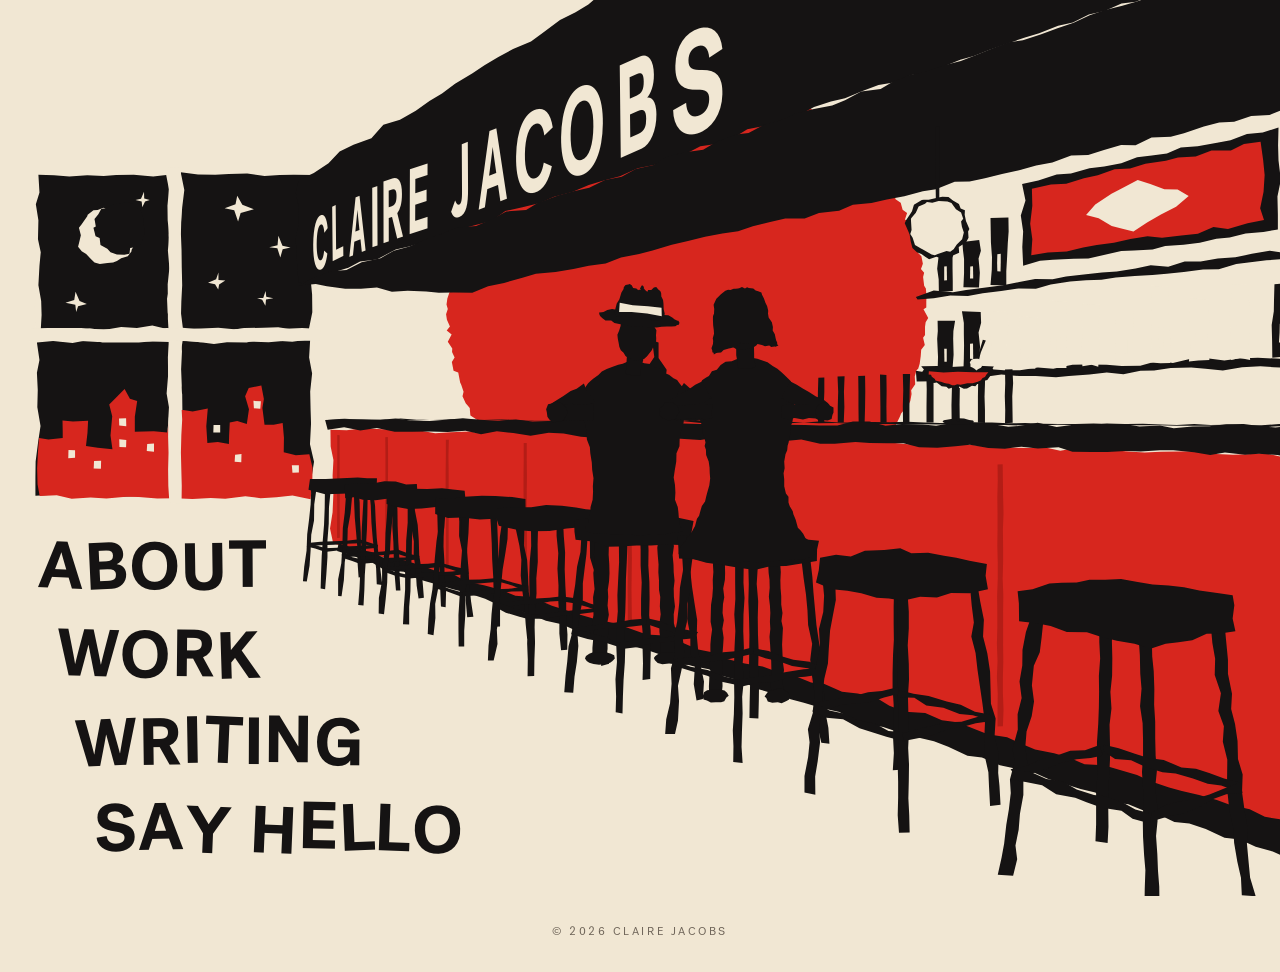
<file: index.html>
<!DOCTYPE html>
<html lang="en">
<head>
<meta charset="UTF-8">
<meta name="viewport" content="width=device-width, initial-scale=1.0">
<title>Claire Jacobs</title>
<meta name="description" content="Claire Jacobs — about me, my work, my writing, and how to get in touch.">
<link rel="icon" href="data:image/svg+xml,%3Csvg xmlns='http://www.w3.org/2000/svg' viewBox='0 0 100 100'%3E%3Ctext y='.9em' font-size='90'%3E%F0%9F%8D%B8%3C/text%3E%3C/svg%3E">
<link rel="stylesheet" href="style.css?v=10">
</head>
<body>

<h1 class="visually-hidden">Claire Jacobs</h1>

<main class="poster">
  <div class="stage">
    <nav class="menu" aria-label="Main">
      <ul>
        <li style="--i:0"><a class="menu-item" href="about.html"><span class="cut" aria-hidden="true"><span style="--r:2.5deg;--y:-0.010em">A</span><span style="--r:-2.7deg;--y:-0.002em">B</span><span style="--r:0.3deg;--y:-0.005em">O</span><span style="--r:-0.8deg;--y:0.017em">U</span><span style="--r:-0.3deg;--y:-0.027em">T</span></span><span class="visually-hidden">About</span></a></li>
        <li style="--i:1"><a class="menu-item" href="work.html"><span class="cut" aria-hidden="true"><span style="--r:1.6deg;--y:-0.018em">W</span><span style="--r:-1.1deg;--y:0.012em">O</span><span style="--r:0.6deg;--y:-0.006em">R</span><span style="--r:-1.8deg;--y:0.022em">K</span></span><span class="visually-hidden">Work</span></a></li>
        <li style="--i:2"><a class="menu-item" href="writing.html"><span class="cut" aria-hidden="true"><span style="--r:-2.6deg;--y:0.030em">W</span><span style="--r:-0.8deg;--y:0.009em">R</span><span style="--r:-1.0deg;--y:-0.021em">I</span><span style="--r:2.6deg;--y:-0.009em">T</span><span style="--r:0.2deg;--y:-0.005em">I</span><span style="--r:0.4deg;--y:-0.033em">N</span><span style="--r:0.4deg;--y:0.025em">G</span></span><span class="visually-hidden">Writing</span></a></li>
        <li style="--i:3"><a class="menu-item" href="contact.html"><span class="cut" aria-hidden="true"><span style="--r:-0.5deg;--y:-0.003em">S</span><span style="--r:-1.2deg;--y:-0.021em">A</span><span style="--r:2.4deg;--y:0.025em">Y</span><span class="sp"> </span><span style="--r:2.4deg;--y:0.028em">H</span><span style="--r:1.1deg;--y:-0.033em">E</span><span style="--r:-2.3deg;--y:-0.009em">L</span><span style="--r:2.1deg;--y:-0.005em">L</span><span style="--r:-2.6deg;--y:0.025em">O</span></span><span class="visually-hidden">Say hello</span></a></li>
      </ul>
    </nav>
  <svg class="room" viewBox="0 30 600 420" xmlns="http://www.w3.org/2000/svg" role="img" aria-label="A bar drawn in the style of a Saul Bass poster, with CLAIRE JACOBS painted on the canopy like a bar sign. A couple sits at the bar against a red sun, a night city shows through the window, and now and then a bartender comes out to shake a cocktail.">
    <g class="scene" aria-hidden="true"><rect width="600" height="450" fill="#f1e7d3"/><path d="M18.1 113.6L25.9 113.6L33.8 113.5L42.1 113.5L50.2 113.4L58.1 113.6L66.1 113.3L74.0 113.4L82.2 113.4L90.1 113.6L97.9 113.3L106.1 113.4L113.9 113.3L122.0 113.7L129.9 113.3L138.1 113.4L146.0 113.7L145.9 110.5L137.9 110.7L130.1 110.7L122.0 110.6L114.1 110.3L106.1 110.5L97.9 110.6L90.0 110.3L82.2 110.4L73.9 110.7L65.9 110.4L58.1 110.4L50.2 110.3L41.9 110.6L33.9 110.6L25.8 110.3L18.1 110.5Z" fill="#f1e7d3" fill-rule="evenodd"/><path d="M144.4 112.2L144.3 120.0L144.7 127.7L144.5 135.8L144.6 143.6L144.7 151.6L144.5 159.2L144.4 167.3L144.4 175.1L144.6 182.9L144.3 190.9L144.6 198.9L144.5 206.6L144.4 214.8L144.4 222.6L144.6 230.3L144.6 238.5L144.5 246.0L144.4 254.1L144.3 262.0L147.7 261.9L147.6 253.9L147.6 246.0L147.5 238.5L147.4 230.5L147.3 222.5L147.6 214.5L147.6 206.6L147.4 199.0L147.6 190.9L147.6 182.9L147.5 175.2L147.3 167.1L147.4 159.3L147.6 151.7L147.5 143.7L147.6 135.6L147.3 127.7L147.3 119.8L147.7 112.0Z" fill="#f1e7d3" fill-rule="evenodd"/><path d="M145.8 260.6L138.0 260.4L130.2 260.6L122.2 260.4L113.9 260.6L105.9 260.4L98.1 260.3L90.1 260.5L81.9 260.4L74.1 260.6L66.0 260.5L58.1 260.5L50.0 260.4L41.8 260.4L34.0 260.3L26.0 260.5L18.0 260.5L18.0 263.4L25.9 263.5L34.0 263.6L41.9 263.4L50.1 263.3L57.9 263.6L65.8 263.3L74.2 263.3L82.0 263.5L89.8 263.4L98.2 263.5L105.8 263.5L114.1 263.6L122.0 263.4L129.9 263.7L138.2 263.5L145.8 263.6Z" fill="#f1e7d3" fill-rule="evenodd"/><path d="M19.5 261.9L19.3 254.1L19.7 246.2L19.4 238.2L19.7 230.3L19.6 222.6L19.5 214.4L19.5 206.9L19.3 199.0L19.5 191.0L19.5 183.0L19.6 175.3L19.4 167.2L19.3 159.3L19.6 151.5L19.6 143.8L19.5 135.7L19.3 127.6L19.5 119.9L19.5 112.1L16.5 111.8L16.5 120.1L16.3 127.6L16.4 135.8L16.7 143.7L16.5 151.3L16.6 159.3L16.7 167.3L16.3 175.2L16.7 183.2L16.5 190.8L16.6 198.9L16.6 206.6L16.5 214.6L16.5 222.5L16.4 230.3L16.5 238.3L16.4 246.1L16.5 254.2L16.5 261.9Z" fill="#f1e7d3" fill-rule="evenodd"/><path d="M80.4 112.1L80.4 120.0L80.5 127.6L80.5 135.8L80.3 143.7L80.5 151.6L80.5 159.3L80.6 167.3L80.4 175.0L80.3 183.0L80.6 190.9L80.6 198.6L80.6 206.6L80.5 214.7L80.5 222.4L80.4 230.5L80.5 238.4L80.4 246.1L80.4 254.1L80.7 262.1L83.5 262.1L83.7 254.0L83.4 246.2L83.3 238.3L83.3 230.2L83.6 222.7L83.5 214.6L83.7 206.6L83.4 198.9L83.4 191.0L83.4 182.9L83.7 175.2L83.6 167.4L83.5 159.4L83.4 151.4L83.6 143.8L83.7 135.5L83.6 127.6L83.3 120.0L83.7 112.1Z" fill="#f1e7d3" fill-rule="evenodd"/><path d="M18.0 188.5L26.0 188.5L34.2 188.3L41.9 188.5L50.2 188.4L58.1 188.7L65.8 188.6L74.1 188.6L82.0 188.4L89.9 188.5L97.9 188.5L106.1 188.4L114.1 188.4L122.1 188.6L130.0 188.4L137.9 188.3L146.1 188.7L145.8 185.7L137.9 185.5L129.9 185.5L122.0 185.3L113.8 185.3L105.9 185.5L97.9 185.5L90.0 185.7L81.9 185.7L74.1 185.7L66.0 185.5L58.0 185.7L49.9 185.7L41.9 185.4L33.9 185.4L26.0 185.3L18.0 185.5Z" fill="#f1e7d3" fill-rule="evenodd"/><path d="M18.0 111.9L25.3 112.1L32.5 112.7L40.9 112.2L48.6 112.5L54.5 112.0L62.7 111.9L71.8 112.7L77.9 112.0L79.2 118.7L78.5 126.5L78.6 133.2L79.3 140.3L78.7 147.4L79.3 154.5L79.8 162.1L78.3 170.0L78.6 176.5L80.2 184.7L71.4 182.6L64.2 183.8L56.8 183.3L48.6 184.7L42.1 184.0L34.1 184.9L26.7 184.2L19.1 184.7L19.5 177.7L19.3 171.1L18.0 163.7L18.5 154.6L19.1 148.2L17.8 142.2L18.0 133.2L16.8 125.8L18.5 120.2Z" fill="#151313" fill-rule="evenodd"/><path d="M84.7 110.7L92.8 111.8L100.9 111.9L107.3 111.6L115.9 111.3L124.0 112.5L131.1 112.0L137.7 111.9L147.1 112.0L145.4 120.0L145.4 128.8L145.2 136.2L145.4 144.3L145.9 153.0L145.5 159.9L146.3 168.1L146.4 176.4L144.6 185.1L137.2 184.4L130.4 183.4L123.4 183.6L114.5 183.8L106.5 184.9L98.9 184.8L92.0 184.3L85.7 183.6L84.6 174.8L84.7 168.0L85.0 159.0L83.9 152.1L84.2 144.8L84.8 134.6L85.4 127.3L86.4 119.1Z" fill="#151313" fill-rule="evenodd"/><path d="M17.3 190.6L24.9 189.8L34.0 190.8L42.1 189.2L48.0 190.6L56.2 190.5L65.1 190.5L71.5 190.0L79.3 190.3L78.7 197.4L78.8 205.9L78.1 214.5L79.5 222.6L78.6 230.9L78.5 238.9L78.1 245.9L79.4 255.3L79.5 262.8L70.2 261.6L63.9 262.5L54.7 263.0L48.2 262.0L41.2 262.1L32.1 260.8L24.5 261.9L16.6 262.4L16.6 253.9L16.7 246.3L17.9 237.0L19.0 229.7L17.5 220.9L17.7 212.8L17.3 204.7L18.5 198.7Z" fill="#151313" fill-rule="evenodd"/><path d="M85.6 189.9L91.3 190.1L100.3 191.2L106.4 190.4L115.6 190.5L122.4 189.0L131.4 189.8L137.0 190.2L145.4 189.0L144.9 197.6L146.3 205.1L145.4 213.5L145.6 222.4L145.8 228.5L145.3 238.3L147.2 246.5L145.9 254.6L147.5 260.9L138.7 261.4L131.8 260.7L123.0 262.4L115.6 261.3L107.2 262.7L100.1 261.9L94.2 263.3L84.7 262.9L86.0 253.8L85.6 247.3L85.0 238.8L84.4 230.7L85.5 222.8L85.4 214.8L83.9 206.0L84.1 199.5Z" fill="#151313" fill-rule="evenodd"/><path d="M62.0 142.0L63.7 143.7L61.7 147.1L61.6 147.9L59.9 150.1L56.8 151.1L54.8 152.4L53.0 153.0L50.4 153.3L46.8 153.7L44.3 153.0L42.6 151.4L40.4 149.1L38.3 147.8L36.6 145.7L37.3 142.9L37.9 140.3L37.0 136.7L38.2 135.2L40.9 131.4L41.1 130.7L43.8 128.5L45.8 128.4L48.4 127.4L51.2 128.4L53.9 128.9L57.0 130.0L57.9 131.8L61.4 132.6L62.3 135.4L62.2 137.5Z" fill="#f1e7d3" fill-rule="evenodd"/><path d="M67.4 135.6L67.9 138.4L67.3 141.3L65.9 144.8L64.0 145.8L61.0 146.3L60.7 149.0L58.3 149.4L54.8 149.3L51.8 148.2L50.3 146.6L47.1 144.9L46.7 141.6L44.8 140.7L43.8 136.8L44.9 136.2L44.3 132.7L46.1 130.4L47.5 127.8L49.1 127.7L53.0 125.9L54.4 125.5L56.3 125.6L59.1 124.7L62.9 125.6L64.7 127.9L65.7 128.4L67.0 130.5L67.1 134.6Z" fill="#151313" fill-rule="evenodd"/><path d="M111.2 121.8L113.6 126.0L119.0 128.1L112.8 129.9L111.6 133.8L109.8 128.6L105.3 127.6L110.4 125.7Z" fill="#f1e7d3" fill-rule="evenodd"/><path d="M130.5 140.5L132.4 145.2L136.2 146.0L132.5 146.8L131.4 150.7L130.0 146.4L126.2 145.9L130.1 145.0Z" fill="#f1e7d3" fill-rule="evenodd"/><path d="M102.4 157.7L102.4 161.2L105.6 161.5L102.7 163.4L102.3 165.7L100.8 163.2L97.5 162.5L101.3 160.9Z" fill="#f1e7d3" fill-rule="evenodd"/><path d="M35.4 166.7L37.3 171.1L40.7 172.5L36.6 173.5L35.7 176.3L35.3 172.8L30.7 171.9L34.8 170.6Z" fill="#f1e7d3" fill-rule="evenodd"/><path d="M124.5 166.4L124.8 169.1L128.1 169.8L124.7 170.4L124.4 173.3L122.9 170.5L120.5 169.7L123.4 169.7Z" fill="#f1e7d3" fill-rule="evenodd"/><path d="M67.5 119.9L67.6 123.0L70.2 123.8L68.0 124.4L66.7 127.1L66.4 124.4L63.5 123.7L66.1 123.2Z" fill="#f1e7d3" fill-rule="evenodd"/><path d="M18.6 262.5L17.6 257.0L17.4 249.5L17.8 241.9L18.3 235.3L22.7 236.0L29.4 235.3L29.4 232.5L29.3 227.1L34.2 227.6L41.3 227.2L41.0 233.0L40.3 239.1L45.8 239.9L52.7 240.6L51.8 234.1L52.6 225.1L51.2 219.6L54.0 216.8L58.4 212.4L60.9 216.9L64.3 218.0L63.2 225.4L63.2 232.4L72.1 232.2L78.4 232.7L79.4 226.8L79.7 222.3L85.9 222.2L90.3 222.9L97.4 221.5L96.7 229.8L97.2 237.7L102.1 237.2L107.3 238.1L107.4 234.1L107.7 228.0L111.2 227.3L115.7 228.8L116.7 221.8L114.9 215.7L116.6 211.9L122.5 210.7L123.7 217.0L123.0 221.2L124.0 229.1L128.3 229.1L132.5 228.3L133.1 235.2L133.0 242.0L138.7 243.4L145.0 242.9L146.5 249.2L146.4 255.4L145.6 264.0L137.1 262.3L129.6 263.1L122.2 263.5L115.0 262.6L105.6 263.8L98.8 263.4L90.2 263.9L82.3 263.6L73.7 263.7L65.1 263.0L59.0 262.8L49.9 263.7L42.5 263.2L33.6 263.8L26.6 262.2Z" fill="#d7261e" fill-rule="evenodd"/><path d="M32.1 240.9L35.2 241.0L35.2 244.6L32.0 244.8Z" fill="#f1e7d3" fill-rule="evenodd"/><path d="M44.1 246.1L47.4 246.0L47.3 249.7L43.9 249.6Z" fill="#f1e7d3" fill-rule="evenodd"/><path d="M55.8 226.2L59.1 226.1L59.2 229.8L55.9 229.5Z" fill="#f1e7d3" fill-rule="evenodd"/><path d="M55.9 235.9L59.2 236.2L59.1 239.6L56.0 239.5Z" fill="#f1e7d3" fill-rule="evenodd"/><path d="M69.0 238.1L72.2 237.9L72.2 241.8L68.8 241.4Z" fill="#f1e7d3" fill-rule="evenodd"/><path d="M100.1 229.2L103.2 229.2L103.2 232.7L100.0 232.7Z" fill="#f1e7d3" fill-rule="evenodd"/><path d="M110.2 243.2L113.2 242.8L113.1 246.7L110.0 246.4Z" fill="#f1e7d3" fill-rule="evenodd"/><path d="M118.8 217.9L122.3 218.1L122.0 221.6L119.0 221.4Z" fill="#f1e7d3" fill-rule="evenodd"/><path d="M136.8 248.1L140.1 248.1L140.1 251.5L137.1 251.6Z" fill="#f1e7d3" fill-rule="evenodd"/><path d="M78.9 108.3L84.7 108.4L85.0 115.9L85.2 123.9L85.0 131.6L84.8 139.7L85.1 147.2L85.2 155.4L85.4 163.7L85.0 171.5L84.8 179.5L84.6 186.6L85.3 194.7L84.9 203.1L85.2 210.7L85.0 218.7L85.4 226.8L85.0 234.0L84.8 242.2L85.0 250.3L85.2 257.7L85.1 266.4L79.4 265.7L78.9 257.8L78.8 250.1L79.0 242.2L78.8 234.7L78.9 226.2L79.3 219.0L78.8 210.8L78.8 202.9L79.0 195.0L79.1 186.6L78.7 179.5L78.7 171.6L78.6 163.3L79.4 155.6L79.3 147.3L79.0 140.0L79.3 131.8L79.2 124.0L79.1 116.0Z" fill="#f1e7d3" fill-rule="evenodd"/><path d="M14.1 184.0L22.4 183.8L30.1 183.8L38.0 183.8L45.8 184.3L53.8 184.3L61.8 184.4L70.1 184.3L78.2 183.8L86.1 184.1L94.2 184.0L102.3 183.6L109.7 184.3L117.8 183.9L126.1 184.1L133.8 184.1L141.6 183.8L150.4 184.2L149.9 189.7L142.2 189.7L134.0 189.7L125.9 190.4L118.2 190.2L109.6 190.0L102.2 189.9L93.8 190.4L86.3 189.7L77.8 190.0L69.9 190.1L62.0 189.7L53.6 189.6L45.9 190.3L37.9 189.9L29.8 190.0L22.1 189.6L13.7 190.0Z" fill="#f1e7d3" fill-rule="evenodd"/><path d="M432.9 175.0L435.1 179.1L433.9 181.0L433.6 183.2L433.6 187.0L432.7 188.3L433.5 191.7L431.8 193.9L431.6 196.9L431.1 200.5L430.4 202.8L429.6 203.6L428.8 206.5L429.0 210.1L427.1 212.9L427.3 214.7L426.7 218.0L425.6 220.3L425.0 220.7L422.4 223.8L421.8 225.3L419.8 229.4L419.2 230.9L418.2 234.3L417.3 236.0L415.1 237.4L413.1 239.1L413.4 241.6L410.2 244.4L408.9 245.1L408.0 249.2L406.0 250.9L404.5 253.1L401.5 254.1L400.8 256.8L399.7 258.5L396.9 260.5L395.8 261.3L393.4 261.7L390.7 264.1L389.1 266.2L387.0 268.7L384.4 269.8L381.9 270.8L380.4 272.0L377.2 272.6L374.2 273.4L374.0 276.5L371.0 275.8L368.6 278.2L366.4 280.2L363.0 281.1L361.4 281.7L358.9 282.6L355.3 283.8L353.6 283.6L350.3 283.9L347.9 285.5L346.8 285.9L343.8 287.1L341.1 286.9L339.3 286.8L335.1 287.4L333.8 288.3L329.8 287.8L327.8 287.9L324.5 287.4L322.5 287.9L319.3 286.8L316.7 286.8L313.9 288.6L313.3 286.6L308.9 287.1L307.0 287.5L304.1 286.3L302.5 286.7L300.0 285.7L297.4 284.9L294.3 284.0L291.7 284.4L288.2 282.5L287.4 283.0L284.8 281.3L281.4 281.5L278.7 279.2L276.8 279.3L274.3 278.5L272.3 276.1L269.4 275.2L267.0 274.7L265.4 273.7L263.8 271.2L260.7 270.3L259.6 268.5L256.8 266.1L254.8 265.0L252.6 264.5L250.0 261.6L247.4 260.8L246.9 259.7L244.0 256.2L241.6 255.5L241.7 253.7L239.7 252.2L236.6 250.3L235.1 247.3L233.7 245.7L232.9 243.4L231.3 241.3L229.5 238.3L228.6 236.6L225.6 234.9L225.0 232.3L223.9 230.8L223.6 226.8L220.5 224.8L220.3 222.7L220.2 221.3L218.3 219.0L216.8 215.7L217.3 213.6L216.2 210.4L215.7 209.3L214.8 204.6L212.6 203.8L211.8 199.7L213.1 197.6L211.9 195.0L212.0 193.4L209.9 190.2L211.7 186.8L209.4 184.9L210.9 183.0L209.5 179.9L209.1 177.3L209.9 174.8L209.3 172.7L209.7 169.9L211.1 165.8L209.9 164.7L211.8 161.1L212.1 159.4L211.3 155.5L211.3 155.0L213.2 150.8L213.4 147.8L214.1 146.1L215.4 143.0L216.1 140.5L215.8 138.1L218.1 135.3L217.1 134.9L220.2 131.4L220.5 129.6L220.7 126.8L221.6 124.6L224.3 122.9L224.1 120.0L226.2 116.5L228.8 114.8L228.5 112.7L230.4 111.7L233.1 109.7L234.5 107.3L236.4 105.1L237.7 103.2L238.5 100.6L241.1 98.5L242.0 97.0L244.7 95.6L246.2 93.9L247.7 92.2L250.3 89.8L252.1 89.0L253.5 86.8L256.6 85.5L258.9 82.7L260.6 83.2L263.5 80.8L265.7 79.0L268.6 77.1L270.4 76.8L271.5 75.7L273.9 75.4L278.0 73.6L280.3 71.7L281.7 70.7L283.1 71.0L287.2 69.1L288.0 68.9L292.0 67.8L294.3 68.5L296.2 67.0L299.7 65.9L300.9 66.1L303.5 65.5L306.9 65.4L310.3 65.2L312.4 65.1L314.9 64.8L317.7 64.4L320.3 64.4L323.3 64.5L326.1 64.9L328.3 64.4L329.7 63.8L334.2 63.9L336.6 63.8L338.9 65.2L341.6 65.1L342.7 65.7L346.5 66.9L348.2 66.3L350.7 68.9L352.7 67.8L355.5 69.9L357.4 70.6L359.9 72.1L363.5 73.1L366.2 72.7L368.9 73.5L370.4 75.5L373.6 76.4L375.9 77.2L377.9 78.2L378.9 79.9L381.5 82.1L383.5 82.5L385.5 84.0L389.6 86.8L390.8 88.0L393.5 88.0L394.0 90.1L396.5 92.4L397.8 94.2L400.2 95.0L401.2 98.3L404.0 99.4L404.8 101.7L408.2 104.6L409.4 106.3L412.0 108.9L412.1 110.8L414.7 112.8L416.4 114.7L417.3 116.0L417.8 119.4L419.2 121.5L419.8 123.4L422.2 125.0L423.1 128.3L425.2 129.8L424.2 132.9L426.2 134.1L426.2 137.3L427.3 140.4L429.4 143.2L430.3 145.7L430.3 148.5L431.9 150.1L432.6 153.6L431.7 156.1L433.2 157.8L432.7 159.9L433.2 164.0L434.0 165.2L434.3 168.7L434.2 171.3L434.2 174.1Z" fill="#d7261e" fill-rule="evenodd"/><path d="M812.0 189.2L805.9 188.1L796.8 189.8L789.7 189.6L780.9 190.9L774.2 189.4L765.5 190.0L757.3 190.8L749.3 191.0L741.6 191.8L734.0 191.0L724.5 193.1L716.3 193.3L708.9 193.3L701.0 194.0L692.7 192.8L685.3 194.2L676.5 195.4L668.4 194.9L661.5 194.2L654.2 196.3L645.9 194.6L636.8 196.2L628.9 195.9L621.4 195.9L612.7 197.0L606.1 198.4L598.0 198.1L589.6 197.7L580.8 198.0L573.9 199.0L566.7 198.1L557.2 198.4L549.8 200.2L542.9 199.1L534.5 201.5L525.8 201.6L518.7 201.0L508.9 200.9L502.7 201.0L493.7 202.8L486.5 202.3L478.1 203.5L470.6 203.5L461.6 202.8L455.2 204.6L445.9 204.2L438.5 205.3L429.3 203.8L429.7 208.8L439.0 208.7L446.8 207.2L453.8 206.8L461.2 206.7L469.4 205.6L477.7 206.3L485.5 206.2L495.0 206.8L501.0 206.3L510.7 205.5L518.8 204.6L526.6 205.4L534.6 203.8L541.0 203.7L548.8 202.5L558.4 202.3L565.1 202.9L573.2 203.7L582.2 202.1L590.8 201.7L597.1 202.1L605.6 202.6L614.3 200.2L622.4 202.0L630.2 199.6L637.5 199.8L645.5 199.1L652.7 200.6L660.6 198.7L669.6 200.2L677.3 199.9L686.4 198.3L692.2 197.3L701.2 199.2L710.1 197.8L717.3 198.0L725.9 197.0L732.2 197.4L740.4 195.9L749.1 196.5L756.0 195.5L766.2 196.0L773.7 196.4L781.5 195.1L789.8 194.9L797.6 194.4L804.0 195.1L812.1 193.2Z" fill="#151313" fill-rule="evenodd"/><path d="M787.2 142.6L796.2 142.2L795.8 147.4L795.8 151.7L797.2 159.0L798.3 166.8L797.5 174.9L798.0 181.6L797.8 189.3L791.1 190.2L785.2 189.9L785.5 182.3L786.2 175.2L785.2 167.6L785.7 160.0L788.6 152.8L787.9 147.5Z" fill="#151313" fill-rule="evenodd"/><path d="M788.1 168.4L795.2 168.4L794.7 174.2L794.9 180.0L788.4 180.1L788.9 174.5Z" fill="#f1e7d3" fill-rule="evenodd"/><path d="M754.0 152.7L761.7 152.4L761.2 159.5L764.2 165.9L764.0 172.7L763.3 178.9L763.1 185.5L763.9 190.7L758.1 191.3L751.8 191.2L751.9 184.2L751.8 178.4L751.4 171.9L752.1 166.5L753.7 159.3Z" fill="#151313" fill-rule="evenodd"/><path d="M755.2 173.5L760.6 173.2L760.6 178.4L760.6 183.4L754.9 183.6L755.0 178.2Z" fill="#f1e7d3" fill-rule="evenodd"/><path d="M722.5 145.2L731.0 145.2L731.4 149.3L730.2 154.3L731.9 161.4L732.3 168.8L732.6 177.9L732.7 185.5L731.8 192.5L726.4 192.8L721.4 191.5L720.5 185.5L721.5 177.5L721.5 169.5L721.7 162.3L722.7 154.7L723.2 150.1Z" fill="#151313" fill-rule="evenodd"/><path d="M723.8 170.9L729.8 170.9L729.3 176.8L729.8 182.8L724.0 182.7L724.1 176.8Z" fill="#f1e7d3" fill-rule="evenodd"/><path d="M693.7 160.5L702.6 160.0L702.1 166.4L703.2 172.4L703.5 180.1L703.9 186.8L703.7 193.4L698.4 194.0L692.4 192.9L692.1 187.0L692.6 179.8L693.2 172.3L693.7 167.0Z" fill="#151313" fill-rule="evenodd"/><path d="M695.5 177.9L700.4 178.4L700.2 182.4L700.5 186.6L695.5 186.9L695.2 182.3Z" fill="#f1e7d3" fill-rule="evenodd"/><path d="M667.4 157.9L674.9 157.4L675.5 164.4L676.3 170.5L676.8 179.3L676.6 186.7L676.0 194.6L671.7 194.3L666.6 194.7L665.6 186.8L666.5 179.4L666.7 171.3L666.6 164.8Z" fill="#151313" fill-rule="evenodd"/><path d="M669.1 177.7L673.3 177.2L673.7 182.2L673.3 187.2L668.7 187.4L668.8 182.4Z" fill="#f1e7d3" fill-rule="evenodd"/><path d="M642.8 156.3L650.7 155.7L650.2 164.4L652.0 170.0L651.2 176.9L650.8 183.1L652.0 189.1L651.6 195.3L646.7 195.3L640.8 195.1L641.0 189.6L641.3 183.0L640.8 177.0L641.7 170.2L641.9 163.7Z" fill="#151313" fill-rule="evenodd"/><path d="M644.3 177.6L648.2 177.5L648.7 182.6L648.5 188.0L644.3 188.0L644.4 182.3Z" fill="#f1e7d3" fill-rule="evenodd"/><path d="M618.5 166.4L627.4 165.5L627.8 171.5L628.7 177.5L628.7 183.0L627.5 190.0L628.4 196.7L623.2 196.6L618.2 196.8L618.5 190.4L618.5 183.5L618.1 176.6L619.8 172.0Z" fill="#151313" fill-rule="evenodd"/><path d="M621.0 182.6L625.3 182.3L625.0 186.2L625.1 190.4L621.1 190.5L621.2 186.7Z" fill="#f1e7d3" fill-rule="evenodd"/><path d="M597.4 163.2L606.0 162.4L605.5 169.6L605.6 175.9L605.7 183.1L605.8 190.3L605.6 198.1L601.3 197.2L596.4 197.7L596.3 189.8L596.1 182.3L597.1 175.9L597.2 170.4Z" fill="#151313" fill-rule="evenodd"/><path d="M599.9 181.7L603.1 181.7L603.0 185.9L603.3 190.5L599.5 190.5L599.8 186.0Z" fill="#f1e7d3" fill-rule="evenodd"/><path d="M577.5 163.3L585.3 163.5L585.4 170.8L586.2 175.9L585.7 183.5L585.4 191.5L586.0 198.7L581.2 197.8L577.1 198.7L576.3 191.2L576.9 183.4L576.2 175.8L577.1 171.2Z" fill="#f1e7d3" fill-rule="evenodd"/><path d="M579.7 182.3L582.8 182.5L582.7 186.9L582.7 191.6L579.6 191.7L579.6 187.0Z" fill="#f1e7d3" fill-rule="evenodd"/><path d="M558.2 169.6L566.4 170.5L566.6 176.3L566.9 180.7L566.1 187.4L566.7 193.0L566.9 198.8L561.7 199.0L557.3 199.4L557.9 193.2L557.8 186.8L557.5 180.0L557.7 175.5Z" fill="#f1e7d3" fill-rule="evenodd"/><path d="M560.4 185.7L563.6 185.7L563.4 193.4L560.6 193.4Z" fill="#f1e7d3" fill-rule="evenodd"/><path d="M539.8 163.9L547.7 164.5L547.9 171.1L547.9 176.9L548.4 185.1L548.9 192.9L548.5 200.1L544.0 200.3L539.4 199.9L539.9 191.8L540.0 184.8L539.9 176.7L539.5 171.0Z" fill="#f1e7d3" fill-rule="evenodd"/><path d="M542.8 183.4L545.6 183.5L545.4 188.0L545.3 192.7L542.6 192.9L542.9 188.3Z" fill="#f1e7d3" fill-rule="evenodd"/><path d="M522.8 174.9L531.2 174.8L531.5 180.4L531.4 184.8L531.0 189.8L531.4 195.0L531.8 200.6L527.5 200.9L522.9 200.2L522.7 195.6L523.0 189.9L523.3 184.7L522.8 180.5Z" fill="#f1e7d3" fill-rule="evenodd"/><path d="M526.1 189.0L528.5 188.9L528.5 195.8L526.1 195.5Z" fill="#f1e7d3" fill-rule="evenodd"/><path d="M507.4 172.4L515.5 172.8L515.2 178.6L514.9 182.9L515.2 188.8L515.4 194.9L514.8 201.9L511.7 201.0L507.4 201.7L506.7 195.0L507.2 188.9L507.6 183.5L506.7 178.3Z" fill="#f1e7d3" fill-rule="evenodd"/><path d="M510.1 188.1L512.4 188.1L512.4 195.8L510.0 195.5Z" fill="#f1e7d3" fill-rule="evenodd"/><path d="M492.2 171.0L499.9 171.4L500.1 177.0L500.6 181.9L500.0 188.5L499.8 195.7L499.9 202.5L492.6 202.5L492.1 195.1L492.3 188.6L492.2 182.8L491.7 177.4Z" fill="#f1e7d3" fill-rule="evenodd"/><path d="M495.3 187.7L497.2 187.7L497.1 191.8L497.3 195.8L495.2 196.0L495.2 191.7Z" fill="#f1e7d3" fill-rule="evenodd"/><path d="M478.1 178.3L486.3 178.9L485.6 183.6L485.8 187.3L486.3 194.7L485.3 202.9L478.3 202.5L478.5 194.5L477.5 186.6L477.5 183.4Z" fill="#f1e7d3" fill-rule="evenodd"/><path d="M480.9 191.5L482.7 191.5L482.8 197.7L480.9 197.9Z" fill="#f1e7d3" fill-rule="evenodd"/><path d="M464.3 175.9L472.0 176.2L472.7 180.8L472.4 185.9L471.6 192.0L472.4 197.3L471.6 202.9L464.3 202.9L464.6 197.3L464.6 191.6L464.3 185.7L464.4 181.7Z" fill="#f1e7d3" fill-rule="evenodd"/><path d="M467.5 190.6L469.2 190.5L469.1 197.6L467.6 197.7Z" fill="#f1e7d3" fill-rule="evenodd"/><path d="M450.9 175.9L459.7 176.2L459.9 181.3L458.7 185.9L459.4 192.4L459.0 198.4L459.2 203.4L451.6 203.7L451.8 197.9L451.9 191.8L451.8 186.5L451.8 181.4Z" fill="#151313" fill-rule="evenodd"/><path d="M454.7 191.1L456.1 191.0L456.2 198.3L454.7 198.2Z" fill="#f1e7d3" fill-rule="evenodd"/><path d="M439.5 180.3L447.7 180.4L446.9 185.2L446.8 188.8L447.0 196.3L446.4 203.9L439.5 204.4L439.7 197.4L439.3 188.8L439.6 185.1Z" fill="#151313" fill-rule="evenodd"/><path d="M442.6 193.5L443.8 193.5L443.8 199.6L442.7 199.6Z" fill="#f1e7d3" fill-rule="evenodd"/><path d="M813.2 123.0L804.7 123.5L796.5 122.7L789.4 125.3L782.0 125.6L772.9 127.0L765.0 126.9L758.8 129.7L750.0 129.6L743.3 130.7L735.1 131.7L726.5 132.1L719.0 133.4L711.5 134.0L702.5 135.2L695.0 135.8L688.1 137.3L680.7 137.3L672.8 138.7L664.0 139.8L657.6 139.9L648.4 140.9L640.1 143.0L632.8 144.4L624.8 145.3L618.8 144.7L609.4 146.7L601.1 148.4L595.1 147.5L586.8 149.0L579.1 150.6L570.8 151.2L562.8 152.6L555.3 152.6L547.6 155.0L539.4 154.3L532.3 155.9L523.5 157.3L516.5 157.7L508.0 158.7L499.7 159.6L493.4 160.9L485.2 160.8L477.8 162.2L470.1 163.7L461.2 164.9L452.9 165.9L446.7 167.0L437.7 166.2L429.3 169.2L430.1 170.4L437.7 169.8L445.5 168.5L453.7 168.7L460.7 167.5L469.3 166.4L477.6 165.2L485.6 165.4L492.5 163.4L501.6 162.0L509.1 161.4L516.3 161.1L523.0 160.1L531.9 159.4L540.2 158.9L546.9 158.3L554.9 157.5L563.9 156.3L571.3 156.2L579.5 153.7L586.1 152.9L593.7 152.0L602.6 151.4L610.2 150.3L618.4 149.0L625.4 149.9L633.7 148.4L642.0 146.0L648.4 147.3L656.8 146.2L663.9 143.5L672.2 144.7L680.5 141.7L687.3 142.1L695.9 139.8L704.4 139.8L710.5 138.0L718.5 138.0L727.9 136.2L735.6 136.1L741.6 136.1L751.3 134.3L757.2 134.1L767.1 133.0L775.0 130.9L782.2 131.1L788.8 129.6L796.3 129.7L804.2 129.5L813.3 127.9Z" fill="#151313" fill-rule="evenodd"/><path d="M786.9 87.6L795.7 87.8L795.5 94.0L798.2 100.3L797.7 108.8L798.1 116.2L798.2 124.0L790.9 123.8L785.2 124.8L785.1 116.1L784.8 108.8L785.7 100.3L787.9 95.2Z" fill="#151313" fill-rule="evenodd"/><path d="M788.9 107.1L794.5 107.4L794.6 111.9L795.0 117.4L788.5 116.7L788.8 112.6Z" fill="#f1e7d3" fill-rule="evenodd"/><path d="M753.6 87.3L761.4 86.7L762.0 91.3L761.3 95.5L763.7 101.5L763.7 108.0L763.4 114.7L763.6 121.1L763.2 128.6L757.5 128.4L752.1 129.0L752.3 122.4L752.2 114.8L751.9 108.6L751.8 101.2L754.4 95.2L754.1 91.7Z" fill="#151313" fill-rule="evenodd"/><path d="M754.8 109.1L761.3 109.6L760.5 115.1L761.2 120.6L754.9 120.7L754.7 115.3Z" fill="#f1e7d3" fill-rule="evenodd"/><path d="M723.4 88.9L730.7 87.5L731.6 92.5L731.2 96.4L731.8 104.7L731.7 111.6L732.5 117.4L732.9 125.2L733.2 132.9L726.3 133.0L721.0 132.6L721.6 125.5L721.1 118.3L721.8 110.9L720.9 104.4L722.7 97.1L722.0 91.8Z" fill="#151313" fill-rule="evenodd"/><path d="M723.7 112.2L729.4 111.8L729.3 117.5L729.6 123.2L724.4 123.2L724.1 118.1Z" fill="#f1e7d3" fill-rule="evenodd"/><path d="M693.9 100.8L702.5 101.0L702.1 108.7L704.0 114.1L703.6 120.7L703.9 128.9L703.0 136.4L698.6 135.5L692.6 136.1L692.6 127.9L692.4 121.2L691.7 113.6L693.9 108.3Z" fill="#151313" fill-rule="evenodd"/><path d="M695.4 120.0L700.5 119.7L700.1 124.2L700.2 129.2L695.8 128.8L695.3 124.8Z" fill="#f1e7d3" fill-rule="evenodd"/><path d="M667.0 100.5L674.9 100.3L675.4 108.4L676.2 115.0L677.2 120.0L677.0 126.1L676.1 132.9L676.2 139.0L670.6 138.4L665.9 138.7L666.2 132.2L665.7 126.7L665.6 121.3L666.6 114.8L666.9 108.9Z" fill="#151313" fill-rule="evenodd"/><path d="M668.8 121.5L673.5 121.1L673.5 126.5L673.4 131.5L668.7 131.3L669.1 126.1Z" fill="#f1e7d3" fill-rule="evenodd"/><path d="M642.8 104.1L649.8 103.4L650.4 111.8L651.0 118.1L652.0 123.1L652.1 129.3L651.3 135.3L651.5 141.5L646.4 141.9L640.6 142.7L641.1 136.2L640.7 129.2L641.0 124.3L641.4 116.9L642.2 111.6Z" fill="#151313" fill-rule="evenodd"/><path d="M644.0 124.7L648.3 124.3L648.4 129.2L648.6 134.5L644.3 134.6L644.1 129.5Z" fill="#f1e7d3" fill-rule="evenodd"/><path d="M619.4 112.5L627.1 112.2L626.5 118.7L627.5 124.4L628.6 130.5L628.1 137.5L628.5 144.4L622.5 144.6L618.5 144.9L618.5 137.6L617.6 131.0L617.9 124.5L618.9 119.7Z" fill="#151313" fill-rule="evenodd"/><path d="M621.1 129.9L624.9 130.1L624.9 134.0L625.0 138.5L621.2 138.4L621.0 134.0Z" fill="#f1e7d3" fill-rule="evenodd"/><path d="M464.3 132.2L472.7 132.0L472.8 138.5L472.4 144.0L472.1 150.2L471.7 157.2L471.7 163.8L464.3 163.6L464.9 156.5L465.0 150.6L464.5 143.7L464.4 138.0Z" fill="#151313" fill-rule="evenodd"/><path d="M467.5 149.2L469.1 149.0L469.1 153.2L469.0 157.3L467.5 157.1L467.4 153.2Z" fill="#f1e7d3" fill-rule="evenodd"/><path d="M451.1 143.4L459.0 142.5L459.8 147.5L458.7 151.2L459.3 157.8L458.9 164.8L451.6 164.7L451.9 158.0L451.9 151.4L451.4 147.3Z" fill="#151313" fill-rule="evenodd"/><path d="M454.8 154.9L456.1 154.8L456.2 160.5L454.7 160.6Z" fill="#f1e7d3" fill-rule="evenodd"/><path d="M439.7 141.5L447.1 141.8L447.6 146.7L446.5 150.8L446.5 155.8L446.6 161.5L446.6 166.4L440.1 166.9L440.0 160.9L439.3 156.0L440.0 149.9L439.3 145.8Z" fill="#151313" fill-rule="evenodd"/><path d="M442.6 154.9L443.8 154.8L443.9 161.4L442.6 161.5Z" fill="#f1e7d3" fill-rule="evenodd"/><path d="M599.3 89.8L591.9 92.1L584.5 92.8L576.8 95.7L570.5 96.9L561.4 98.5L553.5 99.1L547.0 102.0L539.9 102.9L533.0 103.7L525.6 106.5L517.6 108.0L510.7 108.9L502.0 111.3L495.3 111.8L486.7 114.6L479.1 116.3L480.7 124.0L478.5 131.0L479.6 138.5L479.2 145.8L479.6 154.6L487.5 152.2L493.5 151.7L503.2 151.3L510.2 151.2L517.4 149.5L525.6 147.7L531.5 147.4L540.3 146.9L546.2 145.3L554.8 144.7L562.4 143.8L570.2 141.9L576.4 141.3L583.9 139.5L592.2 138.7L599.0 137.6L599.0 130.5L598.8 122.1L600.4 114.3L599.3 105.2L599.1 98.2Z" fill="#151313" fill-rule="evenodd"/><path d="M590.9 96.5L583.1 97.5L577.0 100.5L567.9 100.6L560.5 103.4L552.2 103.8L546.5 105.3L536.9 106.8L529.7 109.0L522.5 109.3L514.6 112.1L508.1 113.5L499.8 116.1L492.6 116.5L483.7 118.5L483.9 126.5L482.9 134.9L483.9 142.1L483.4 149.7L491.1 148.4L500.0 147.9L507.7 146.0L514.1 144.8L522.1 143.8L529.9 142.0L537.9 140.8L544.7 141.4L553.7 140.4L561.5 139.6L568.8 136.4L575.6 137.4L584.8 134.6L592.5 133.1L590.7 127.6L592.3 119.9L592.8 112.0L592.1 105.0Z" fill="#d7261e" fill-rule="evenodd"/><path d="M531.3 138.5L526.6 137.4L521.1 135.9L515.0 132.3L509.1 130.8L513.4 125.9L521.0 120.8L525.3 118.6L533.3 114.4L539.2 116.2L545.8 118.7L552.0 118.8L557.2 121.9L551.3 126.9L544.2 130.6L537.7 134.3Z" fill="#f1e7d3" fill-rule="evenodd"/><g class="bartender" style="transform:translate(958.1px,231.0px) scale(2.413)"><g class="bt-gait" style="transform-origin:0.0px 4.0px"><path d="M-17.6 4.7L-11.6 6.4L-5.3 7.6L-1.1 6.0L3.9 7.3L11.4 4.9L16.6 4.5L18.9 -0.2L20.0 -3.9L19.7 -10.7L19.2 -15.0L18.7 -19.4L20.6 -23.1L19.7 -24.6L20.3 -27.8L21.7 -29.7L20.5 -31.6L20.5 -32.5L19.4 -34.0L17.4 -34.0L15.0 -34.0L13.6 -35.5L11.6 -34.8L9.8 -36.4L7.2 -35.5L7.9 -35.8L4.5 -35.5L3.8 -36.1L1.5 -36.7L-0.5 -35.9L-2.5 -36.9L-4.4 -37.0L-7.2 -35.6L-8.6 -36.2L-9.1 -36.7L-10.8 -36.5L-12.8 -34.9L-14.3 -35.6L-15.5 -33.2L-19.2 -33.1L-19.4 -31.3L-21.8 -32.0L-21.4 -29.0L-20.9 -26.9L-20.5 -25.8L-20.5 -24.2L-18.2 -20.3L-18.6 -14.7L-19.2 -9.5L-19.2 -4.9L-20.5 1.3Z" fill="#d7261e" fill-rule="evenodd"/><path d="M-4.9 -35.5L-0.4 -35.3L4.8 -36.7L2.6 -28.8L-0.0 -21.2L-3.0 -28.5Z" fill="#f1e7d3" fill-rule="evenodd"/><path d="M-4.9 -35.2L0.1 -32.5L5.2 -34.9L5.1 -30.2L-0.3 -32.2L-5.0 -30.0Z" fill="#151313" fill-rule="evenodd"/><g class="bt-head" style="transform-origin:0.0px -38.0px"><path d="M-3.4 -40.7L3.7 -41.2L3.7 -35.1L-3.1 -34.8Z" fill="#151313" fill-rule="evenodd"/><path d="M10.0 -46.0L8.8 -45.4L7.9 -41.6L7.7 -41.3L6.4 -37.9L4.0 -38.5L3.2 -37.4L2.0 -36.1L-1.2 -35.3L-1.6 -35.8L-3.4 -37.8L-6.9 -39.4L-8.0 -41.5L-7.8 -42.5L-9.6 -44.2L-9.2 -47.2L-8.8 -50.2L-7.5 -51.3L-7.9 -53.9L-7.1 -56.2L-5.5 -56.4L-2.0 -57.3L-0.1 -58.1L0.6 -57.1L2.9 -56.6L3.8 -56.6L6.3 -56.1L7.4 -54.5L8.6 -51.0L8.8 -49.9Z" fill="#151313" fill-rule="evenodd"/></g><g class="bt-arms" style="transform-origin:-8.0px -38.0px"><g class="bt-ut" style="transform-origin:20.0px -30.0px"><path d="M15.8 -29.3L16.9 -23.4L18.1 -17.5L19.6 -12.3L27.0 -14.0L26.6 -19.9L24.5 -25.3L24.7 -30.8Z" fill="#d7261e" fill-rule="evenodd"/><g class="bt-ft" style="transform-origin:23.1px -13.3px"><path d="M20.2 -14.5L17.5 -8.8L14.4 -4.6L9.0 2.6L16.6 6.5L19.3 -0.4L22.8 -6.6L25.3 -11.5Z" fill="#d7261e" fill-rule="evenodd"/><path d="M16.2 4.0L15.7 5.6L15.0 6.5L14.3 7.3L12.8 7.1L11.6 7.3L10.8 6.5L9.7 5.3L9.2 4.0L9.8 2.4L10.4 1.3L11.8 0.4L13.3 0.2L14.3 0.8L15.0 1.9L15.7 2.9Z" fill="#151313" fill-rule="evenodd"/></g></g><g class="bt-us" style="transform-origin:-20.0px -30.0px"><path d="M-23.5 -31.0L-24.5 -25.0L-25.2 -19.8L-27.5 -13.4L-19.7 -13.0L-17.8 -18.5L-17.5 -23.1L-15.4 -29.0Z" fill="#d7261e" fill-rule="evenodd"/><g class="bt-fs" style="transform-origin:-23.1px -13.3px"><path d="M-26.7 -12.6L-22.4 -6.1L-18.6 -0.1L-16.2 5.3L-9.0 1.7L-14.1 -3.0L-16.4 -8.3L-19.5 -14.1Z" fill="#d7261e" fill-rule="evenodd"/><g class="bt-w" style="transform-origin:-13.0px 4.0px"><g class="bt-shk" style="opacity:0"><path d="M-23.8 -12.2L-20.5 -10.3L-16.3 -9.1L-13.6 -2.3L-12.7 3.0L-9.8 10.8L-8.7 16.9L-11.3 18.8L-17.7 20.9L-18.3 13.6L-20.3 7.0L-20.3 1.2L-23.3 -5.4Z" fill="#151313" fill-rule="evenodd"/><path d="M-22.9 -10.4L-16.5 -8.4L-15.0 -1.7L-13.5 4.3L-11.9 10.2L-9.8 17.0L-16.0 18.8L-17.1 10.5L-19.4 4.3L-21.9 -4.1Z" fill="#f1e7d3" fill-rule="evenodd"/><path d="M-16.1 17.9L-8.9 16.0L-8.3 21.5L-13.3 24.0Z" fill="#151313" fill-rule="evenodd"/></g></g><path d="M-9.9 3.6L-9.6 4.9L-10.6 6.7L-11.4 6.8L-13.4 7.6L-14.1 7.6L-15.4 6.7L-16.3 5.3L-16.1 4.2L-16.0 2.3L-15.5 1.8L-14.5 1.2L-13.2 1.0L-11.3 1.1L-10.6 1.3L-9.5 2.5Z" fill="#151313" fill-rule="evenodd"/></g></g></g></g></g><style>@keyframes bt-walk{0.00%{transform:translate(958.1px,231.0px) scale(2.413)}61.00%{transform:translate(958.1px,231.0px) scale(2.413);animation-timing-function:cubic-bezier(.4,0,1,1)}63.00%{transform:translate(773.6px,229.9px) scale(1.968);animation-timing-function:linear}66.50%{transform:translate(581.6px,228.8px) scale(1.505);animation-timing-function:cubic-bezier(0,0,.3,1)}68.50%{transform:translate(517.5px,228.4px) scale(1.350)}86.00%{transform:translate(517.5px,228.4px) scale(1.350);animation-timing-function:cubic-bezier(.5,0,1,1)}88.00%{transform:translate(581.6px,228.8px) scale(1.505);animation-timing-function:linear}91.50%{transform:translate(773.6px,229.9px) scale(1.968);animation-timing-function:cubic-bezier(0,0,.6,1)}93.50%{transform:translate(958.1px,231.0px) scale(2.413)}100.00%{transform:translate(958.1px,231.0px) scale(2.413)}}@keyframes bt-gait{0.00%{transform:none}60.90%{transform:none}61.00%{transform:translateY(0px) rotate(-3.60deg);animation-timing-function:cubic-bezier(.3,0,.6,1)}61.40%{transform:translateY(-1.8px) rotate(-2.20deg);animation-timing-function:cubic-bezier(.4,0,.7,1)}61.80%{transform:translateY(0px) rotate(-0.80deg);animation-timing-function:cubic-bezier(.3,0,.6,1)}62.20%{transform:translateY(-1.8px) rotate(-2.20deg);animation-timing-function:cubic-bezier(.4,0,.7,1)}62.60%{transform:translateY(0px) rotate(-3.60deg);animation-timing-function:cubic-bezier(.3,0,.6,1)}63.00%{transform:translateY(-1.8px) rotate(-2.20deg);animation-timing-function:cubic-bezier(.4,0,.7,1)}63.40%{transform:translateY(0px) rotate(-0.80deg);animation-timing-function:cubic-bezier(.3,0,.6,1)}63.80%{transform:translateY(-1.8px) rotate(-2.20deg);animation-timing-function:cubic-bezier(.4,0,.7,1)}64.20%{transform:translateY(0px) rotate(-3.60deg);animation-timing-function:cubic-bezier(.3,0,.6,1)}64.60%{transform:translateY(-1.8px) rotate(-2.20deg);animation-timing-function:cubic-bezier(.4,0,.7,1)}65.00%{transform:translateY(0px) rotate(-0.80deg);animation-timing-function:cubic-bezier(.3,0,.6,1)}65.40%{transform:translateY(-1.8px) rotate(-2.20deg);animation-timing-function:cubic-bezier(.4,0,.7,1)}65.80%{transform:translateY(0px) rotate(-3.60deg);animation-timing-function:cubic-bezier(.3,0,.6,1)}66.20%{transform:translateY(-1.8px) rotate(-2.20deg);animation-timing-function:cubic-bezier(.4,0,.7,1)}66.60%{transform:translateY(0px) rotate(-0.80deg);animation-timing-function:cubic-bezier(.3,0,.6,1)}67.00%{transform:translateY(-1.8px) rotate(-2.20deg);animation-timing-function:cubic-bezier(.4,0,.7,1)}67.40%{transform:translateY(0px) rotate(-3.60deg);animation-timing-function:cubic-bezier(.3,0,.6,1)}67.80%{transform:translateY(-1.8px) rotate(-2.20deg);animation-timing-function:cubic-bezier(.4,0,.7,1)}68.20%{transform:translateY(0px) rotate(-0.80deg);animation-timing-function:cubic-bezier(.3,0,.6,1)}68.50%{transform:translateY(0) rotate(0deg)}69.00%{transform:translateY(2.2px) rotate(0deg);animation-timing-function:ease-in-out}69.80%{transform:translateY(0) rotate(0deg)}71.20%{transform:translateY(.7px) rotate(0deg);animation-timing-function:ease-in-out}71.37%{transform:translateY(-.5px) rotate(0deg);animation-timing-function:ease-in-out}71.53%{transform:translateY(.7px) rotate(0deg);animation-timing-function:ease-in-out}71.70%{transform:translateY(-.5px) rotate(0deg);animation-timing-function:ease-in-out}71.87%{transform:translateY(.7px) rotate(0deg);animation-timing-function:ease-in-out}72.03%{transform:translateY(-.5px) rotate(0deg);animation-timing-function:ease-in-out}72.20%{transform:translateY(.7px) rotate(0deg);animation-timing-function:ease-in-out}72.36%{transform:translateY(-.5px) rotate(0deg);animation-timing-function:ease-in-out}72.53%{transform:translateY(.7px) rotate(0deg);animation-timing-function:ease-in-out}72.70%{transform:translateY(-.5px) rotate(0deg);animation-timing-function:ease-in-out}72.86%{transform:translateY(.7px) rotate(0deg);animation-timing-function:ease-in-out}73.03%{transform:translateY(-.5px) rotate(0deg);animation-timing-function:ease-in-out}73.20%{transform:translateY(.7px) rotate(0deg);animation-timing-function:ease-in-out}73.36%{transform:translateY(-.5px) rotate(0deg);animation-timing-function:ease-in-out}73.53%{transform:translateY(.7px) rotate(0deg);animation-timing-function:ease-in-out}73.70%{transform:translateY(-.5px) rotate(0deg);animation-timing-function:ease-in-out}73.86%{transform:translateY(.7px) rotate(0deg);animation-timing-function:ease-in-out}74.03%{transform:translateY(-.5px) rotate(0deg);animation-timing-function:ease-in-out}74.20%{transform:translateY(.7px) rotate(0deg);animation-timing-function:ease-in-out}74.36%{transform:translateY(-.5px) rotate(0deg);animation-timing-function:ease-in-out}74.20%{transform:translateY(0) rotate(0deg)}74.90%{transform:translateY(.7px) rotate(0deg);animation-timing-function:ease-in-out}75.07%{transform:translateY(-.5px) rotate(0deg);animation-timing-function:ease-in-out}75.23%{transform:translateY(.7px) rotate(0deg);animation-timing-function:ease-in-out}75.40%{transform:translateY(-.5px) rotate(0deg);animation-timing-function:ease-in-out}75.57%{transform:translateY(.7px) rotate(0deg);animation-timing-function:ease-in-out}75.73%{transform:translateY(-.5px) rotate(0deg);animation-timing-function:ease-in-out}75.90%{transform:translateY(.7px) rotate(0deg);animation-timing-function:ease-in-out}76.06%{transform:translateY(-.5px) rotate(0deg);animation-timing-function:ease-in-out}76.23%{transform:translateY(.7px) rotate(0deg);animation-timing-function:ease-in-out}76.40%{transform:translateY(-.5px) rotate(0deg);animation-timing-function:ease-in-out}76.56%{transform:translateY(.7px) rotate(0deg);animation-timing-function:ease-in-out}76.73%{transform:translateY(-.5px) rotate(0deg);animation-timing-function:ease-in-out}76.90%{transform:translateY(.7px) rotate(0deg);animation-timing-function:ease-in-out}77.06%{transform:translateY(-.5px) rotate(0deg);animation-timing-function:ease-in-out}77.23%{transform:translateY(.7px) rotate(0deg);animation-timing-function:ease-in-out}77.40%{transform:translateY(-.5px) rotate(0deg);animation-timing-function:ease-in-out}77.56%{transform:translateY(.7px) rotate(0deg);animation-timing-function:ease-in-out}77.73%{transform:translateY(-.5px) rotate(0deg);animation-timing-function:ease-in-out}77.90%{transform:translateY(.7px) rotate(0deg);animation-timing-function:ease-in-out}78.06%{transform:translateY(-.5px) rotate(0deg);animation-timing-function:ease-in-out}77.90%{transform:translateY(0) rotate(0deg)}78.40%{transform:translateY(.7px) rotate(0deg);animation-timing-function:ease-in-out}78.57%{transform:translateY(-.5px) rotate(0deg);animation-timing-function:ease-in-out}78.73%{transform:translateY(.7px) rotate(0deg);animation-timing-function:ease-in-out}78.90%{transform:translateY(-.5px) rotate(0deg);animation-timing-function:ease-in-out}79.07%{transform:translateY(.7px) rotate(0deg);animation-timing-function:ease-in-out}79.23%{transform:translateY(-.5px) rotate(0deg);animation-timing-function:ease-in-out}79.40%{transform:translateY(.7px) rotate(0deg);animation-timing-function:ease-in-out}79.56%{transform:translateY(-.5px) rotate(0deg);animation-timing-function:ease-in-out}79.60%{transform:translateY(0) rotate(0deg)}80.20%{transform:translateY(0) rotate(0deg);animation-timing-function:ease-in-out}81.00%{transform:translateY(0) rotate(-3deg)}82.50%{transform:translateY(0) rotate(-3deg);animation-timing-function:ease-in-out}83.20%{transform:translateY(0) rotate(0deg)}85.90%{transform:none}86.00%{transform:translateY(0px) rotate(0.80deg);animation-timing-function:cubic-bezier(.3,0,.6,1)}86.40%{transform:translateY(-1.8px) rotate(2.20deg);animation-timing-function:cubic-bezier(.4,0,.7,1)}86.80%{transform:translateY(0px) rotate(3.60deg);animation-timing-function:cubic-bezier(.3,0,.6,1)}87.20%{transform:translateY(-1.8px) rotate(2.20deg);animation-timing-function:cubic-bezier(.4,0,.7,1)}87.60%{transform:translateY(0px) rotate(0.80deg);animation-timing-function:cubic-bezier(.3,0,.6,1)}88.00%{transform:translateY(-1.8px) rotate(2.20deg);animation-timing-function:cubic-bezier(.4,0,.7,1)}88.40%{transform:translateY(0px) rotate(3.60deg);animation-timing-function:cubic-bezier(.3,0,.6,1)}88.80%{transform:translateY(-1.8px) rotate(2.20deg);animation-timing-function:cubic-bezier(.4,0,.7,1)}89.20%{transform:translateY(0px) rotate(0.80deg);animation-timing-function:cubic-bezier(.3,0,.6,1)}89.60%{transform:translateY(-1.8px) rotate(2.20deg);animation-timing-function:cubic-bezier(.4,0,.7,1)}90.00%{transform:translateY(0px) rotate(3.60deg);animation-timing-function:cubic-bezier(.3,0,.6,1)}90.40%{transform:translateY(-1.8px) rotate(2.20deg);animation-timing-function:cubic-bezier(.4,0,.7,1)}90.80%{transform:translateY(0px) rotate(0.80deg);animation-timing-function:cubic-bezier(.3,0,.6,1)}91.20%{transform:translateY(-1.8px) rotate(2.20deg);animation-timing-function:cubic-bezier(.4,0,.7,1)}91.60%{transform:translateY(0px) rotate(3.60deg);animation-timing-function:cubic-bezier(.3,0,.6,1)}92.00%{transform:translateY(-1.8px) rotate(2.20deg);animation-timing-function:cubic-bezier(.4,0,.7,1)}92.40%{transform:translateY(0px) rotate(0.80deg);animation-timing-function:cubic-bezier(.3,0,.6,1)}92.80%{transform:translateY(-1.8px) rotate(2.20deg);animation-timing-function:cubic-bezier(.4,0,.7,1)}93.20%{transform:translateY(0px) rotate(3.60deg);animation-timing-function:cubic-bezier(.3,0,.6,1)}93.50%{transform:translateY(0) rotate(0deg)}100.00%{transform:none}}@keyframes bt-arms{0.00%{transform:none}71.10%{transform:none}71.20%{transform:translateY(3.2px) rotate(-5deg);animation-timing-function:ease-in-out}71.37%{transform:translateY(-3.4px) rotate(5deg);animation-timing-function:ease-in-out}71.53%{transform:translateY(3.2px) rotate(-5deg);animation-timing-function:ease-in-out}71.70%{transform:translateY(-3.4px) rotate(5deg);animation-timing-function:ease-in-out}71.87%{transform:translateY(3.2px) rotate(-5deg);animation-timing-function:ease-in-out}72.03%{transform:translateY(-3.4px) rotate(5deg);animation-timing-function:ease-in-out}72.20%{transform:translateY(3.2px) rotate(-5deg);animation-timing-function:ease-in-out}72.36%{transform:translateY(-3.4px) rotate(5deg);animation-timing-function:ease-in-out}72.53%{transform:translateY(3.2px) rotate(-5deg);animation-timing-function:ease-in-out}72.70%{transform:translateY(-3.4px) rotate(5deg);animation-timing-function:ease-in-out}72.86%{transform:translateY(3.2px) rotate(-5deg);animation-timing-function:ease-in-out}73.03%{transform:translateY(-3.4px) rotate(5deg);animation-timing-function:ease-in-out}73.20%{transform:translateY(3.2px) rotate(-5deg);animation-timing-function:ease-in-out}73.36%{transform:translateY(-3.4px) rotate(5deg);animation-timing-function:ease-in-out}73.53%{transform:translateY(3.2px) rotate(-5deg);animation-timing-function:ease-in-out}73.70%{transform:translateY(-3.4px) rotate(5deg);animation-timing-function:ease-in-out}73.86%{transform:translateY(3.2px) rotate(-5deg);animation-timing-function:ease-in-out}74.03%{transform:translateY(-3.4px) rotate(5deg);animation-timing-function:ease-in-out}74.20%{transform:translateY(3.2px) rotate(-5deg);animation-timing-function:ease-in-out}74.36%{transform:translateY(-3.4px) rotate(5deg);animation-timing-function:ease-in-out}74.20%{transform:none}74.90%{transform:translateY(3.2px) rotate(-5deg);animation-timing-function:ease-in-out}75.07%{transform:translateY(-3.4px) rotate(5deg);animation-timing-function:ease-in-out}75.23%{transform:translateY(3.2px) rotate(-5deg);animation-timing-function:ease-in-out}75.40%{transform:translateY(-3.4px) rotate(5deg);animation-timing-function:ease-in-out}75.57%{transform:translateY(3.2px) rotate(-5deg);animation-timing-function:ease-in-out}75.73%{transform:translateY(-3.4px) rotate(5deg);animation-timing-function:ease-in-out}75.90%{transform:translateY(3.2px) rotate(-5deg);animation-timing-function:ease-in-out}76.06%{transform:translateY(-3.4px) rotate(5deg);animation-timing-function:ease-in-out}76.23%{transform:translateY(3.2px) rotate(-5deg);animation-timing-function:ease-in-out}76.40%{transform:translateY(-3.4px) rotate(5deg);animation-timing-function:ease-in-out}76.56%{transform:translateY(3.2px) rotate(-5deg);animation-timing-function:ease-in-out}76.73%{transform:translateY(-3.4px) rotate(5deg);animation-timing-function:ease-in-out}76.90%{transform:translateY(3.2px) rotate(-5deg);animation-timing-function:ease-in-out}77.06%{transform:translateY(-3.4px) rotate(5deg);animation-timing-function:ease-in-out}77.23%{transform:translateY(3.2px) rotate(-5deg);animation-timing-function:ease-in-out}77.40%{transform:translateY(-3.4px) rotate(5deg);animation-timing-function:ease-in-out}77.56%{transform:translateY(3.2px) rotate(-5deg);animation-timing-function:ease-in-out}77.73%{transform:translateY(-3.4px) rotate(5deg);animation-timing-function:ease-in-out}77.90%{transform:translateY(3.2px) rotate(-5deg);animation-timing-function:ease-in-out}78.06%{transform:translateY(-3.4px) rotate(5deg);animation-timing-function:ease-in-out}77.90%{transform:none}78.40%{transform:translateY(3.2px) rotate(-5deg);animation-timing-function:ease-in-out}78.57%{transform:translateY(-3.4px) rotate(5deg);animation-timing-function:ease-in-out}78.73%{transform:translateY(3.2px) rotate(-5deg);animation-timing-function:ease-in-out}78.90%{transform:translateY(-3.4px) rotate(5deg);animation-timing-function:ease-in-out}79.07%{transform:translateY(3.2px) rotate(-5deg);animation-timing-function:ease-in-out}79.23%{transform:translateY(-3.4px) rotate(5deg);animation-timing-function:ease-in-out}79.40%{transform:translateY(3.2px) rotate(-5deg);animation-timing-function:ease-in-out}79.56%{transform:translateY(-3.4px) rotate(5deg);animation-timing-function:ease-in-out}79.60%{transform:none}100.00%{transform:none}}@keyframes bt-us{0.00%{transform:rotate(0.0deg)}69.60%{transform:rotate(0.0deg);animation-timing-function:cubic-bezier(.25,.9,.35,1.15)}71.00%{transform:rotate(-92.2deg)}80.00%{transform:rotate(-92.2deg);animation-timing-function:cubic-bezier(.45,0,.55,1)}81.00%{transform:rotate(171.6deg)}82.50%{transform:rotate(171.6deg);animation-timing-function:cubic-bezier(.45,0,.55,1)}83.20%{transform:rotate(-92.2deg);animation-timing-function:cubic-bezier(.45,0,.55,1)}84.40%{transform:rotate(0.0deg)}100.00%{transform:rotate(0.0deg)}}@keyframes bt-fs{0.00%{transform:rotate(0.0deg)}69.60%{transform:rotate(0.0deg);animation-timing-function:cubic-bezier(.25,.9,.35,1.15)}71.00%{transform:rotate(-87.0deg)}80.00%{transform:rotate(-87.0deg);animation-timing-function:cubic-bezier(.45,0,.55,1)}81.00%{transform:rotate(-94.5deg)}82.50%{transform:rotate(-94.5deg);animation-timing-function:cubic-bezier(.45,0,.55,1)}83.20%{transform:rotate(-87.0deg);animation-timing-function:cubic-bezier(.45,0,.55,1)}84.40%{transform:rotate(0.0deg)}100.00%{transform:rotate(0.0deg)}}@keyframes bt-w{0.00%{transform:rotate(0.0deg)}80.20%{transform:rotate(0.0deg);animation-timing-function:cubic-bezier(.45,0,.55,1)}81.20%{transform:rotate(-8.3deg)}82.50%{transform:rotate(-8.3deg);animation-timing-function:cubic-bezier(.45,0,.55,1)}83.20%{transform:rotate(0.0deg)}100.00%{transform:rotate(0.0deg)}}@keyframes bt-ut{0.00%{transform:rotate(0.0deg)}69.60%{transform:rotate(0.0deg);animation-timing-function:cubic-bezier(.25,.9,.35,1.15)}71.00%{transform:rotate(50.6deg)}79.80%{transform:rotate(50.6deg);animation-timing-function:cubic-bezier(.45,0,.55,1)}80.80%{transform:rotate(0.0deg)}83.20%{transform:rotate(0.0deg);animation-timing-function:cubic-bezier(.45,0,.55,1)}84.00%{transform:rotate(10.1deg)}84.40%{transform:rotate(0.0deg)}100.00%{transform:rotate(0.0deg)}}@keyframes bt-ft{0.00%{transform:rotate(0.0deg)}69.60%{transform:rotate(0.0deg);animation-timing-function:cubic-bezier(.25,.9,.35,1.15)}71.00%{transform:rotate(62.2deg)}79.80%{transform:rotate(62.2deg);animation-timing-function:cubic-bezier(.45,0,.55,1)}80.80%{transform:rotate(0.0deg)}100.00%{transform:rotate(0.0deg)}}@keyframes bt-head{0.00%{transform:none}79.80%{transform:none;animation-timing-function:cubic-bezier(.45,0,.55,1)}80.80%{transform:rotate(-9deg) translateY(1px)}82.60%{transform:rotate(-9deg) translateY(1px);animation-timing-function:cubic-bezier(.45,0,.55,1)}83.40%{transform:none}84.40%{transform:none;animation-timing-function:cubic-bezier(.45,0,.55,1)}84.90%{transform:translateY(2px) rotate(-4deg);animation-timing-function:cubic-bezier(.45,0,.55,1)}85.50%{transform:none}100.00%{transform:none}}@keyframes bt-shk{0%,69.7%{opacity:0}69.8%,84.1%{opacity:1}84.2%,100%{opacity:0}}@media (prefers-reduced-motion:no-preference){.bartender{animation:bt-walk 60s linear -33.6s infinite}.bt-gait{animation:bt-gait 60s linear -33.6s infinite}.bt-head{animation:bt-head 60s linear -33.6s infinite}.bt-arms{animation:bt-arms 60s linear -33.6s infinite}.bt-us{animation:bt-us 60s linear -33.6s infinite}.bt-fs{animation:bt-fs 60s linear -33.6s infinite}.bt-w{animation:bt-w 60s linear -33.6s infinite}.bt-ut{animation:bt-ut 60s linear -33.6s infinite}.bt-ft{animation:bt-ft 60s linear -33.6s infinite}.bt-shk{animation:bt-shk 60s linear -33.6s infinite}}</style><path d="M873.7 -332.3L867.6 -327.6L860.1 -321.9L852.3 -319.9L846.9 -315.7L838.5 -310.4L831.7 -305.7L824.8 -303.3L819.8 -298.5L811.2 -293.4L806.2 -289.1L798.3 -286.4L791.4 -281.8L785.3 -276.7L779.2 -273.4L772.5 -268.9L763.7 -266.3L758.8 -261.6L751.5 -258.0L743.1 -253.9L738.4 -248.7L730.5 -244.1L724.0 -240.1L716.5 -236.8L710.2 -231.2L702.9 -227.7L697.2 -224.3L689.5 -220.8L684.2 -215.5L677.3 -212.1L669.1 -207.9L661.7 -202.9L655.4 -200.1L648.3 -194.5L641.3 -191.3L635.6 -187.7L629.2 -182.6L622.5 -178.8L614.7 -175.4L607.8 -170.4L600.9 -166.0L595.6 -162.0L587.2 -157.7L581.7 -153.5L574.2 -150.0L568.5 -146.2L560.9 -141.4L553.7 -138.1L547.3 -133.9L539.3 -128.3L532.8 -125.3L527.4 -121.3L519.1 -117.0L513.4 -113.0L505.3 -107.4L500.4 -105.1L493.9 -99.1L486.1 -96.3L478.6 -92.2L473.3 -86.7L465.5 -84.0L458.3 -79.9L453.1 -75.8L445.7 -71.4L438.1 -66.6L431.6 -63.1L425.0 -59.0L418.4 -54.8L411.7 -51.4L403.5 -46.9L398.4 -42.2L391.4 -39.1L384.3 -33.8L376.2 -31.1L370.9 -25.8L363.6 -22.0L356.5 -17.8L351.2 -14.5L343.7 -8.4L335.6 -5.9L328.7 -0.3L323.8 2.8L315.4 7.4L309.3 10.7L301.6 16.2L295.3 19.4L288.8 23.9L282.2 26.6L275.8 32.1L269.8 35.8L262.5 39.4L254.5 45.3L248.9 49.4L240.5 53.0L233.6 56.7L227.1 60.6L221.5 64.3L213.3 69.2L207.2 73.8L201.3 77.4L194.9 81.9L187.5 86.1L179.7 88.5L174.1 94.8L165.7 97.9L159.2 101.0L154.0 106.5L147.1 111.1L139.9 114.5L138.6 120.4L140.1 127.4L139.9 135.6L138.6 141.3L139.0 150.5L139.5 156.7L139.9 162.5L146.6 161.2L155.2 158.0L163.3 155.5L168.8 152.6L176.6 151.6L185.5 147.0L191.8 145.5L200.5 142.9L207.5 140.0L216.0 137.3L223.4 135.4L230.4 133.6L236.9 128.9L244.9 127.1L253.1 125.2L259.7 122.2L268.2 120.0L276.0 116.7L283.0 114.6L290.6 112.6L298.9 108.9L306.6 107.3L312.7 105.2L322.2 101.7L328.3 98.5L336.6 97.4L343.9 94.6L350.3 90.6L358.6 89.0L366.9 86.5L373.9 84.2L381.6 80.1L389.5 77.6L396.1 76.1L404.3 72.7L411.8 69.9L419.6 68.5L427.3 65.2L434.8 64.0L441.5 61.5L450.1 58.0L456.5 56.3L463.9 53.3L472.0 50.5L480.1 47.7L487.1 45.6L496.0 42.1L502.9 40.6L510.4 36.8L517.8 35.2L525.7 31.6L532.5 30.8L541.1 27.1L548.4 25.7L554.9 22.5L564.0 19.5L571.5 17.4L578.0 14.8L585.5 11.9L593.9 8.3L601.0 6.0L608.2 4.0L615.5 2.2L623.5 -1.9L630.8 -3.5L638.2 -7.1L645.3 -8.1L653.8 -10.8L661.6 -14.3L668.5 -15.1L677.5 -18.9L683.9 -20.6L691.9 -23.7L699.2 -27.5L707.9 -28.2L715.3 -31.2L721.9 -34.3L729.2 -36.7L736.8 -38.7L745.6 -40.8L752.2 -45.0L760.6 -47.2L766.4 -49.1L774.9 -51.6L783.5 -54.8L789.0 -56.5L797.0 -59.1L806.2 -61.9L812.4 -64.3L821.0 -67.2L827.6 -71.1L836.0 -72.8L842.4 -75.9L850.6 -78.0L858.8 -80.7L864.9 -83.5L874.2 -86.4L874.4 -93.7L872.6 -101.6L873.5 -109.8L873.3 -116.7L873.6 -125.8L872.7 -133.4L872.4 -140.5L873.5 -148.0L873.6 -157.3L872.6 -165.7L873.5 -172.1L874.2 -181.1L872.6 -187.7L872.5 -196.2L874.3 -204.0L872.7 -211.6L872.8 -220.4L873.9 -227.4L874.0 -236.7L873.6 -243.5L874.1 -252.4L873.9 -259.0L872.4 -266.9L873.5 -276.9L872.3 -284.4L872.9 -290.8L873.6 -298.5L872.9 -307.1L874.5 -316.1L872.2 -323.9Z" fill="#151313" fill-rule="evenodd"/><path d="M874.4 -85.8L866.2 -83.1L859.1 -79.8L851.6 -78.2L842.5 -75.1L835.9 -73.0L828.3 -69.4L820.9 -67.4L813.1 -65.7L804.9 -62.7L797.6 -59.0L790.0 -58.2L782.6 -53.5L775.9 -51.9L768.5 -50.6L760.9 -47.2L752.2 -44.3L744.9 -41.3L736.9 -38.8L729.0 -36.3L722.3 -33.8L714.8 -32.7L707.7 -28.0L698.3 -26.9L690.9 -23.5L685.3 -21.6L676.9 -18.3L668.6 -15.5L662.3 -13.4L653.8 -11.9L646.2 -9.4L637.7 -6.2L631.5 -3.0L624.2 -1.0L617.1 0.7L608.4 4.0L601.1 7.8L594.2 8.7L584.9 12.5L578.7 14.8L570.4 16.5L562.9 19.4L555.4 22.2L547.6 23.7L540.7 28.0L532.9 30.7L526.1 32.7L517.6 34.8L510.8 37.1L503.3 40.7L495.7 43.2L488.1 46.1L479.5 48.9L472.8 49.8L464.5 53.0L457.3 55.9L450.4 58.6L442.1 60.7L434.4 63.3L426.5 65.1L418.7 68.2L412.8 71.7L403.7 72.9L396.1 77.0L390.1 79.4L381.5 81.1L373.1 83.1L366.4 86.2L358.5 88.3L350.9 92.4L344.8 93.0L335.9 96.5L329.6 100.2L321.1 101.4L313.0 103.2L306.4 107.3L298.0 109.2L291.4 112.9L283.6 114.4L276.2 118.0L268.9 119.6L261.6 121.6L252.0 125.2L246.6 128.4L237.3 129.1L230.5 132.8L223.2 135.9L214.3 136.6L206.8 139.7L200.3 141.8L191.9 145.6L184.6 147.5L178.4 151.0L169.5 152.9L162.4 156.6L154.9 157.1L146.0 160.7L139.7 164.0L148.0 163.1L153.2 164.2L161.8 165.3L169.2 165.3L176.7 164.8L183.7 166.8L191.1 166.3L199.8 166.6L205.7 167.2L212.7 167.1L221.4 167.2L228.8 164.2L236.3 162.6L245.3 160.1L251.2 158.3L260.4 157.5L268.8 156.1L276.0 154.6L283.9 153.5L291.1 150.7L299.6 149.1L305.9 147.4L314.9 144.7L322.5 143.0L330.5 141.0L338.6 139.4L346.0 138.4L352.9 136.1L360.5 134.2L368.1 132.4L377.2 132.4L383.9 129.9L393.3 128.8L399.8 126.0L408.5 125.1L415.7 123.5L423.9 122.0L432.6 119.6L438.7 118.7L447.5 115.2L454.5 115.1L461.7 113.5L469.7 111.6L478.6 109.6L485.7 107.6L493.3 106.2L502.1 102.9L510.1 102.6L517.5 100.3L525.5 98.0L532.3 98.1L539.8 94.5L548.8 94.1L555.0 92.5L564.3 89.3L571.5 87.4L578.5 87.1L586.5 84.4L595.1 83.9L603.8 80.3L611.1 80.1L618.2 78.1L625.9 75.2L635.1 75.5L641.9 71.7L648.8 72.2L656.6 70.0L664.5 67.9L673.5 65.6L681.3 64.6L689.5 63.3L696.9 60.7L705.1 59.4L712.7 57.6L719.0 56.3L728.2 53.7L734.6 51.2L744.0 51.2L751.4 49.2L759.0 47.8L765.3 44.2L773.1 44.0L782.6 41.3L790.3 39.0L796.7 38.4L804.2 35.5L814.2 35.1L820.6 33.7L829.6 31.1L836.6 30.2L843.9 28.6L851.8 25.4L860.6 25.2L867.6 22.5L874.6 19.7L883.3 18.1L890.4 17.0L899.5 15.5L906.0 14.1L914.0 13.3L921.0 10.4L929.7 7.7L937.2 6.9L932.8 2.0L928.4 -5.9L925.0 -10.7L919.7 -17.5L917.0 -24.3L911.0 -29.6L907.8 -35.8L903.5 -42.3L898.9 -48.8L894.4 -54.4L891.5 -59.9L885.9 -67.4L881.1 -72.8L876.8 -80.1Z" fill="#151313" fill-rule="evenodd"/><g class="sign" fill="#f1e7d3" font-family="'Post Grotesk','Helvetica Neue',Arial,sans-serif" font-weight="700" text-anchor="middle"><text transform="matrix(0.3 -0.112 0 1 149.9 155.9) rotate(1.7)" font-size="35.1">C</text><text transform="matrix(0.3 -0.117 0 1 158.1 151.5) rotate(-1.8)" font-size="36.6">L</text><text transform="matrix(0.3 -0.122 0 1 167.4 148.9) rotate(0.2)" font-size="38.2">A</text><text transform="matrix(0.4 -0.127 0 1 175.7 145.6) rotate(-0.5)" font-size="39.8">I</text><text transform="matrix(0.4 -0.132 0 1 184.2 142.7) rotate(-0.2)" font-size="41.3">R</text><text transform="matrix(0.4 -0.139 0 1 195.9 138.7) rotate(0.5)" font-size="43.4">E</text><text transform="matrix(0.4 -0.151 0 1 216.0 130.9) rotate(-0.7)" font-size="47.1">J</text><text transform="matrix(0.4 -0.160 0 1 231.1 125.8) rotate(0.2)" font-size="49.9">A</text><text transform="matrix(0.5 -0.171 0 1 250.1 119.6) rotate(1.9)" font-size="53.3">C</text><text transform="matrix(0.5 -0.184 0 1 272.7 111.2) rotate(1.3)" font-size="57.4">O</text><text transform="matrix(0.5 -0.199 0 1 299.0 100.6) rotate(-1.3)" font-size="62.2">B</text><text transform="matrix(0.6 -0.215 0 1 326.8 91.8) rotate(2.0)" font-size="67.3">S</text></g><path d="M438.6 89.3L438.7 96.4L438.6 103.8L438.7 110.8L438.6 118.1L438.7 125.3L440.3 125.4L440.3 118.1L440.4 111.0L440.2 103.7L440.2 96.5L440.2 89.3Z" fill="#151313" fill-rule="evenodd"/><path d="M454.4 137.3L453.8 138.5L454.0 141.4L452.8 143.7L449.4 145.8L449.6 148.5L445.2 150.4L445.0 149.6L440.7 150.9L438.9 150.4L435.5 151.5L433.7 150.3L431.9 149.1L429.8 148.2L427.7 146.3L426.9 143.2L426.4 140.0L425.9 138.7L424.1 134.6L424.7 133.3L426.6 130.4L427.5 129.0L428.4 126.0L432.1 123.8L433.0 123.6L435.3 123.6L439.9 122.6L441.7 122.2L444.6 122.3L446.7 124.0L449.5 125.6L450.3 127.7L452.3 128.6L452.2 130.7L452.8 133.6Z" fill="#151313" fill-rule="evenodd"/><path d="M450.9 136.3L451.8 139.0L451.0 142.1L448.5 144.6L447.0 146.8L445.4 148.0L443.7 147.6L439.6 149.1L438.2 149.7L436.7 149.3L432.4 146.8L431.7 146.5L428.9 144.8L427.8 141.5L426.7 139.7L427.3 137.8L427.0 133.0L427.1 132.3L429.3 129.7L430.6 126.8L433.6 125.5L434.5 124.7L437.0 125.0L440.0 124.2L444.1 124.4L446.0 125.2L448.1 128.1L450.5 129.6L451.5 132.5L450.5 133.8Z" fill="#f1e7d3" fill-rule="evenodd"/><path d="M885.0 232.7L876.9 232.2L869.4 232.0L861.4 232.1L853.5 231.9L845.6 231.6L837.6 232.3L829.5 232.0L821.2 232.1L813.5 231.5L805.2 231.8L797.3 231.4L789.3 231.6L781.6 231.2L774.2 231.1L765.8 231.6L758.0 231.1L750.0 231.2L742.0 231.4L734.2 231.3L725.9 231.2L717.9 230.9L710.0 231.0L702.2 230.8L694.3 230.7L686.2 230.4L678.4 230.4L670.2 230.6L662.8 230.9L654.1 230.8L646.2 230.2L638.4 230.1L630.6 230.5L623.0 230.1L614.4 230.0L607.1 229.7L599.0 229.8L590.6 230.4L582.6 230.0L575.2 229.7L567.0 229.6L559.3 229.6L551.5 229.6L542.9 229.3L535.4 229.3L526.9 229.3L519.2 229.3L511.5 229.8L503.2 229.2L495.6 229.1L487.9 229.5L479.6 229.5L471.3 229.2L463.5 229.3L455.8 229.0L447.9 229.0L439.9 229.0L431.4 228.9L424.0 229.0L416.3 228.8L408.2 228.9L399.9 228.8L392.0 228.3L383.8 228.4L376.3 228.0L368.4 228.5L360.0 228.4L352.7 227.8L344.7 228.4L336.4 227.7L328.6 228.3L320.3 227.5L312.7 228.0L304.9 227.4L297.0 227.7L288.9 227.7L280.4 227.6L272.8 227.3L265.2 227.4L256.9 227.1L249.2 227.0L240.7 227.3L233.0 226.9L225.1 226.8L217.3 227.2L209.3 226.8L201.2 226.8L193.0 227.1L185.7 226.5L177.8 226.8L169.8 226.8L161.6 226.3L153.4 226.6L160.2 226.9L167.3 226.8L173.7 226.8L180.6 226.9L187.8 226.2L195.3 226.8L203.1 226.8L211.1 226.5L219.2 226.6L226.9 226.7L235.3 226.6L243.1 226.9L250.6 227.1L258.9 227.2L266.7 227.0L274.7 227.0L282.9 227.1L290.7 227.0L298.3 227.0L306.4 227.5L314.6 227.1L321.8 227.1L330.1 227.4L338.3 227.4L346.0 227.1L353.9 227.7L361.8 227.9L369.3 227.7L377.3 228.0L385.2 227.5L393.1 228.0L401.6 228.0L409.6 227.8L417.1 227.9L425.5 227.7L433.1 228.1L440.7 228.3L449.3 228.3L457.0 228.1L465.0 228.1L472.6 228.4L480.5 228.3L488.8 228.6L496.2 228.8L504.1 228.8L512.6 228.5L519.8 228.7L528.3 228.8L535.7 228.6L544.1 229.0L551.7 229.2L559.8 228.8L567.4 229.2L575.5 229.1L583.1 229.3L591.4 229.3L599.6 228.8L607.3 228.8L615.1 229.5L622.7 229.2L631.0 229.5L639.0 229.5L646.7 229.2L654.3 229.5L663.0 229.9L670.8 229.4L678.3 229.8L686.1 229.8L694.1 230.1L701.9 229.9L710.5 229.6L717.8 229.6L725.8 229.6L734.1 229.8L741.7 230.3L749.8 230.0L757.3 230.1L766.0 230.3L773.8 230.4L781.4 230.5L789.3 230.0L797.7 230.3L805.0 230.4L813.4 230.5L821.0 230.3L828.7 230.3L837.1 231.0L845.2 230.9L853.0 230.7L861.0 230.5L868.3 230.6L876.4 230.9L884.6 231.3L892.7 231.2L899.9 231.1L908.0 231.1L915.7 231.6L908.5 231.5L900.4 231.6L892.7 231.7Z" fill="#151313" fill-rule="evenodd"/><path d="M886.2 252.1L878.3 251.6L871.2 251.1L862.4 251.7L855.4 250.4L847.6 250.6L840.1 249.7L832.4 251.0L824.0 249.9L816.0 248.5L807.1 248.6L800.7 250.1L792.2 248.5L783.5 248.2L775.9 248.6L767.1 249.3L760.3 247.9L751.2 248.5L742.9 247.8L735.5 247.2L729.0 247.3L720.6 245.9L713.2 245.8L703.6 246.3L697.0 245.3L689.0 246.7L681.5 246.7L672.7 245.3L663.5 244.8L656.9 244.6L647.5 244.8L641.4 243.7L631.6 244.6L625.3 244.3L617.3 242.9L609.4 243.2L601.7 244.4L592.2 242.3L584.7 242.9L578.0 243.2L569.9 242.8L560.3 241.5L552.4 241.6L544.1 241.8L536.6 242.1L530.4 241.8L520.4 240.9L514.2 241.7L505.3 239.9L497.0 241.3L490.1 239.8L482.3 240.0L472.5 239.8L464.6 239.1L458.7 238.8L449.5 238.0L441.7 238.9L433.4 237.5L425.6 238.3L418.3 237.5L410.3 237.3L401.2 237.1L394.3 238.2L386.4 237.7L378.9 237.2L370.3 236.7L362.1 236.1L353.3 235.8L345.7 235.2L337.8 235.3L331.3 236.6L322.7 235.7L315.7 235.5L305.6 234.0L299.5 235.0L290.7 234.6L282.7 233.6L275.4 233.0L267.7 234.2L258.1 232.7L249.9 232.6L242.3 234.0L236.0 233.2L228.2 233.6L220.2 232.3L211.3 232.6L204.0 233.1L194.7 231.5L186.3 231.2L179.3 231.2L170.5 230.8L162.5 231.7L154.9 231.4L155.0 239.3L156.3 245.6L155.9 253.0L156.3 261.0L155.9 270.1L154.7 277.7L156.2 284.8L163.4 286.7L169.7 288.2L177.9 290.7L186.3 292.9L193.3 295.4L202.0 297.1L208.3 299.8L216.8 303.4L223.6 304.1L232.0 306.7L240.3 309.7L245.9 311.3L255.8 312.9L262.3 316.2L270.9 318.8L278.0 320.8L285.6 323.1L293.1 325.5L299.9 326.8L308.4 330.9L315.8 331.9L323.2 334.8L330.8 337.6L337.9 339.5L345.7 341.7L354.7 343.1L361.8 345.9L370.0 348.0L377.1 351.0L384.1 352.2L392.7 355.9L400.1 356.9L408.2 359.1L415.4 361.5L422.2 364.4L430.9 366.8L437.7 368.8L444.5 370.2L453.3 373.2L461.1 376.6L468.9 377.9L474.9 380.3L483.4 383.1L490.5 385.2L498.9 386.1L505.1 388.3L513.7 392.0L520.3 393.0L528.8 395.4L535.7 398.1L543.8 401.1L551.9 403.3L560.4 405.8L566.3 406.9L575.5 409.3L581.5 412.5L589.4 415.5L597.3 417.3L605.1 417.9L613.1 421.5L620.4 424.4L627.2 425.0L635.0 427.1L643.0 431.4L650.0 433.5L658.6 434.2L665.9 436.2L673.7 438.7L681.0 442.7L688.3 443.1L696.7 446.0L703.2 448.7L712.2 450.1L718.5 452.3L726.9 455.4L735.1 457.2L742.2 460.9L750.7 461.5L756.8 464.8L764.5 467.5L772.5 468.5L781.3 470.8L788.6 472.8L796.1 475.7L804.0 477.9L810.9 480.4L817.7 482.5L826.9 485.1L833.8 487.7L842.2 490.4L848.3 493.2L855.9 495.4L865.3 497.6L871.4 498.6L880.4 500.4L887.8 503.5L887.9 495.4L887.8 487.6L887.9 479.3L887.0 472.1L886.1 464.5L887.3 457.1L888.3 449.0L887.5 440.6L888.2 431.9L886.4 423.7L887.6 417.6L888.2 409.9L886.8 400.3L886.5 392.3L886.8 386.0L886.1 377.9L886.3 369.6L888.3 361.5L887.7 354.7L887.7 345.1L887.8 338.5L887.6 330.9L886.2 322.8L887.4 314.1L886.6 307.7L887.5 299.6L887.6 290.7L887.8 282.6L886.1 276.0L888.0 267.8L887.0 258.6Z" fill="#d7261e" fill-rule="evenodd"/><path d="M890.1 499.6L883.6 496.1L875.0 494.1L867.8 493.1L860.8 490.6L852.5 487.1L843.9 486.1L837.6 483.2L829.1 480.7L821.1 478.3L813.1 477.2L805.4 473.6L797.7 471.6L791.0 470.4L783.1 467.6L775.5 464.5L767.8 464.1L761.8 461.8L753.0 458.5L745.4 456.6L739.0 455.6L729.5 451.2L723.4 450.0L715.7 447.9L708.2 445.8L699.2 444.3L692.9 440.6L684.4 439.0L676.3 436.4L668.2 434.3L662.6 430.9L653.5 428.7L646.5 426.6L638.0 425.0L630.9 422.2L624.2 420.9L615.7 418.1L607.3 415.7L601.2 414.2L592.9 412.9L585.8 409.3L576.8 407.3L570.4 405.0L562.1 402.7L554.0 400.8L548.0 399.1L539.0 396.1L533.0 393.3L525.0 390.9L517.4 388.7L508.4 388.3L501.4 385.2L494.1 383.1L485.2 381.3L479.3 378.9L472.1 375.6L463.0 374.2L454.7 370.9L448.7 368.5L441.5 367.6L433.7 364.2L424.3 363.6L416.9 360.8L410.6 357.0L402.0 355.1L394.7 354.2L386.2 350.5L380.2 349.9L372.4 346.8L363.6 344.6L357.5 342.4L349.1 341.0L340.8 338.9L333.2 335.6L327.3 334.5L319.4 331.0L311.2 327.9L303.1 327.4L295.2 324.6L288.3 322.2L280.5 320.6L272.0 318.2L265.1 315.9L258.7 313.9L249.4 309.9L241.6 309.3L234.7 306.4L226.8 304.3L218.9 302.7L211.9 298.9L204.3 297.6L197.3 295.0L188.0 292.3L180.4 291.7L174.2 288.7L167.1 287.3L158.7 284.6L158.0 288.3L165.8 290.7L173.6 293.2L180.4 297.3L189.3 298.0L195.8 301.4L203.6 303.6L212.3 306.2L218.5 307.7L227.4 310.7L234.3 313.9L242.3 315.9L249.3 318.3L255.9 321.0L263.3 322.6L271.5 326.2L279.6 328.1L285.7 331.0L294.7 332.6L301.9 334.2L310.5 337.2L316.3 339.7L324.5 342.2L332.3 343.7L338.7 346.9L348.3 349.4L354.3 352.7L361.2 354.7L370.6 357.8L376.8 359.4L385.1 361.9L393.5 363.7L400.0 367.5L407.0 369.5L414.0 370.8L423.0 373.8L431.3 375.9L437.8 377.5L444.5 380.0L453.5 384.3L460.3 385.1L468.7 388.7L476.4 390.3L484.1 391.9L491.4 395.2L497.9 397.1L506.5 399.9L513.4 401.5L521.0 406.1L528.9 407.0L536.3 410.0L542.7 411.6L550.5 415.3L557.5 416.0L565.2 418.6L574.0 422.7L581.2 423.5L588.6 426.9L596.6 429.1L603.4 432.2L610.6 433.6L618.3 436.0L625.1 438.6L633.3 441.2L641.5 444.6L648.5 446.9L657.2 448.5L663.6 451.8L671.3 453.6L678.4 454.7L687.5 458.7L693.1 461.4L702.2 462.6L709.9 465.9L715.7 468.7L724.4 470.1L731.1 472.9L740.1 474.8L746.3 477.2L754.0 479.2L762.1 482.9L769.0 485.3L777.7 487.5L785.5 490.4L792.7 490.7L799.8 493.2L806.9 496.3L815.9 498.0L822.4 501.4L829.6 504.4L837.2 505.3L844.7 508.6L853.4 511.3L859.4 513.0L867.4 516.8L874.4 517.3L882.5 521.4L889.6 523.1L889.9 514.2L890.9 506.4Z" fill="#151313" fill-rule="evenodd"/><path d="M884.0 232.9L876.9 233.2L869.8 231.5L861.0 231.1L852.4 232.1L845.4 231.8L838.2 231.1L828.5 232.3L822.4 231.4L814.6 231.3L805.3 231.4L797.7 230.8L789.2 231.0L781.6 232.0L774.2 231.4L765.3 230.3L758.1 232.0L750.9 232.0L741.4 230.7L733.5 231.9L726.3 231.6L718.8 230.8L709.0 230.5L701.1 230.0L694.1 231.6L686.3 230.1L677.7 230.2L670.5 231.4L663.6 231.2L653.9 230.9L647.0 229.6L638.8 230.4L630.6 230.4L622.4 229.1L614.8 229.7L606.8 229.3L597.9 230.4L592.0 229.9L583.0 228.8L574.8 228.9L566.9 229.8L559.0 229.9L550.2 230.7L543.7 229.5L534.1 229.9L527.2 228.8L518.9 228.5L512.3 229.1L503.2 229.1L495.3 230.1L486.4 228.2L478.5 229.6L472.6 230.0L462.7 228.4L456.8 228.0L448.4 227.9L438.8 229.6L432.6 229.0L422.8 228.8L415.1 229.6L407.6 227.6L399.8 227.6L392.5 229.4L384.1 229.4L377.2 229.2L367.9 229.1L359.3 227.1L352.8 228.0L345.5 228.9L335.8 228.4L328.2 228.8L320.2 228.5L313.1 228.8L304.6 228.5L296.1 228.2L288.4 226.7L279.9 226.5L273.6 226.8L264.5 226.7L256.9 227.4L249.6 227.6L241.9 226.6L234.0 227.2L224.6 226.7L217.0 226.1L210.3 226.6L201.4 227.4L192.4 227.1L185.4 226.2L178.4 226.7L169.9 226.5L160.8 226.5L152.4 226.9L153.6 231.5L161.3 230.3L168.9 231.8L176.6 230.6L185.0 232.4L193.3 232.4L201.5 232.3L209.9 232.5L218.2 231.9L225.5 233.5L232.9 232.2L240.6 233.0L248.7 234.3L257.2 232.9L264.2 233.2L272.3 234.7L280.4 235.3L288.1 235.0L296.0 234.3L304.7 235.7L312.1 235.2L320.9 235.8L328.3 236.3L337.1 234.9L345.4 235.9L353.4 235.5L361.0 237.0L368.2 236.7L375.6 236.0L384.4 238.0L391.3 238.0L401.0 237.2L407.7 237.7L415.9 237.8L423.5 237.8L430.8 239.7L439.4 239.9L447.9 239.2L454.6 238.5L463.3 240.0L471.0 240.3L478.8 239.4L486.5 240.2L496.2 239.7L502.7 241.8L511.9 241.9L519.1 241.9L527.6 241.4L534.7 241.6L543.7 241.0L550.0 241.1L559.7 242.0L567.3 243.3L574.2 242.1L583.6 243.2L590.2 242.7L598.8 243.3L607.3 244.8L614.9 243.8L623.7 243.4L630.7 243.6L639.6 245.1L645.7 245.0L653.4 245.3L663.4 246.0L670.5 245.9L678.7 245.4L687.2 245.1L695.3 247.1L702.3 246.6L710.4 246.0L717.4 246.4L726.1 247.8L733.1 246.5L742.4 247.2L750.0 247.8L758.4 247.3L765.1 249.4L773.4 247.8L782.0 249.1L789.9 249.2L796.5 248.6L805.0 249.9L812.6 249.2L820.8 250.6L829.4 250.0L837.2 251.6L845.9 251.2L852.9 251.8L861.6 251.4L868.9 250.6L876.5 251.1L885.6 251.8L886.2 245.8L885.3 238.3Z" fill="#151313" fill-rule="evenodd"/><path d="M643.8 255.6L644.0 263.2L644.2 271.3L643.9 279.1L644.1 287.0L644.0 295.0L643.7 302.8L644.1 310.7L644.1 318.6L644.0 326.5L644.2 334.1L644.1 342.2L643.8 349.8L643.8 357.6L644.0 365.5L644.0 373.4L644.1 381.3L644.2 389.5L643.9 397.1L643.8 405.1L644.1 412.7L643.9 420.8L647.4 420.5L647.4 412.8L647.7 404.7L647.7 396.9L647.4 389.0L647.7 381.3L647.6 373.7L647.7 365.7L647.4 357.6L647.8 350.0L647.7 342.2L647.8 334.0L647.4 326.4L647.6 318.5L647.7 310.6L647.4 302.6L647.4 295.0L647.7 286.9L647.4 279.0L647.8 271.4L647.3 263.2L647.8 255.3Z" fill="#b31d16" fill-rule="evenodd"/><path d="M467.6 247.7L467.7 255.4L467.5 263.2L467.6 270.7L467.6 278.3L467.5 285.9L467.7 293.7L467.7 301.4L467.4 309.2L467.5 316.7L467.5 324.2L467.3 331.9L467.6 339.7L467.3 347.5L467.7 355.2L467.6 362.7L467.6 370.5L470.1 370.4L470.4 362.8L470.1 354.9L470.1 347.5L470.3 339.8L470.2 332.2L470.2 324.2L470.2 316.8L470.3 308.9L470.0 301.3L470.2 293.7L470.2 286.1L470.1 278.2L470.4 270.6L470.2 262.9L470.1 255.3L470.0 247.6Z" fill="#b31d16" fill-rule="evenodd"/><path d="M363.4 243.0L363.4 250.6L363.3 258.0L363.3 265.5L363.3 273.2L363.4 280.5L363.1 288.0L363.2 295.6L363.2 303.1L363.1 310.6L363.1 318.2L363.3 325.8L363.3 333.2L363.2 340.7L365.2 340.6L365.5 333.0L365.3 325.6L365.5 318.1L365.3 310.7L365.5 303.0L365.4 295.6L365.4 288.2L365.4 280.6L365.5 273.0L365.2 265.7L365.4 258.0L365.4 250.6L365.3 243.1Z" fill="#b31d16" fill-rule="evenodd"/><path d="M294.3 240.0L294.4 247.4L294.2 254.8L294.5 262.0L294.3 269.5L294.3 276.8L294.3 284.1L294.3 291.6L294.3 298.9L294.2 306.3L294.3 313.6L294.3 320.9L296.2 321.1L296.1 313.7L296.0 306.2L296.1 298.8L296.2 291.6L296.1 284.1L296.2 276.9L296.1 269.3L296.0 262.1L296.1 254.8L296.0 247.4L296.0 239.9Z" fill="#b31d16" fill-rule="evenodd"/><path d="M245.5 237.7L245.5 245.4L245.4 253.3L245.4 260.9L245.6 268.5L245.4 276.2L245.4 284.1L245.5 291.7L245.5 299.5L245.4 307.2L247.1 307.2L246.9 299.4L246.9 291.6L247.0 284.0L247.0 276.4L246.9 268.6L246.9 260.8L247.0 253.3L246.9 245.5L246.9 237.7Z" fill="#b31d16" fill-rule="evenodd"/><path d="M209.0 236.1L209.0 243.8L208.9 251.4L208.9 258.9L209.1 266.4L209.1 274.0L209.0 281.6L209.0 289.2L208.9 296.8L210.3 296.7L210.3 289.1L210.3 281.5L210.3 274.1L210.3 266.5L210.3 258.9L210.3 251.3L210.2 243.7L210.4 236.1Z" fill="#b31d16" fill-rule="evenodd"/><path d="M180.6 235.0L180.7 242.7L180.7 250.3L180.7 258.0L180.6 265.5L180.6 273.4L180.7 280.9L180.6 288.7L181.9 288.6L181.9 280.9L181.9 273.2L181.8 265.6L181.8 257.9L181.9 250.3L181.9 242.5L181.8 234.9Z" fill="#b31d16" fill-rule="evenodd"/><path d="M158.1 233.9L158.1 240.8L158.1 247.7L158.0 254.6L158.0 261.4L158.1 268.3L158.0 275.3L158.0 282.2L159.3 282.1L159.3 275.3L159.2 268.5L159.3 261.5L159.2 254.7L159.2 247.8L159.2 240.9L159.2 234.0Z" fill="#b31d16" fill-rule="evenodd"/><path d="M474.7 228.2L474.6 222.1L474.5 215.8L474.9 209.7L474.6 203.1L471.1 203.2L471.2 209.5L471.0 215.8L471.2 222.3L471.1 228.4Z" fill="#151313" fill-rule="evenodd"/><path d="M461.7 228.3L461.7 222.2L461.5 216.0L461.7 210.1L461.8 203.8L458.2 203.8L458.5 210.0L458.4 215.9L458.4 222.4L458.4 228.2Z" fill="#151313" fill-rule="evenodd"/><path d="M449.4 228.3L449.5 220.2L449.6 212.3L449.2 204.2L446.2 204.3L446.2 212.3L446.0 220.1L446.1 228.2Z" fill="#151313" fill-rule="evenodd"/><path d="M437.6 228.1L437.6 220.4L437.6 212.5L437.6 205.0L434.2 204.7L434.4 212.5L434.3 220.6L434.3 228.1Z" fill="#151313" fill-rule="evenodd"/><path d="M426.3 228.3L426.3 220.7L426.4 212.8L426.6 205.3L423.2 205.3L423.4 212.9L423.2 220.6L423.3 228.1Z" fill="#151313" fill-rule="evenodd"/><path d="M415.6 228.0L415.5 220.5L415.6 213.1L415.5 205.8L412.5 205.5L412.6 213.0L412.7 220.7L412.7 228.0Z" fill="#151313" fill-rule="evenodd"/><path d="M405.3 228.1L405.5 220.7L405.6 213.3L405.5 206.1L402.3 206.3L402.4 213.5L402.4 220.6L402.5 228.0Z" fill="#151313" fill-rule="evenodd"/><path d="M395.5 228.1L395.8 220.8L395.6 213.8L395.9 206.4L392.6 206.5L392.9 213.6L392.7 220.9L392.7 228.1Z" fill="#151313" fill-rule="evenodd"/><path d="M386.4 227.9L386.1 221.0L386.4 213.9L386.4 206.9L383.6 207.1L383.4 213.9L383.3 220.8L383.5 227.9Z" fill="#151313" fill-rule="evenodd"/><path d="M456.5 227.7L456.2 228.3L454.5 228.8L451.9 228.9L449.2 229.0L446.2 229.1L444.0 228.7L442.3 228.0L441.8 227.6L442.4 227.0L443.8 226.7L446.5 226.3L449.3 226.1L451.9 226.2L454.3 226.9L456.1 227.1Z" fill="#151313" fill-rule="evenodd"/><path d="M449.9 227.7L449.8 219.7L449.9 211.9L448.4 211.8L448.5 219.7L448.6 227.6Z" fill="#151313" fill-rule="evenodd"/><path d="M465.9 201.8L465.3 202.6L465.8 204.0L465.3 205.5L464.5 205.8L462.8 208.1L461.0 208.6L460.2 209.9L458.1 210.0L457.2 211.1L455.6 210.8L453.3 212.1L451.8 212.2L449.6 211.2L447.3 211.4L444.7 212.2L443.6 211.3L441.4 211.0L439.1 209.3L437.7 209.5L436.0 208.9L435.7 207.4L434.8 206.6L433.2 204.8L432.3 204.3L433.1 203.2L431.8 201.7L439.6 201.6L445.6 202.0L452.4 201.7L458.7 201.5Z" fill="#151313" fill-rule="evenodd"/><path d="M463.3 204.5L462.8 205.1L462.4 205.6L461.7 206.7L460.6 207.2L459.8 208.2L458.3 208.9L457.1 209.3L455.9 209.7L455.1 209.7L453.4 209.7L451.9 210.0L450.2 210.4L448.7 210.1L447.5 210.6L446.3 210.6L444.8 209.9L443.8 209.8L442.7 209.5L441.1 209.0L440.3 208.8L438.5 208.4L438.2 207.7L436.8 206.6L436.4 205.7L435.3 205.5L435.4 204.0L442.3 204.6L449.0 204.2L456.4 204.5Z" fill="#d7261e" fill-rule="evenodd"/><path d="M458.4 200.1L459.8 195.1L462.1 189.6L460.7 189.2L459.1 194.6L456.7 199.5Z" fill="#151313" fill-rule="evenodd"/><path d="M460.1 201.1L460.3 201.7L459.8 202.4L458.4 203.1L457.7 203.7L456.8 202.9L455.8 202.3L454.9 201.9L454.9 200.7L454.6 199.8L455.4 198.6L456.2 198.3L457.5 198.2L458.5 198.2L459.8 198.8L460.0 199.5Z" fill="#f1e7d3" fill-rule="evenodd"/><g class="sip-glass" style="--dx:-1.6px;--dy:-15.4px"><path d="M323.1 215.5L329.5 215.4L335.2 215.2L334.4 222.2L334.7 227.4L329.3 227.6L323.4 227.1L324.3 220.9Z" fill="#151313" fill-rule="evenodd"/><path d="M324.3 219.2L328.5 219.3L333.6 219.2L333.4 226.6L329.1 227.2L324.0 226.6Z" fill="#d7261e" fill-rule="evenodd"/><path d="M326.0 218.7L331.6 219.1L330.8 224.2L325.1 223.7Z" fill="#f1e7d3" fill-rule="evenodd"/><path d="M330.6 214.0L336.4 215.6L336.2 216.7L330.6 215.4Z" fill="#f1e7d3" fill-rule="evenodd"/></g><path d="M305.7 189.6L308.7 190.6L308.7 197.8L312.5 203.3L311.8 209.4L312.2 215.3L311.7 221.1L312.7 228.0L308.1 227.7L302.4 227.4L303.5 222.0L302.4 215.2L303.3 209.1L302.3 203.9L306.7 197.4Z" fill="#151313" fill-rule="evenodd"/><path d="M303.4 210.2L311.0 210.1L311.4 214.6L310.8 220.0L304.0 220.1L304.2 214.9Z" fill="#d7261e" fill-rule="evenodd"/><path d="M173.1 260.0L173.8 267.0L174.1 274.9L174.7 282.2L175.4 289.0L176.3 296.4L176.6 303.9L179.2 304.2L178.2 296.0L177.3 288.7L176.6 282.1L176.1 273.9L175.8 266.9L174.7 259.7Z" fill="#151313" fill-rule="evenodd"/><path d="M165.9 258.6L166.0 265.4L166.3 272.6L166.9 279.4L167.5 286.5L167.6 293.7L168.1 300.7L170.1 300.4L169.5 293.6L169.2 286.7L169.1 279.6L168.7 272.3L168.6 265.7L168.0 258.6Z" fill="#151313" fill-rule="evenodd"/><path d="M145.9 259.2L145.6 266.5L144.9 273.3L144.0 280.4L143.7 288.2L142.6 295.7L142.0 302.5L143.8 302.6L145.1 295.2L145.6 288.1L145.9 280.7L147.2 274.0L147.3 266.5L148.3 259.5Z" fill="#151313" fill-rule="evenodd"/><path d="M152.3 260.5L152.2 268.1L151.9 275.9L151.3 283.3L150.8 290.8L150.5 298.8L150.3 305.9L152.4 306.2L153.0 298.8L153.5 291.1L153.5 283.3L154.1 275.4L154.2 267.9L154.9 260.7Z" fill="#151313" fill-rule="evenodd"/><path d="M177.2 285.6L173.1 284.3L168.4 282.8L168.3 284.4L172.4 285.6L176.7 286.8Z" fill="#151313" fill-rule="evenodd"/><path d="M168.4 282.8L162.2 283.5L156.3 283.7L150.2 284.0L144.2 284.5L144.1 286.2L150.2 285.6L156.6 285.3L162.6 284.9L168.7 284.6Z" fill="#151313" fill-rule="evenodd"/><path d="M143.8 286.2L147.7 287.1L151.9 288.5L152.3 286.9L148.4 285.7L144.5 284.4Z" fill="#151313" fill-rule="evenodd"/><path d="M152.2 288.7L158.2 288.1L164.5 287.9L170.8 287.4L177.0 286.7L176.9 285.2L170.5 285.8L164.3 286.1L158.1 286.8L151.9 287.0Z" fill="#151313" fill-rule="evenodd"/><path d="M145.3 254.5L152.7 254.5L160.2 254.2L167.7 253.8L172.1 254.2L176.7 254.2L176.5 260.2L168.5 261.1L159.9 261.5L152.4 261.7L144.6 259.6Z" fill="#151313" fill-rule="evenodd"/><path d="M191.9 263.1L192.0 269.3L192.8 276.9L194.0 283.8L193.9 290.4L194.9 297.3L195.3 304.5L196.2 310.5L198.7 310.2L198.2 303.9L197.6 297.2L196.5 290.1L196.3 283.2L195.8 276.0L194.5 269.3L194.2 262.2Z" fill="#151313" fill-rule="evenodd"/><path d="M183.6 261.6L184.0 269.2L183.9 276.7L184.4 284.3L184.6 291.8L185.0 299.4L185.6 306.8L187.7 306.8L187.3 299.6L187.2 291.8L186.7 284.2L186.4 276.6L186.3 268.9L185.9 261.4Z" fill="#151313" fill-rule="evenodd"/><path d="M162.2 262.2L161.6 270.2L160.7 277.5L160.5 285.5L160.0 294.0L158.5 301.5L158.5 309.4L160.1 309.5L161.2 301.9L161.6 293.5L162.8 286.0L163.0 277.8L164.3 270.7L165.1 262.1Z" fill="#151313" fill-rule="evenodd"/><path d="M170.4 263.5L170.0 270.7L169.6 277.6L169.4 285.1L169.0 292.1L168.8 299.5L168.5 306.1L167.9 313.6L170.4 313.8L170.8 306.4L171.0 299.6L171.5 292.3L171.6 284.7L172.0 278.0L172.2 271.1L172.3 263.8Z" fill="#151313" fill-rule="evenodd"/><path d="M196.6 290.8L191.7 289.6L186.4 287.6L185.8 289.4L190.9 291.1L195.9 292.6Z" fill="#151313" fill-rule="evenodd"/><path d="M186.4 287.7L179.5 288.5L173.1 289.0L166.8 289.3L160.2 289.8L160.4 291.4L167.2 290.8L173.4 290.6L179.7 290.2L186.5 289.6Z" fill="#151313" fill-rule="evenodd"/><path d="M160.4 291.5L165.1 293.0L169.2 294.5L170.1 292.4L165.2 291.2L160.9 289.7Z" fill="#151313" fill-rule="evenodd"/><path d="M169.8 294.3L176.6 293.7L183.2 293.5L189.9 292.7L196.1 292.3L196.0 290.5L189.7 291.3L182.7 291.5L176.1 292.1L169.8 292.5Z" fill="#151313" fill-rule="evenodd"/><path d="M161.6 257.1L167.1 256.6L173.3 256.9L180.2 255.6L185.5 255.7L190.4 257.1L195.4 256.9L195.8 263.2L188.9 263.6L183.2 263.6L176.0 264.5L170.1 264.3L165.9 263.1L161.8 263.5Z" fill="#151313" fill-rule="evenodd"/><path d="M214.7 266.4L215.3 274.5L215.2 281.3L216.7 288.8L217.7 296.4L218.4 303.9L218.3 311.5L219.0 319.3L221.9 319.1L220.8 311.8L220.0 304.0L219.6 296.2L218.9 289.0L218.4 281.1L217.5 274.3L216.7 265.8Z" fill="#151313" fill-rule="evenodd"/><path d="M204.5 265.0L205.0 271.8L205.2 278.7L205.7 286.1L206.0 293.1L206.1 300.1L206.4 307.2L206.7 314.3L208.9 314.7L209.1 307.4L208.4 300.3L208.3 292.9L207.9 286.3L208.0 278.9L207.7 271.9L207.4 264.9Z" fill="#151313" fill-rule="evenodd"/><path d="M181.7 265.5L181.3 272.5L180.7 279.9L180.5 287.9L179.1 294.9L179.1 302.4L177.6 310.2L177.5 317.6L180.0 317.9L180.8 310.8L181.5 303.1L181.7 295.0L182.8 288.4L183.2 280.9L183.9 273.5L185.3 265.5Z" fill="#151313" fill-rule="evenodd"/><path d="M191.1 267.5L191.1 275.0L190.4 283.4L190.3 290.7L189.9 298.5L189.9 306.3L189.3 314.5L188.9 322.6L191.8 322.7L191.8 314.5L192.4 307.0L192.5 299.0L193.0 290.8L193.1 283.3L193.5 275.2L194.0 267.3Z" fill="#151313" fill-rule="evenodd"/><path d="M219.5 296.9L213.7 295.8L207.3 294.0L207.2 295.6L213.3 297.5L218.9 299.0Z" fill="#151313" fill-rule="evenodd"/><path d="M207.3 293.5L200.6 294.2L193.7 294.5L186.5 295.4L179.7 295.9L179.8 297.7L186.9 297.1L193.8 296.4L200.2 296.4L207.4 295.7Z" fill="#151313" fill-rule="evenodd"/><path d="M179.3 297.8L185.3 299.9L190.6 300.9L191.5 299.5L185.3 298.1L180.1 296.1Z" fill="#151313" fill-rule="evenodd"/><path d="M190.7 301.3L197.8 300.6L205.3 299.8L212.3 299.8L219.7 299.0L219.2 296.8L212.1 297.9L205.2 298.2L197.7 298.6L190.7 299.4Z" fill="#151313" fill-rule="evenodd"/><path d="M181.2 260.2L187.0 259.1L194.4 259.1L200.3 259.2L207.2 258.9L212.3 259.4L217.8 260.0L218.5 267.2L211.1 267.8L205.4 267.5L197.7 268.4L191.3 268.6L185.4 267.5L181.2 266.2Z" fill="#151313" fill-rule="evenodd"/><path d="M241.1 270.4L241.8 278.1L243.5 285.9L244.4 292.4L244.1 299.8L244.9 307.4L245.9 314.9L246.4 322.5L247.1 329.4L249.9 329.0L250.1 322.3L248.8 315.0L247.8 306.8L247.5 299.5L247.1 292.5L245.6 285.7L245.8 277.5L245.1 270.2Z" fill="#151313" fill-rule="evenodd"/><path d="M229.6 268.8L230.1 276.6L230.5 284.6L230.7 292.1L231.2 300.4L231.4 307.8L231.3 315.7L231.6 323.8L234.4 323.7L234.4 315.5L234.2 307.6L233.9 299.8L233.7 292.2L233.4 284.2L233.1 276.4L232.7 268.8Z" fill="#151313" fill-rule="evenodd"/><path d="M205.4 269.5L205.6 277.0L204.6 283.7L203.8 291.9L203.3 299.0L202.7 306.2L201.6 312.8L200.8 320.3L200.5 327.2L203.2 327.8L204.1 319.7L204.0 313.1L205.3 306.3L205.6 298.8L206.8 291.9L207.1 285.0L208.3 277.0L208.8 269.9Z" fill="#151313" fill-rule="evenodd"/><path d="M216.6 271.8L216.4 279.9L216.6 287.6L216.0 295.2L215.7 302.7L215.4 310.4L214.9 318.3L214.9 325.2L215.0 333.1L217.6 333.1L217.6 325.8L218.1 318.4L218.2 310.0L218.6 303.0L219.0 295.1L219.0 287.1L219.6 279.9L219.9 272.1Z" fill="#151313" fill-rule="evenodd"/><path d="M247.3 304.8L240.3 303.1L233.2 300.8L232.7 302.4L240.1 304.4L246.7 307.2Z" fill="#151313" fill-rule="evenodd"/><path d="M233.0 300.9L225.0 301.6L218.0 301.8L210.6 302.7L203.0 303.6L203.0 305.3L210.6 304.9L218.2 304.1L225.7 303.4L232.6 302.8Z" fill="#151313" fill-rule="evenodd"/><path d="M203.2 305.6L209.3 307.2L216.0 309.6L217.1 307.9L210.6 306.0L203.3 303.2Z" fill="#151313" fill-rule="evenodd"/><path d="M217.0 309.5L224.6 309.0L232.0 308.2L239.8 307.3L247.7 307.1L247.6 304.5L239.9 305.9L232.2 306.2L224.4 307.1L216.8 307.5Z" fill="#151313" fill-rule="evenodd"/><path d="M204.0 263.3L210.8 263.9L217.7 262.9L225.9 262.4L232.2 262.5L240.1 263.0L246.3 263.9L246.4 271.9L238.7 272.6L231.8 273.2L224.9 273.5L216.6 272.6L210.0 272.8L204.0 270.9Z" fill="#151313" fill-rule="evenodd"/><path d="M275.1 276.9L276.5 283.8L276.6 291.4L278.5 297.7L279.0 305.5L278.7 313.0L280.3 320.6L280.1 327.4L281.6 334.1L281.8 342.2L285.5 341.1L284.3 333.8L284.6 326.5L283.9 319.5L282.2 313.0L282.3 305.1L281.7 297.8L280.8 290.9L279.3 283.4L279.6 276.3Z" fill="#151313" fill-rule="evenodd"/><path d="M260.9 274.0L260.9 281.3L261.7 289.3L261.3 296.6L261.8 304.4L261.7 311.8L262.2 319.5L262.2 326.9L263.0 334.8L265.9 334.6L266.0 327.4L265.4 319.3L265.4 311.7L265.0 304.5L264.7 296.9L264.9 289.0L264.3 281.6L263.9 273.8Z" fill="#151313" fill-rule="evenodd"/><path d="M235.2 275.7L234.3 281.7L233.8 290.0L232.6 296.9L232.6 303.6L231.1 310.9L230.4 317.9L230.0 324.8L229.0 332.6L228.7 339.6L231.4 339.6L233.2 331.9L232.9 325.2L234.0 318.1L234.3 310.7L235.0 303.4L235.6 297.1L236.9 289.2L237.9 282.6L238.1 275.7Z" fill="#151313" fill-rule="evenodd"/><path d="M248.9 278.0L249.0 285.9L248.3 293.4L248.1 300.5L248.2 308.8L247.6 315.8L247.3 324.0L247.1 331.8L247.4 339.1L247.3 347.0L250.4 346.9L250.5 339.1L250.8 331.3L250.6 324.1L250.8 316.2L251.5 308.2L251.4 301.0L252.1 293.3L252.0 285.3L252.2 277.9Z" fill="#151313" fill-rule="evenodd"/><path d="M282.6 314.5L276.6 312.9L270.7 310.6L264.6 309.7L263.8 311.9L269.1 312.8L275.4 314.5L282.2 317.0Z" fill="#151313" fill-rule="evenodd"/><path d="M263.6 309.5L257.5 310.2L251.3 310.6L244.3 311.5L238.1 312.1L231.7 312.4L232.2 314.5L238.3 314.4L245.2 313.3L251.6 313.1L257.9 311.9L263.9 311.6Z" fill="#151313" fill-rule="evenodd"/><path d="M231.7 314.3L237.1 317.2L242.7 318.9L249.1 320.6L249.9 318.6L244.2 316.2L237.8 313.9L232.2 312.1Z" fill="#151313" fill-rule="evenodd"/><path d="M248.8 320.0L256.0 320.0L262.7 318.6L269.1 318.2L275.3 317.3L282.7 316.4L281.8 314.8L275.5 315.5L268.9 316.1L262.2 316.8L255.5 317.7L249.2 318.0Z" fill="#151313" fill-rule="evenodd"/><path d="M232.5 268.4L240.0 267.8L249.0 267.8L256.0 266.7L263.4 267.1L270.0 267.9L274.6 268.7L280.1 269.2L281.2 273.5L281.8 276.3L272.2 277.2L265.7 277.7L257.5 278.9L249.4 279.0L243.4 278.5L239.0 277.6L233.8 276.4L232.5 272.4Z" fill="#151313" fill-rule="evenodd"/><path d="M279.3 278.6L278.5 282.5L278.7 286.3L278.4 290.1L278.9 294.5L278.1 298.6L278.3 301.8L278.7 306.1L278.0 310.0L278.1 313.7L278.2 318.3L277.5 322.2L278.0 325.6L278.0 330.2L277.7 333.6L277.7 337.5L280.9 337.6L284.3 338.0L284.8 334.2L284.8 329.6L285.2 325.8L284.7 321.8L285.4 318.2L284.8 313.8L285.1 309.8L284.9 306.5L285.5 302.5L285.7 298.7L285.6 294.5L285.3 290.0L285.4 286.1L286.2 282.1L286.4 278.9L282.3 278.6Z" fill="#151313" fill-rule="evenodd"/><path d="M288.2 338.7L287.1 339.9L286.0 340.7L283.8 341.3L280.8 341.6L278.2 341.3L276.2 340.7L275.0 339.8L274.2 338.7L274.7 337.5L276.2 336.4L278.0 335.7L281.4 335.7L283.9 335.7L286.1 336.3L287.9 337.1Z" fill="#151313" fill-rule="evenodd"/><path d="M308.0 278.3L308.8 282.3L308.1 286.8L308.3 290.0L308.7 294.5L308.6 298.2L308.9 302.1L308.9 306.5L309.5 309.9L309.3 314.3L309.7 317.9L309.1 322.3L309.1 326.1L309.7 330.3L309.6 334.0L309.8 338.2L313.4 337.7L316.8 337.5L316.3 333.7L316.2 330.1L316.8 325.7L315.9 322.2L315.8 317.9L316.4 314.3L315.9 309.9L315.8 305.9L316.2 302.2L315.8 298.3L315.7 294.6L315.3 290.3L315.9 285.9L315.1 282.4L314.9 278.1L311.5 278.3Z" fill="#151313" fill-rule="evenodd"/><path d="M320.4 338.3L319.4 339.5L318.5 340.8L315.5 341.3L313.6 341.0L310.5 341.4L308.3 340.8L307.0 339.5L306.5 338.4L307.1 337.6L308.3 336.7L310.7 335.7L313.3 336.0L316.1 335.6L318.3 336.9L319.9 337.8Z" fill="#151313" fill-rule="evenodd"/><path d="M319.5 283.7L319.8 291.2L320.3 299.0L320.9 305.2L322.3 312.6L322.1 320.2L323.6 328.0L323.6 336.1L325.7 342.6L325.2 350.7L326.5 358.4L329.5 357.6L330.0 349.4L328.7 343.2L327.3 335.2L326.6 327.8L326.8 320.6L325.5 312.4L324.4 305.1L323.6 297.8L323.9 290.3L323.0 283.1Z" fill="#151313" fill-rule="evenodd"/><path d="M300.0 280.2L300.3 287.5L300.3 295.2L300.8 303.1L300.5 310.6L300.5 318.3L301.2 326.1L301.2 333.5L301.4 340.9L301.2 348.8L304.8 348.3L304.9 341.0L305.1 333.7L305.0 325.5L304.3 318.4L304.5 310.5L304.4 302.8L303.9 295.2L304.0 287.9L303.7 280.1Z" fill="#151313" fill-rule="evenodd"/><path d="M272.5 281.6L272.1 288.8L270.5 295.7L269.6 304.2L268.6 310.3L268.2 317.8L268.5 325.6L266.5 332.9L265.9 340.1L265.1 346.9L264.5 354.5L268.7 354.7L269.3 347.2L270.4 340.3L271.1 332.8L270.6 325.7L271.8 317.8L273.2 311.0L273.2 303.5L274.0 296.8L274.9 289.7L275.4 282.2Z" fill="#151313" fill-rule="evenodd"/><path d="M290.1 285.1L290.2 293.6L289.8 301.1L289.4 309.0L289.6 316.5L288.9 325.0L288.9 332.9L289.2 340.3L288.5 348.4L288.8 356.5L288.6 363.9L291.8 364.5L292.0 356.3L292.3 348.6L292.9 340.3L293.1 332.7L292.6 324.7L293.1 316.7L293.3 309.4L293.4 301.4L293.8 293.3L294.1 285.4Z" fill="#151313" fill-rule="evenodd"/><path d="M327.2 326.3L320.5 325.0L315.2 323.8L309.6 321.2L303.0 319.7L302.7 322.4L308.9 324.5L314.6 326.1L320.3 327.3L325.8 328.6Z" fill="#151313" fill-rule="evenodd"/><path d="M302.9 319.9L295.8 320.5L288.7 321.8L282.1 322.6L275.3 323.4L268.3 324.5L268.9 327.0L275.5 325.9L282.1 324.7L289.5 324.4L296.4 323.7L303.1 322.8Z" fill="#151313" fill-rule="evenodd"/><path d="M267.7 327.3L275.4 329.5L283.2 331.1L290.1 333.3L290.4 331.7L283.7 328.6L276.0 326.5L268.5 324.2Z" fill="#151313" fill-rule="evenodd"/><path d="M290.7 334.3L298.2 333.4L305.4 331.5L312.7 331.2L319.3 329.8L326.5 329.1L326.2 326.6L319.6 327.2L312.3 328.8L305.0 329.2L297.5 330.4L290.2 331.1Z" fill="#151313" fill-rule="evenodd"/><path d="M269.1 273.9L275.6 272.8L283.8 272.8L288.8 271.8L296.2 271.3L303.6 271.0L309.2 271.8L317.9 272.7L325.1 274.2L324.2 279.2L324.7 284.7L319.0 285.5L312.0 285.2L305.2 285.7L298.4 285.7L290.3 286.2L284.4 286.3L277.8 283.8L269.8 283.0L269.3 279.4Z" fill="#151313" fill-rule="evenodd"/><path d="M291.9 200.5L294.3 199.4L295.9 199.4L298.1 199.2L299.7 199.4L302.0 200.3L304.7 200.6L306.6 201.9L309.8 203.0L311.5 204.9L313.6 205.7L315.7 207.3L317.4 208.1L318.3 209.4L320.0 211.5L320.6 213.0L321.5 214.8L322.2 215.8L321.6 218.0L321.6 220.0L321.5 222.7L320.7 225.6L320.4 228.4L319.2 232.3L318.6 235.7L318.5 239.2L317.1 242.5L317.0 246.3L316.3 250.4L315.8 253.8L316.4 257.3L316.6 260.9L316.4 264.2L317.7 267.7L318.0 270.0L318.2 272.7L318.4 275.2L319.1 277.0L320.6 278.1L319.8 279.0L316.4 279.7L313.3 280.0L310.5 280.8L307.4 280.3L305.3 280.3L301.8 281.0L298.8 281.1L295.4 280.3L292.0 280.7L289.8 280.5L286.3 280.6L283.1 280.0L280.7 280.1L277.3 279.8L275.1 279.3L274.4 278.2L274.4 276.3L275.9 275.1L275.8 273.3L276.7 270.3L276.8 267.8L277.8 264.3L278.0 260.5L277.9 257.9L278.2 254.2L277.6 250.3L277.4 246.8L276.7 242.5L276.5 239.7L275.1 236.0L274.9 232.1L274.2 228.4L272.8 225.8L272.7 222.9L272.3 220.3L272.4 218.3L272.1 215.8L272.5 214.6L273.6 212.9L274.7 211.1L275.7 209.6L276.8 208.6L278.2 207.4L280.5 205.8L282.1 204.1L284.4 203.0L287.2 201.9L289.8 201.0Z" fill="#151313" fill-rule="evenodd"/><path d="M273.7 209.8L270.3 212.2L267.5 213.3L264.1 215.6L260.9 217.6L257.9 219.5L260.0 222.0L261.8 224.9L263.7 227.5L266.4 225.9L269.7 223.5L272.9 222.2L275.3 220.2L278.8 218.2L276.9 215.5L275.0 213.2Z" fill="#151313" fill-rule="evenodd"/><path d="M261.0 227.1L264.0 227.0L267.6 227.1L271.0 226.9L275.1 227.1L278.3 226.9L278.2 222.9L278.3 219.3L274.6 219.6L271.6 219.7L267.5 219.2L264.6 219.6L260.6 219.2L260.6 223.3Z" fill="#151313" fill-rule="evenodd"/><path d="M265.9 223.7L265.5 224.7L264.2 226.9L262.9 227.7L260.5 227.8L259.0 228.1L257.4 226.5L256.6 225.4L256.3 223.1L256.0 221.8L256.9 219.5L258.7 219.1L260.5 218.3L262.7 218.7L264.1 219.7L265.7 221.6Z" fill="#151313" fill-rule="evenodd"/><path d="M315.6 218.5L318.8 220.3L321.4 221.8L324.7 224.0L327.7 225.7L331.4 227.5L332.4 225.0L334.5 222.1L335.8 219.5L332.8 217.5L329.6 215.6L326.5 213.7L323.4 212.0L320.6 209.5L318.6 212.6L317.3 215.3Z" fill="#151313" fill-rule="evenodd"/><g class="sip-arm" style="transform-origin:333.4px 223.3px"><path d="M333.9 219.4L330.2 219.4L326.3 219.4L323.1 219.3L319.1 219.3L316.2 219.4L315.7 223.0L316.1 227.2L319.4 226.7L323.4 227.4L326.7 226.9L329.8 226.8L333.2 227.5L333.1 222.9Z" fill="#151313" fill-rule="evenodd"/></g><path d="M338.7 223.6L338.1 225.2L337.2 226.6L335.5 228.0L333.1 227.8L332.0 227.8L330.3 226.4L329.3 224.9L328.5 223.2L328.6 221.3L330.3 219.6L331.3 219.0L333.8 218.0L335.4 218.4L337.0 219.4L337.6 221.3Z" fill="#151313" fill-rule="evenodd"/><g class="head-fedora" style="transform-origin:297.1px 203.0px"><path d="M295.4 190.4L298.1 190.3L301.5 191.2L301.7 194.3L301.5 198.9L300.5 202.2L300.3 206.3L296.8 206.1L293.3 205.2L293.6 201.3L293.8 197.7L294.4 193.8Z" fill="#151313" fill-rule="evenodd"/><path d="M307.6 188.7L307.5 190.7L306.4 192.1L305.6 194.1L304.7 195.2L303.2 197.1L301.9 198.3L300.6 198.3L299.2 198.9L297.2 199.2L295.8 198.2L294.1 197.6L293.2 196.9L292.3 195.4L291.0 194.2L290.3 192.5L290.0 190.8L289.6 188.8L289.4 186.9L290.2 185.0L290.9 182.8L291.1 181.1L292.2 179.9L294.1 178.9L295.3 177.8L296.8 177.1L298.2 176.7L299.4 176.3L301.7 176.9L302.7 178.0L304.2 178.7L305.4 180.2L306.5 181.7L306.7 183.2L307.7 184.8L307.5 187.1Z" fill="#151313" fill-rule="evenodd"/><path d="M318.5 181.3L318.2 182.2L317.4 182.3L316.6 182.9L314.8 183.1L312.6 183.1L310.1 183.2L307.8 183.5L304.6 183.4L302.0 183.3L298.8 183.2L296.1 183.1L293.6 182.5L290.8 182.0L288.0 181.4L286.5 180.2L283.8 180.2L282.4 179.2L281.4 178.3L281.4 178.2L281.0 177.5L280.8 176.5L282.1 176.4L282.9 176.2L284.7 175.3L286.9 174.9L289.1 175.2L291.0 174.7L294.1 175.2L297.3 175.3L299.7 175.3L303.0 176.0L305.9 176.1L308.7 176.7L311.0 177.7L313.3 177.8L315.3 178.9L316.1 179.7L317.6 180.4L318.0 180.3Z" fill="#151313" fill-rule="evenodd"/><path d="M289.1 178.3L288.0 176.7L288.5 174.6L289.1 172.3L290.3 170.4L290.9 168.4L291.3 167.1L292.3 165.5L292.4 164.6L293.2 163.6L294.5 163.4L295.2 163.1L296.1 163.7L296.8 165.0L298.3 165.2L299.2 166.1L299.4 165.8L300.4 165.8L300.0 165.2L300.8 163.8L301.3 163.8L301.9 164.7L301.7 165.0L302.3 165.8L302.9 166.4L303.5 166.7L303.8 165.9L305.3 165.9L306.5 164.8L307.6 164.5L308.1 165.1L308.7 165.8L309.5 166.4L309.9 167.4L310.0 169.0L310.8 170.6L311.0 172.3L311.1 175.0L311.6 177.1L311.1 179.2L309.9 180.1L306.8 180.4L302.9 179.4L299.6 179.5L296.3 179.1L292.3 178.3Z" fill="#151313" fill-rule="evenodd"/><path d="M290.5 171.9L296.6 173.1L303.7 173.6L310.1 174.3L310.2 178.3L303.3 176.9L296.1 176.2L290.2 176.2Z" fill="#f1e7d3" fill-rule="evenodd"/></g><path d="M333.9 286.5L334.5 290.9L334.2 294.8L334.4 298.1L334.1 301.8L334.2 305.6L333.9 309.7L333.3 313.5L333.2 317.1L333.1 321.4L333.8 325.1L333.3 328.7L333.0 332.0L333.0 336.6L332.6 340.3L333.0 344.0L332.5 347.6L332.3 351.8L332.4 355.1L335.6 355.3L338.3 355.4L338.7 351.6L338.6 348.0L338.6 344.4L338.5 340.3L338.7 336.0L339.0 332.1L339.2 329.0L338.6 324.7L339.3 320.8L338.7 317.4L338.9 313.1L339.5 310.0L339.0 305.9L339.8 301.8L339.9 298.6L339.8 294.3L339.8 290.8L339.5 286.7L337.3 287.0Z" fill="#151313" fill-rule="evenodd"/><path d="M341.6 356.1L340.5 357.0L339.5 358.7L338.0 359.2L335.5 359.2L333.2 359.3L331.4 358.4L329.8 357.9L329.4 356.4L330.0 354.5L331.5 353.5L333.3 353.3L335.7 353.1L337.4 353.2L339.6 353.7L340.8 354.7Z" fill="#151313" fill-rule="evenodd"/><path d="M359.9 286.5L360.1 290.9L360.1 294.8L360.3 298.6L360.7 301.6L360.8 305.5L360.4 309.7L360.9 313.8L361.1 317.4L360.9 321.5L361.1 324.9L360.7 328.5L361.0 332.4L361.2 336.0L361.5 339.9L361.6 343.9L361.7 347.4L361.2 351.6L361.9 355.5L364.4 355.2L367.6 355.0L367.0 351.1L367.0 347.9L367.5 344.1L366.9 339.8L366.8 336.5L366.6 332.2L366.8 328.3L367.0 324.4L366.3 321.1L366.8 317.4L366.2 313.4L366.2 309.5L365.9 305.9L365.8 302.1L366.0 298.1L365.7 294.0L366.2 290.7L365.7 287.0L362.7 287.0Z" fill="#151313" fill-rule="evenodd"/><path d="M370.0 356.4L369.9 357.9L368.9 358.5L366.4 359.6L364.6 359.2L362.0 359.4L359.9 358.8L359.2 357.2L358.4 356.5L359.2 355.3L360.5 353.5L362.2 353.5L364.8 352.7L367.0 352.9L368.3 354.1L369.7 354.5Z" fill="#151313" fill-rule="evenodd"/><path d="M375.7 292.6L376.7 301.0L377.8 308.7L378.5 316.1L378.8 323.0L380.7 331.7L379.8 339.2L380.7 347.4L382.0 355.2L383.2 363.2L383.5 371.7L385.0 378.2L388.8 378.6L388.3 371.1L386.5 361.8L386.3 355.1L385.7 346.5L385.6 338.7L384.0 331.6L382.7 323.0L382.1 316.3L381.3 307.6L380.8 300.5L379.9 292.6Z" fill="#151313" fill-rule="evenodd"/><path d="M350.7 288.4L350.8 296.2L351.0 303.8L350.8 312.1L351.1 319.5L351.3 327.7L351.2 335.1L351.1 343.2L351.6 350.9L351.4 359.1L351.3 366.6L355.5 366.8L355.7 358.5L355.8 350.7L355.4 343.4L355.6 335.1L355.3 327.4L355.2 319.6L355.4 311.8L354.7 303.7L355.2 295.9L355.2 288.6Z" fill="#151313" fill-rule="evenodd"/><path d="M320.8 290.3L320.1 297.6L318.7 305.6L318.4 312.6L317.4 321.5L315.9 328.8L316.4 336.8L314.5 343.2L314.8 350.5L314.1 359.7L312.3 367.2L311.8 374.1L316.4 374.1L317.8 367.7L318.3 358.6L317.8 351.4L319.4 344.3L320.9 336.3L320.1 329.7L322.0 321.6L322.1 313.1L323.7 306.7L323.7 298.4L324.7 290.7Z" fill="#151313" fill-rule="evenodd"/><path d="M344.6 295.6L344.6 302.9L344.7 310.8L344.2 318.1L344.7 325.8L344.3 333.8L344.1 341.3L344.1 349.0L344.2 356.8L344.0 364.8L343.5 372.4L343.8 379.8L343.7 387.2L348.1 387.6L347.6 380.1L347.8 372.5L348.1 364.3L347.9 356.6L348.6 349.5L348.1 341.1L348.7 333.8L348.4 325.9L348.5 318.2L349.0 310.3L348.5 303.2L348.6 295.6Z" fill="#151313" fill-rule="evenodd"/><path d="M385.6 343.0L379.5 340.2L371.9 339.3L366.3 337.6L360.3 335.2L353.5 333.9L352.9 336.6L358.7 338.5L365.4 340.1L371.3 342.2L378.6 343.3L384.4 345.2Z" fill="#151313" fill-rule="evenodd"/><path d="M353.3 333.3L346.1 335.1L338.9 335.7L331.2 337.8L323.4 338.1L316.2 339.0L316.3 341.8L323.7 341.6L331.4 340.2L338.5 339.6L345.7 338.1L353.1 336.4Z" fill="#151313" fill-rule="evenodd"/><path d="M315.5 342.0L323.9 344.5L331.5 346.7L337.7 349.5L346.0 351.2L347.3 348.9L339.9 347.2L331.7 344.1L323.7 342.5L316.3 339.8Z" fill="#151313" fill-rule="evenodd"/><path d="M345.9 352.3L354.6 350.2L361.5 349.9L368.9 347.8L377.4 347.2L384.4 346.2L383.9 343.2L376.7 343.7L368.5 345.0L361.3 346.5L353.6 347.4L345.4 348.5Z" fill="#151313" fill-rule="evenodd"/><path d="M317.7 280.9L326.1 281.5L332.0 281.0L338.8 278.5L346.4 279.6L354.4 277.8L359.6 279.9L368.3 280.3L374.7 282.5L383.9 283.5L383.0 287.6L382.9 293.0L375.0 294.2L368.5 295.3L361.0 295.4L353.7 297.2L346.3 296.1L338.6 294.9L331.1 293.8L325.3 292.2L318.3 291.8L318.0 287.2Z" fill="#151313" fill-rule="evenodd"/><path d="M345.2 198.4L347.4 197.8L349.2 196.9L350.5 197.4L353.0 197.8L355.0 198.2L357.4 199.0L359.8 199.8L362.2 201.6L364.4 202.8L366.2 204.4L367.6 205.7L369.4 207.4L370.6 208.6L371.3 209.9L372.6 212.1L373.4 213.3L373.0 215.5L372.9 217.3L372.5 219.3L372.2 222.1L371.7 226.1L371.5 227.5L370.7 229.8L370.8 232.6L370.1 234.5L369.7 237.3L369.2 238.9L369.0 241.1L368.2 242.9L367.6 246.3L367.8 249.5L367.3 251.8L367.6 254.7L367.6 257.9L368.4 261.3L369.6 262.9L369.6 265.6L370.2 267.3L371.6 269.6L371.9 271.1L372.9 273.4L374.0 277.4L375.2 278.6L376.5 280.2L377.5 282.2L379.7 283.7L381.3 287.3L382.1 289.8L378.8 291.7L376.1 292.3L373.2 292.5L370.1 292.4L367.1 292.8L363.9 293.0L360.3 293.1L357.7 293.7L353.8 293.6L349.8 293.3L346.3 293.5L342.9 293.3L339.0 293.5L336.5 293.0L332.6 293.1L329.6 292.9L326.7 292.4L323.9 291.8L320.8 291.8L318.1 289.7L318.3 287.0L320.9 284.1L321.9 282.2L323.8 280.2L324.7 278.5L325.8 276.6L326.7 273.2L327.7 271.7L328.3 269.5L329.0 267.2L330.5 265.1L331.0 262.9L331.4 261.3L332.5 257.5L332.9 254.3L332.7 251.9L332.6 249.1L332.2 246.3L331.0 243.3L330.9 240.8L330.3 239.1L330.7 237.4L330.1 234.8L329.2 232.3L329.3 230.5L328.5 227.8L327.8 226.2L327.0 222.3L327.3 219.4L326.6 216.6L327.0 215.4L327.1 213.6L327.1 211.5L328.6 209.7L329.1 208.3L331.0 206.9L332.3 206.2L333.7 204.0L336.0 203.3L337.8 201.1L340.1 199.6L343.0 199.3Z" fill="#151313" fill-rule="evenodd"/><path d="M329.5 208.6L325.9 210.3L323.1 212.3L319.9 214.1L317.6 215.8L314.3 217.2L311.3 219.2L312.5 221.6L314.7 224.5L316.2 226.9L318.8 224.9L321.9 222.9L324.9 221.2L327.5 219.4L330.9 218.3L333.6 216.5L331.7 214.0L330.4 210.8Z" fill="#151313" fill-rule="evenodd"/><path d="M313.5 225.9L316.7 226.5L320.1 226.4L323.9 226.2L326.8 225.9L330.4 226.5L333.9 225.9L333.4 223.3L334.2 219.9L330.3 219.4L327.2 219.4L323.5 219.5L320.6 220.1L317.0 220.2L313.3 219.5L313.6 222.6Z" fill="#151313" fill-rule="evenodd"/><path d="M318.4 223.3L317.3 224.9L316.8 226.5L314.9 226.7L313.3 227.4L312.3 226.6L310.8 226.1L309.2 224.7L309.4 223.0L309.1 221.5L310.9 220.1L311.6 218.5L313.2 218.8L315.1 218.6L317.2 220.1L318.1 221.6Z" fill="#151313" fill-rule="evenodd"/><path d="M366.4 216.6L369.1 218.2L372.5 219.6L375.4 221.8L378.4 223.5L381.2 225.2L384.0 227.2L385.4 223.9L387.4 221.5L388.2 219.0L385.8 217.1L382.5 215.9L379.2 213.8L376.3 212.1L373.5 210.4L370.3 208.7L369.1 211.4L367.4 214.2Z" fill="#151313" fill-rule="evenodd"/><path d="M385.9 220.0L383.0 219.9L379.7 219.8L376.6 219.5L372.7 219.8L369.9 219.5L366.5 220.1L366.4 222.7L366.3 225.9L369.3 226.5L372.5 225.9L376.4 226.6L379.2 225.9L382.7 226.2L386.6 226.6L386.2 223.4Z" fill="#151313" fill-rule="evenodd"/><path d="M390.7 223.4L390.2 224.5L389.8 226.4L388.0 227.1L386.4 227.0L384.8 227.5L383.1 225.9L382.5 224.3L382.3 223.3L382.6 220.9L383.2 220.1L384.6 219.2L386.2 218.4L388.4 219.3L389.1 220.2L390.7 221.0Z" fill="#151313" fill-rule="evenodd"/><g class="head-bob" style="transform-origin:350.0px 199.6px"><path d="M344.2 185.6L347.3 185.1L349.2 185.2L352.4 185.0L352.3 188.4L353.4 191.4L353.5 195.6L353.5 198.6L354.4 201.8L351.7 203.0L348.8 202.9L346.0 203.0L345.7 199.8L345.1 196.5L345.1 192.3L344.5 189.6Z" fill="#151313" fill-rule="evenodd"/><path d="M358.2 180.6L358.6 182.9L358.1 184.5L357.3 187.2L356.3 188.3L355.5 190.8L354.5 191.9L353.1 192.9L351.5 193.2L348.9 193.7L347.3 193.9L345.7 194.1L344.1 193.0L342.0 192.4L341.0 191.1L339.2 188.9L338.4 187.0L337.5 185.3L337.4 183.3L337.7 181.2L337.6 179.2L338.2 177.5L338.4 175.3L340.4 173.8L341.5 172.5L342.4 170.7L344.4 170.7L346.2 170.2L348.3 169.7L349.8 170.0L351.6 170.9L353.1 172.0L355.1 173.1L356.4 174.6L356.8 176.7L357.7 178.4Z" fill="#151313" fill-rule="evenodd"/><path d="M334.2 180.2L334.2 178.2L334.7 176.9L334.8 174.8L334.5 172.8L335.4 170.9L335.8 170.0L337.1 168.8L337.8 168.0L339.1 167.0L340.0 166.3L341.3 165.8L342.4 165.9L343.9 165.4L344.8 165.4L345.9 165.2L346.5 165.1L347.8 164.5L349.2 165.2L350.2 164.7L351.0 165.0L353.1 165.2L354.2 166.2L355.4 166.5L356.9 167.1L357.2 168.2L358.1 169.9L358.8 171.9L359.6 173.5L360.1 175.7L360.0 176.9L360.3 178.8L361.8 181.0L362.3 183.3L362.2 184.9L363.2 186.7L363.5 188.2L363.8 189.5L364.3 190.5L364.3 191.4L364.9 192.0L363.5 192.5L363.1 192.4L361.5 192.7L360.6 192.0L358.6 192.3L357.1 191.7L355.1 191.3L353.3 190.8L351.3 190.8L348.5 191.0L347.2 190.7L345.3 192.1L342.8 193.1L341.6 193.4L339.2 194.1L338.0 195.2L336.5 195.4L335.8 195.5L334.6 196.2L334.5 195.4L333.9 195.1L333.9 194.4L333.5 193.2L334.2 191.3L334.3 189.8L334.1 188.6L334.7 186.5L334.6 184.8L334.3 182.6Z" fill="#151313" fill-rule="evenodd"/></g><path d="M454.7 305.0L455.5 314.0L456.5 321.8L455.3 328.4L457.3 336.1L458.2 344.0L459.4 352.1L460.5 359.6L461.7 369.0L461.4 375.5L461.7 384.8L463.3 392.0L463.6 398.7L464.1 407.8L469.0 407.2L468.5 398.3L467.9 392.3L468.1 382.8L466.2 375.3L466.7 366.8L464.5 359.9L464.3 352.3L464.1 344.8L462.8 336.2L460.8 328.4L461.2 320.5L459.5 312.1L458.3 304.9Z" fill="#151313" fill-rule="evenodd"/><path d="M419.1 299.4L419.1 306.9L418.9 314.3L418.9 322.5L419.0 329.9L418.6 337.1L418.4 345.3L418.4 352.5L418.9 360.2L418.9 367.7L418.6 375.3L419.0 383.0L418.5 391.1L423.6 390.7L423.4 383.1L423.5 375.6L423.7 367.9L423.4 360.0L424.0 352.8L423.8 344.7L423.7 337.6L423.8 329.5L423.6 322.0L423.6 314.5L423.9 306.8L424.0 299.3Z" fill="#151313" fill-rule="evenodd"/><path d="M385.6 302.0L386.3 309.3L385.9 316.9L383.9 324.9L384.4 333.6L382.7 340.9L381.0 349.0L381.8 355.4L381.0 364.2L378.7 371.8L379.5 377.9L378.8 385.0L377.1 393.7L377.1 401.5L382.2 402.5L382.1 394.0L383.3 386.8L384.4 378.0L384.0 370.9L385.2 363.2L385.4 355.9L386.4 348.2L388.1 341.0L388.5 334.1L389.1 325.5L390.3 319.1L391.8 311.2L391.5 302.3Z" fill="#151313" fill-rule="evenodd"/><path d="M420.5 309.3L420.9 317.3L420.6 325.1L420.6 333.0L420.5 340.6L420.7 348.6L420.7 356.3L421.3 364.2L421.3 372.3L421.2 380.6L420.8 388.5L421.0 396.5L421.0 404.0L420.8 412.1L421.4 420.3L426.4 420.2L426.2 411.9L425.8 404.3L426.0 396.1L426.1 388.3L425.7 380.6L426.1 372.5L425.8 364.7L425.6 356.4L426.1 348.5L426.0 341.1L425.5 332.5L426.0 324.6L426.0 316.7L425.5 309.4Z" fill="#151313" fill-rule="evenodd"/><path d="M465.4 365.2L457.0 363.6L450.3 360.4L443.8 358.8L435.3 356.2L428.2 355.2L421.8 353.5L420.4 356.8L428.6 357.1L434.2 360.7L442.2 361.7L449.8 364.7L456.0 365.3L463.3 367.4Z" fill="#151313" fill-rule="evenodd"/><path d="M421.1 352.0L413.4 353.9L406.9 354.5L401.2 356.0L393.9 357.3L387.1 358.4L381.4 359.8L382.1 363.8L387.9 362.5L395.2 360.4L402.3 359.6L407.5 359.3L414.4 356.9L421.3 355.2Z" fill="#151313" fill-rule="evenodd"/><path d="M380.8 363.5L387.4 366.5L395.2 367.2L402.9 371.4L409.2 373.4L415.5 375.3L423.9 377.6L423.5 373.2L416.5 372.6L410.3 369.2L401.9 367.5L396.6 364.7L388.8 363.0L382.0 359.1Z" fill="#151313" fill-rule="evenodd"/><path d="M423.7 377.4L430.8 375.9L436.7 374.8L443.8 372.1L451.9 370.6L457.4 369.0L465.6 367.9L463.9 364.6L458.1 366.1L450.7 368.3L443.9 368.5L437.3 370.1L429.2 371.9L422.8 373.9Z" fill="#151313" fill-rule="evenodd"/><path d="M384.4 291.4L391.9 290.0L398.8 290.9L405.4 288.2L414.5 287.8L422.0 287.0L427.2 289.3L435.1 289.1L442.5 290.5L448.3 291.5L454.4 292.8L462.6 294.4L462.0 299.9L463.1 306.2L454.6 308.1L445.8 308.0L439.2 310.1L431.3 309.7L423.2 311.6L416.7 310.6L410.9 310.2L403.7 308.1L397.2 306.9L390.0 306.2L382.5 303.0L383.8 297.3Z" fill="#151313" fill-rule="evenodd"/><path d="M567.6 323.7L568.3 331.4L569.6 338.8L569.4 346.4L572.3 355.0L571.1 363.3L573.7 370.4L573.2 377.7L575.3 386.1L575.2 395.3L575.4 401.5L576.3 410.1L578.1 417.9L578.5 425.2L580.0 433.9L581.7 441.4L582.1 449.7L588.6 450.1L586.0 441.4L585.3 434.2L584.5 425.5L584.7 417.5L583.5 410.6L582.2 401.3L582.5 393.0L580.3 385.8L580.1 377.3L578.9 369.2L577.1 362.3L577.5 355.2L575.6 345.8L575.6 339.2L574.7 329.9L574.1 323.4Z" fill="#151313" fill-rule="evenodd"/><path d="M515.5 314.8L515.3 322.8L515.3 331.1L515.7 338.7L515.1 346.7L515.2 354.1L515.1 361.4L514.8 369.2L514.2 377.9L514.2 384.9L514.4 393.5L513.8 401.4L513.8 408.9L513.8 416.5L513.5 424.3L519.2 425.2L519.6 417.5L519.5 408.9L519.5 401.1L519.9 394.0L520.3 386.2L520.3 378.4L520.1 369.7L521.0 362.1L520.5 354.4L521.3 346.7L521.4 338.6L521.2 330.5L521.6 322.7L521.3 314.4Z" fill="#151313" fill-rule="evenodd"/><path d="M483.1 319.9L480.9 326.3L479.3 334.6L479.2 341.9L477.9 349.5L478.9 357.2L477.0 364.8L477.1 371.9L474.6 381.1L475.6 387.0L473.4 395.4L473.8 401.7L472.9 409.5L471.7 416.6L470.7 425.4L469.5 431.9L467.7 440.0L474.9 440.5L476.8 432.8L476.0 426.3L477.5 419.0L478.1 411.5L479.7 402.7L479.7 394.7L481.7 388.1L480.6 380.3L481.2 372.9L483.6 365.8L484.7 358.8L483.7 351.2L484.6 342.1L487.4 335.7L488.3 328.5L489.1 320.8Z" fill="#151313" fill-rule="evenodd"/><path d="M533.8 329.9L534.3 337.0L534.5 345.8L535.1 352.8L534.4 361.1L535.6 369.0L535.8 376.4L535.8 384.2L535.3 391.9L535.8 399.5L535.9 406.9L535.7 415.6L535.8 422.3L536.3 430.9L536.9 437.9L536.6 446.5L536.5 453.6L536.6 461.8L536.9 469.0L544.0 468.8L543.4 461.1L543.5 453.6L543.4 445.5L542.8 438.1L542.5 430.4L541.9 421.9L542.6 414.9L542.4 406.9L541.5 398.9L542.3 391.3L541.7 384.1L541.5 376.1L541.5 368.3L541.0 360.4L541.1 353.0L540.8 344.5L540.1 337.7L539.9 329.4Z" fill="#151313" fill-rule="evenodd"/><path d="M582.1 397.0L573.8 394.9L566.8 392.3L560.6 390.4L553.8 389.8L545.5 386.2L538.3 385.3L532.0 383.3L524.4 380.7L517.5 379.1L517.0 382.0L522.7 385.8L530.2 386.4L537.6 389.8L544.9 392.0L551.1 392.6L559.2 394.9L566.1 397.4L572.4 398.2L580.1 401.0Z" fill="#151313" fill-rule="evenodd"/><path d="M515.4 379.2L508.6 381.7L501.7 381.9L495.4 384.1L488.8 385.7L480.9 389.1L473.7 390.6L476.4 394.3L482.9 392.8L490.6 390.5L496.0 388.0L504.6 385.9L511.3 385.3L517.1 384.1Z" fill="#151313" fill-rule="evenodd"/><path d="M473.9 395.4L480.8 396.6L488.5 398.1L495.1 402.3L504.0 403.9L509.3 406.0L516.5 408.6L525.7 410.0L530.9 413.8L539.0 416.0L540.6 411.7L532.2 409.5L526.1 406.0L518.0 403.2L512.8 402.7L504.7 400.1L498.0 396.2L490.5 395.2L482.7 391.6L476.0 391.1Z" fill="#151313" fill-rule="evenodd"/><path d="M539.2 415.2L547.9 412.6L555.3 411.2L562.0 408.5L568.4 404.6L574.8 402.3L582.4 401.7L581.6 396.5L572.7 400.1L566.9 402.4L560.4 404.4L552.6 405.7L545.5 407.7L539.8 410.9Z" fill="#151313" fill-rule="evenodd"/><path d="M477.0 307.1L484.0 306.2L491.9 303.5L497.6 303.2L504.7 303.0L510.7 301.8L518.0 301.8L525.5 301.4L533.3 302.8L540.3 304.0L547.8 304.4L555.0 305.3L562.2 306.8L571.4 308.1L577.8 309.0L578.6 313.7L577.8 319.9L579.1 325.9L571.9 326.9L565.6 327.1L558.9 330.1L552.4 331.1L546.4 331.8L539.3 334.1L531.8 331.8L523.5 330.4L515.6 328.4L509.5 326.4L500.1 326.2L492.5 323.4L485.8 322.1L477.7 321.2L477.6 312.9Z" fill="#151313" fill-rule="evenodd"/></g>

  </svg>
  </div>
</main>

<footer class="site-footer">
  <p>© 2026 Claire Jacobs</p>
</footer>

</body>
</html>
</file>
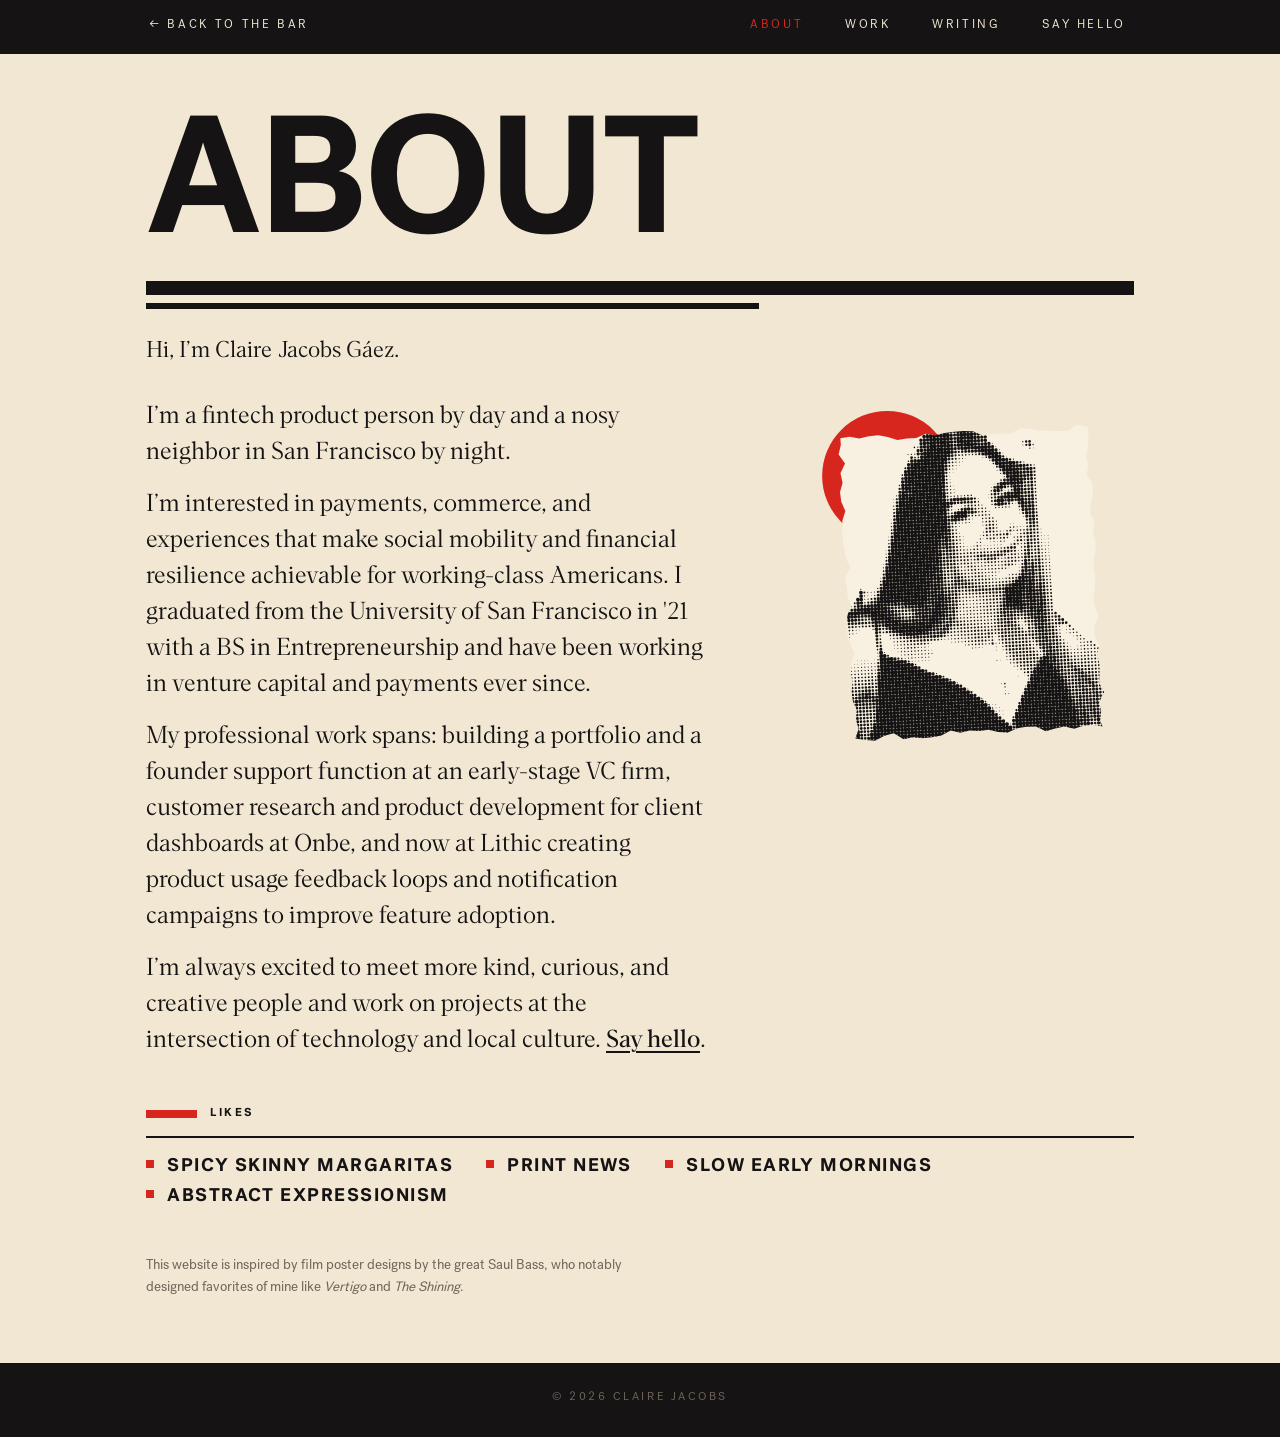
<file: about.html>
<!DOCTYPE html>
<html lang="en">
<head>
<meta charset="UTF-8">
<meta name="viewport" content="width=device-width, initial-scale=1.0">
<title>About — Claire Jacobs</title>
<meta name="description" content="Claire Jacobs Gáez: fintech product person by day, nosy neighbor in San Francisco by night.">
<link rel="icon" href="data:image/svg+xml,%3Csvg xmlns='http://www.w3.org/2000/svg' viewBox='0 0 100 100'%3E%3Ctext y='.9em' font-size='90'%3E%F0%9F%8D%B8%3C/text%3E%3C/svg%3E">
<link rel="stylesheet" href="style.css?v=8">
<link rel="stylesheet" href="page.css?v=18">
</head>
<body class="inner theme-light">

<header class="page-top">
  <div class="page-top-inner">
    <a href="./">← Back to the bar</a>
    <nav aria-label="Main"><ul><li><a href="about.html" aria-current="page">About</a></li><li><a href="work.html">Work</a></li><li><a href="writing.html">Writing</a></li><li><a href="contact.html">Say hello</a></li></ul></nav>
  </div>
</header>

<main class="page">
  <div class="page-head">
    <h1 class="page-title">ABOUT</h1>
    <div class="rule"></div><div class="rule short"></div>
    <p class="page-dek">Hi, I’m Claire Jacobs Gáez.</p>
  </div>

  <div class="about-body">
    <div class="prose">
      <p>I’m a fintech product person by day and a nosy neighbor in San Francisco by night.</p>
      <p>I’m interested in payments, commerce, and experiences that make social mobility and financial resilience achievable for working-class Americans. I graduated from the University of San Francisco in '21 with a BS in Entrepreneurship and have been working in venture capital and payments ever since.</p>
      <p>My professional work spans: building a portfolio and a founder support function at an early-stage VC firm, customer research and product development for client dashboards at Onbe, and now at Lithic creating product usage feedback loops and notification campaigns to improve feature adoption.</p>
      <p>I’m always excited to meet more kind, curious, and creative people and work on projects at the intersection of technology and local culture. <a href="contact.html">Say hello</a>.</p>
    </div>
    <img class="portrait" src="about-portrait.svg?v=1" width="472" height="537"
         alt="Claire smiling, printed in black halftone dots on a torn scrap of paper, with a red sun behind it">
  </div>

  <h2 class="section-label accent"><b></b>Likes</h2>
  <ul class="billing">
    <li>Spicy skinny margaritas</li>
    <li>Print news</li>
    <li>Slow early mornings</li>
    <li>Abstract expressionism</li>
  </ul>

  <p class="colophon">This website is inspired by film poster designs by the great Saul Bass, who notably designed favorites of mine like <cite>Vertigo</cite> and <cite>The Shining</cite>.</p>
</main>

<footer class="page-foot">
  <p>© 2026 Claire Jacobs</p>
</footer>

<script src="page.js?v=3"></script>
</body>
</html>
</file>
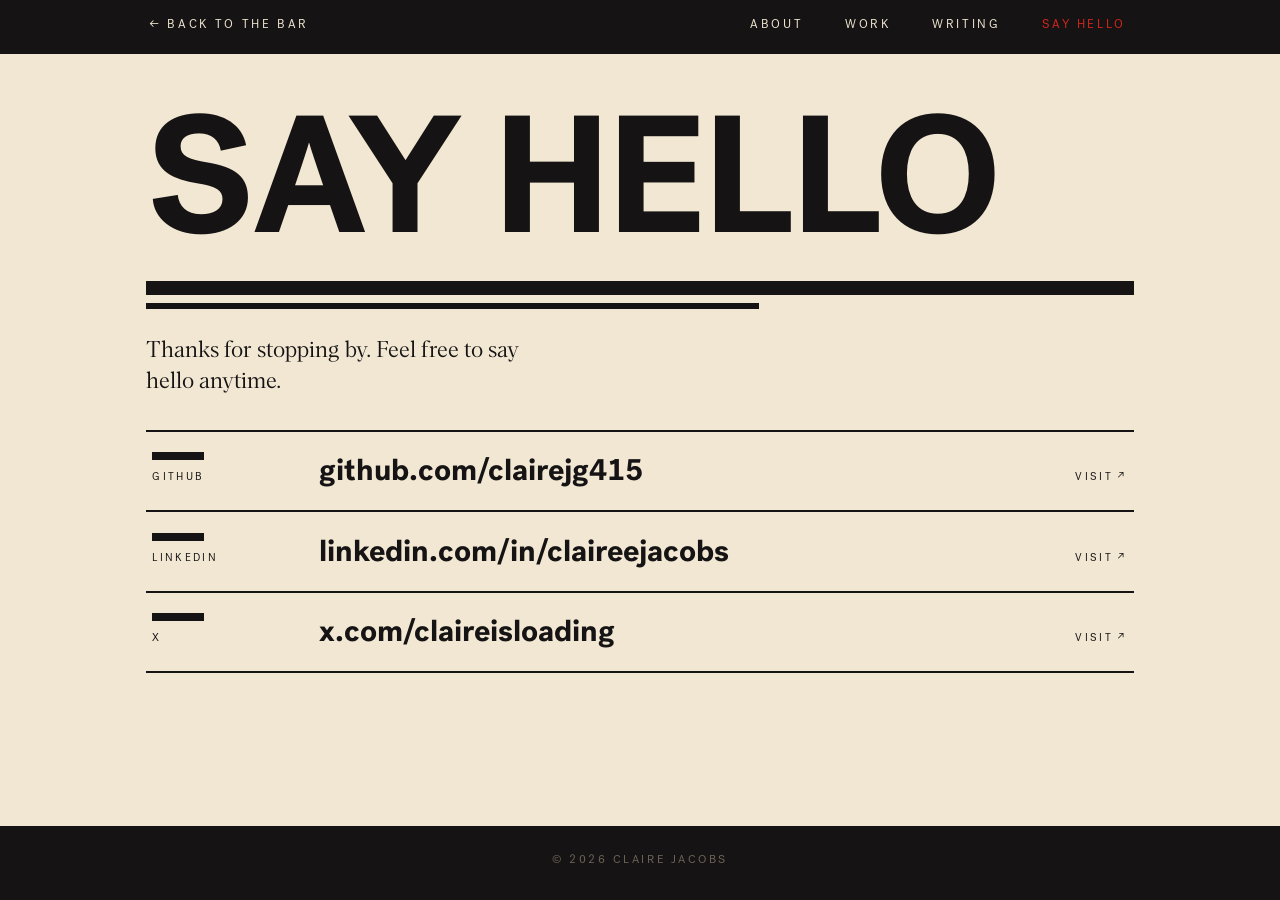
<file: contact.html>
<!DOCTYPE html>
<html lang="en">
<head>
<meta charset="UTF-8">
<meta name="viewport" content="width=device-width, initial-scale=1.0">
<title>Say hello — Claire Jacobs</title>
<meta name="description" content="Thanks for stopping by. Feel free to say hello anytime.">
<link rel="icon" href="data:image/svg+xml,%3Csvg xmlns='http://www.w3.org/2000/svg' viewBox='0 0 100 100'%3E%3Ctext y='.9em' font-size='90'%3E%F0%9F%8D%B8%3C/text%3E%3C/svg%3E">
<link rel="stylesheet" href="style.css?v=8">
<link rel="stylesheet" href="page.css?v=18">
</head>
<body class="inner theme-light">

<header class="page-top">
  <div class="page-top-inner">
    <a href="./">← Back to the bar</a>
    <nav aria-label="Main"><ul><li><a href="about.html">About</a></li><li><a href="work.html">Work</a></li><li><a href="writing.html">Writing</a></li><li><a href="contact.html" aria-current="page">Say hello</a></li></ul></nav>
  </div>
</header>

<main class="page">
  <div class="page-head">
    <h1 class="page-title">SAY HELLO</h1>
    <div class="rule"></div><div class="rule short"></div>
    <p class="page-dek">Thanks for stopping by. Feel free to say hello anytime.</p>
  </div>

  <ul class="rows">
    <li>
      <a class="row" href="https://github.com/clairejg415" target="_blank" rel="noopener">
        <span class="lab"><b></b>GitHub</span>
        <span class="main">
          <span class="t">github.com/clairejg415</span>
        </span>
        <span class="src">Visit ↗<span class="visually-hidden"> (opens in a new tab)</span></span>
      </a>
    </li>
    <li>
      <a class="row" href="https://www.linkedin.com/in/claireejacobs/" target="_blank" rel="noopener">
        <span class="lab"><b></b>LinkedIn</span>
        <span class="main">
          <span class="t">linkedin.com/in/claireejacobs</span>
        </span>
        <span class="src">Visit ↗<span class="visually-hidden"> (opens in a new tab)</span></span>
      </a>
    </li>
    <li>
      <a class="row" href="https://x.com/claireisloading" target="_blank" rel="noopener">
        <span class="lab"><b></b>X</span>
        <span class="main">
          <span class="t">x.com/claireisloading</span>
        </span>
        <span class="src">Visit ↗<span class="visually-hidden"> (opens in a new tab)</span></span>
      </a>
    </li>
  </ul>
</main>

<footer class="page-foot">
  <p>© 2026 Claire Jacobs</p>
</footer>

<script src="page.js?v=3"></script>
</body>
</html>
</file>
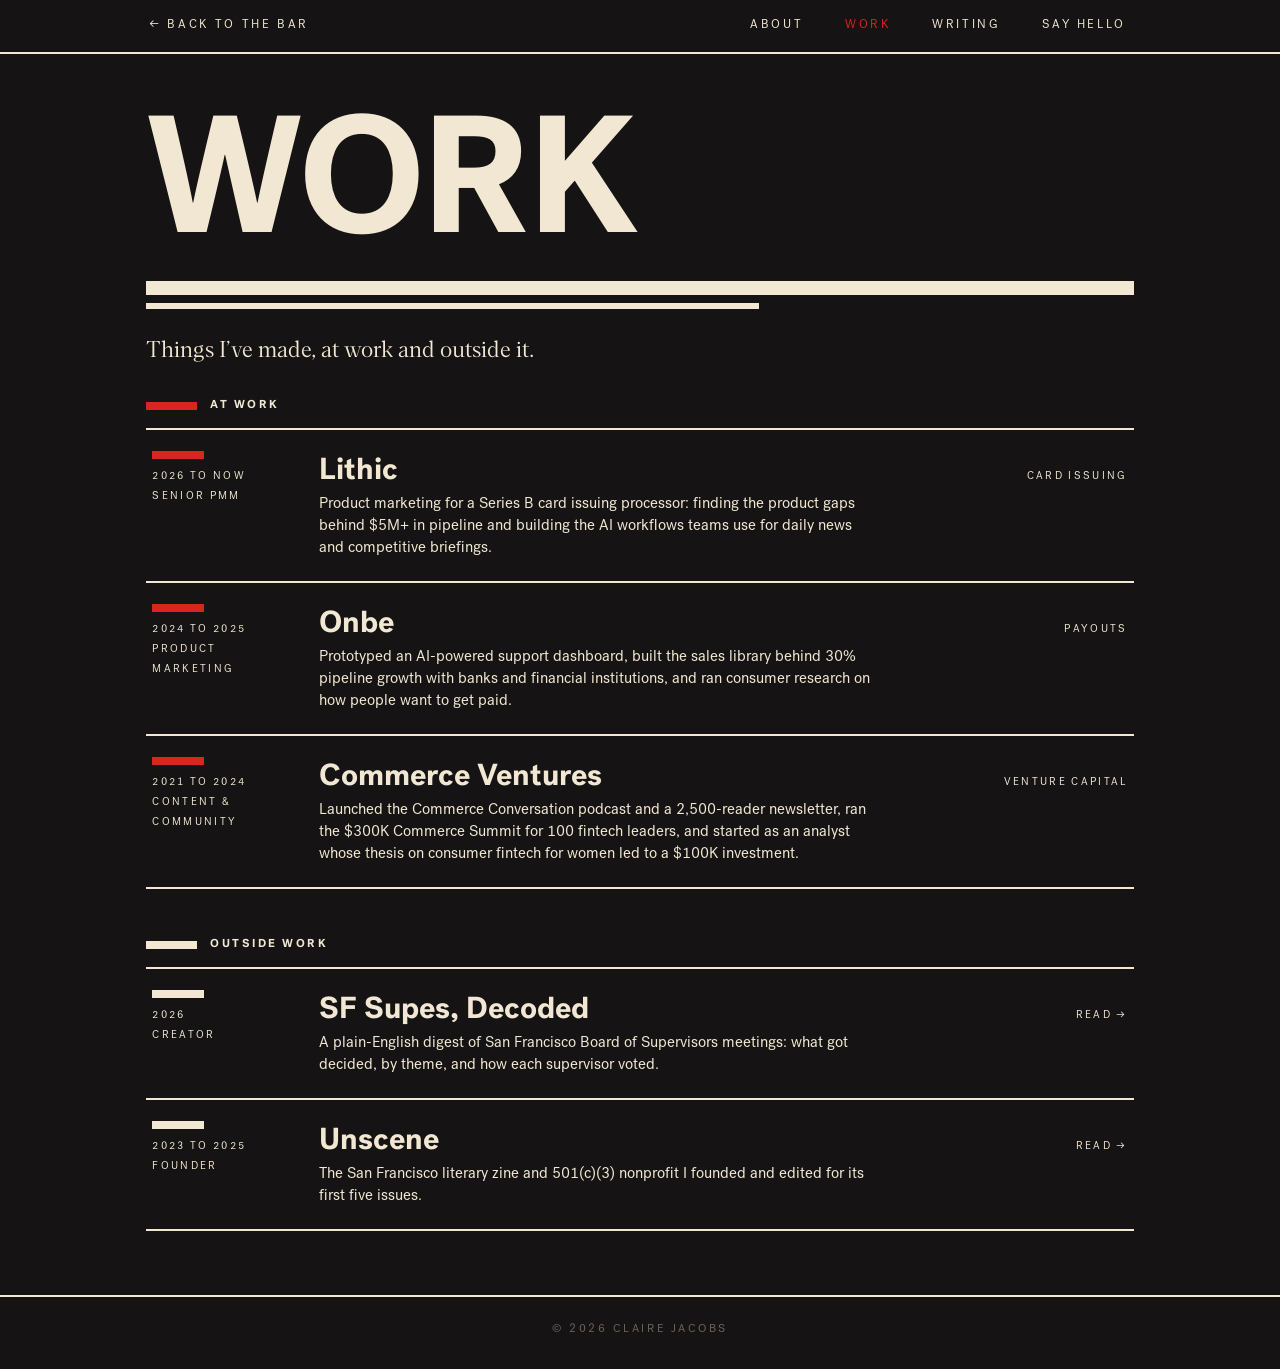
<file: projects.html>
<!DOCTYPE html>
<html lang="en">
<head>
<meta charset="UTF-8">
<title>Work — Claire Jacobs</title>
<meta http-equiv="refresh" content="0; url=work.html">
<link rel="canonical" href="work.html">
</head>
<body>
<p>Projects is now <a href="work.html">Work</a>.</p>
</body>
</html>
</file>
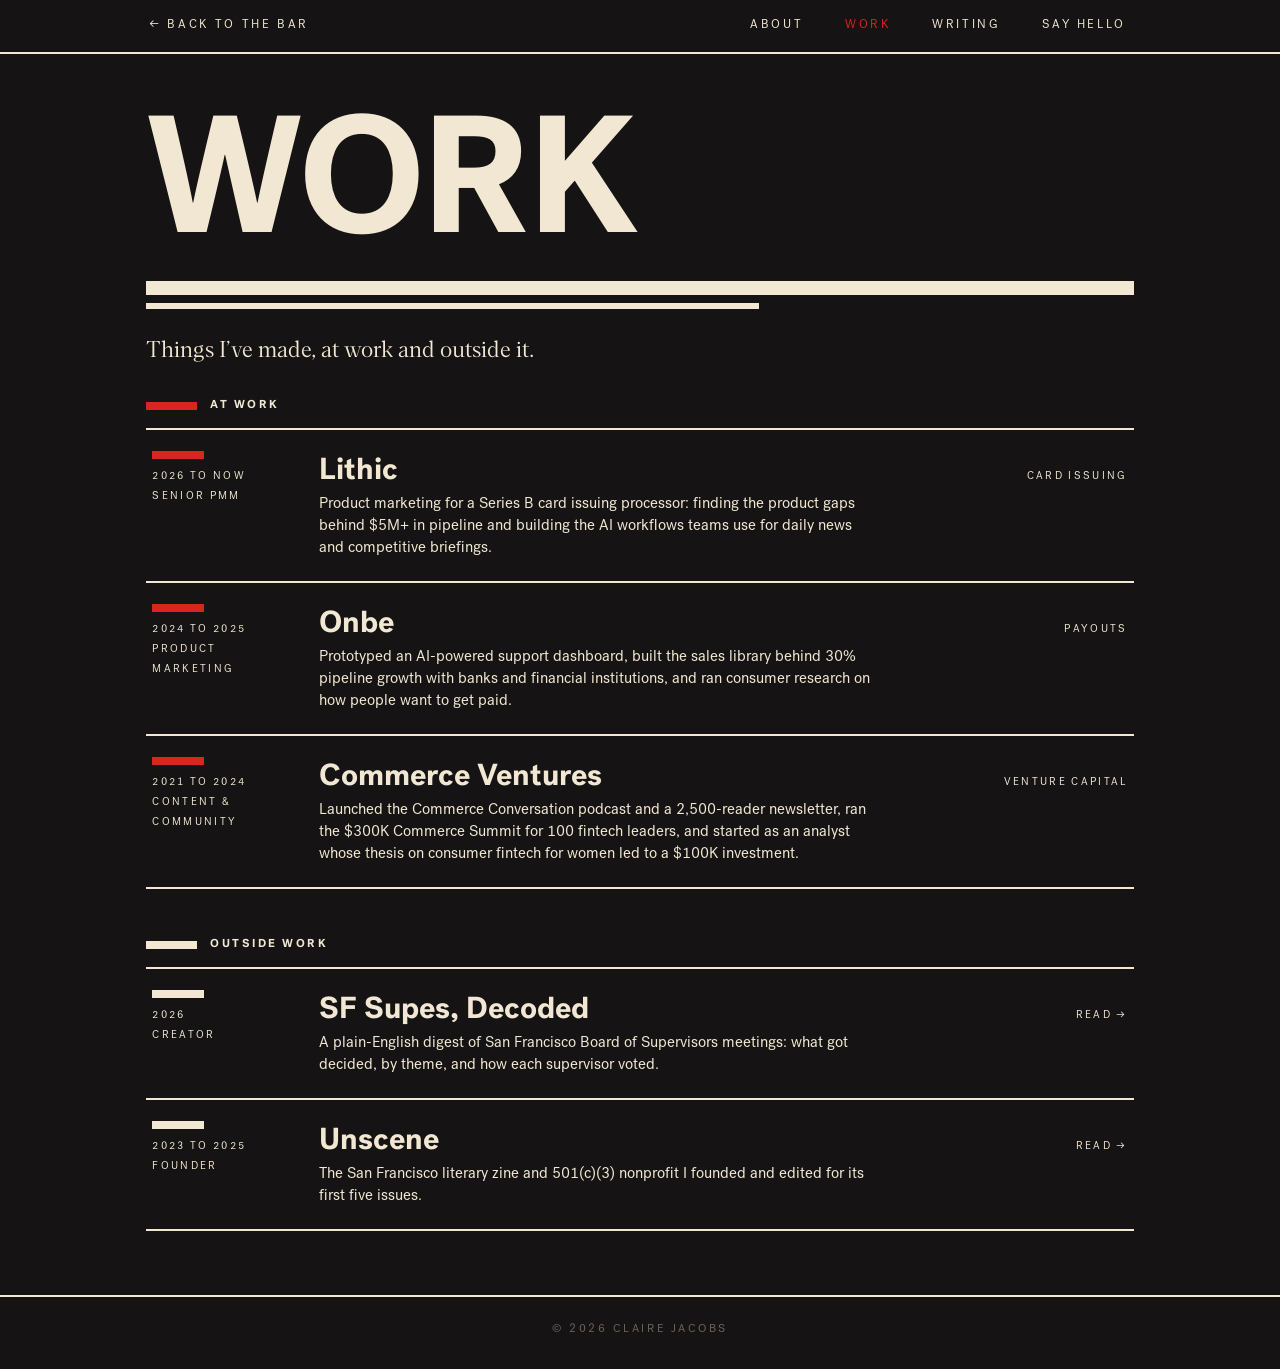
<file: work.html>
<!DOCTYPE html>
<html lang="en">
<head>
<meta charset="UTF-8">
<meta name="viewport" content="width=device-width, initial-scale=1.0">
<title>Work — Claire Jacobs</title>
<meta name="description" content="Things Claire Jacobs Gáez has made, at work and outside it.">
<link rel="icon" href="data:image/svg+xml,%3Csvg xmlns='http://www.w3.org/2000/svg' viewBox='0 0 100 100'%3E%3Ctext y='.9em' font-size='90'%3E%F0%9F%8D%B8%3C/text%3E%3C/svg%3E">
<link rel="stylesheet" href="style.css?v=8">
<link rel="stylesheet" href="page.css?v=18">
</head>
<body class="inner theme-dark">

<header class="page-top">
  <div class="page-top-inner">
    <a href="./">← Back to the bar</a>
    <nav aria-label="Main"><ul><li><a href="about.html">About</a></li><li><a href="work.html" aria-current="page">Work</a></li><li><a href="writing.html">Writing</a></li><li><a href="contact.html">Say hello</a></li></ul></nav>
  </div>
</header>

<main class="page">
  <div class="page-head">
    <h1 class="page-title">WORK</h1>
    <div class="rule"></div><div class="rule short"></div>
    <p class="page-dek">Things I’ve made, at work and outside it.</p>
  </div>

  <h2 class="section-label accent"><b></b>At work</h2>
  <ul class="rows">
    <li>
      <div class="row still accent">
        <span class="lab"><b></b>2026 to now<br>Senior PMM</span>
        <span class="main">
          <span class="t">Lithic</span>
          <span class="d">Product marketing for a Series B card issuing processor: finding the product gaps behind $5M+ in pipeline and building the AI workflows teams use for daily news and competitive briefings.</span>
        </span>
        <span class="src">Card issuing</span>
      </div>
    </li>
    <li>
      <div class="row still accent">
        <span class="lab"><b></b>2024 to 2025<br>Product marketing</span>
        <span class="main">
          <span class="t">Onbe</span>
          <span class="d">Prototyped an AI-powered support dashboard, built the sales library behind 30% pipeline growth with banks and financial institutions, and ran consumer research on how people want to get paid.</span>
        </span>
        <span class="src">Payouts</span>
      </div>
    </li>
    <li>
      <div class="row still accent">
        <span class="lab"><b></b>2021 to 2024<br>Content &amp; community</span>
        <span class="main">
          <span class="t">Commerce Ventures</span>
          <span class="d">Launched the Commerce Conversation podcast and a 2,500-reader newsletter, ran the $300K Commerce Summit for 100 fintech leaders, and started as an analyst whose thesis on consumer fintech for women led to a $100K investment.</span>
        </span>
        <span class="src">Venture capital</span>
      </div>
    </li>
  </ul>

  <h2 class="section-label"><b></b>Outside work</h2>
  <ul class="rows">
    <li>
      <a class="row" href="work/sf-supes.html">
        <span class="lab"><b></b>2026<br>Creator</span>
        <span class="main">
          <span class="t">SF Supes, Decoded</span>
          <span class="d">A plain-English digest of San Francisco Board of Supervisors meetings: what got decided, by theme, and how each supervisor voted.</span>
        </span>
        <span class="src">Read →</span>
      </a>
    </li>
    <li>
      <a class="row" href="work/unscene.html">
        <span class="lab"><b></b>2023 to 2025<br>Founder</span>
        <span class="main">
          <span class="t">Unscene</span>
          <span class="d">The San Francisco literary zine and 501(c)(3) nonprofit I founded and edited for its first five issues.</span>
        </span>
        <span class="src">Read →</span>
      </a>
    </li>
  </ul>
</main>

<footer class="page-foot">
  <p>© 2026 Claire Jacobs</p>
</footer>

<script src="page.js?v=3"></script>
</body>
</html>
</file>
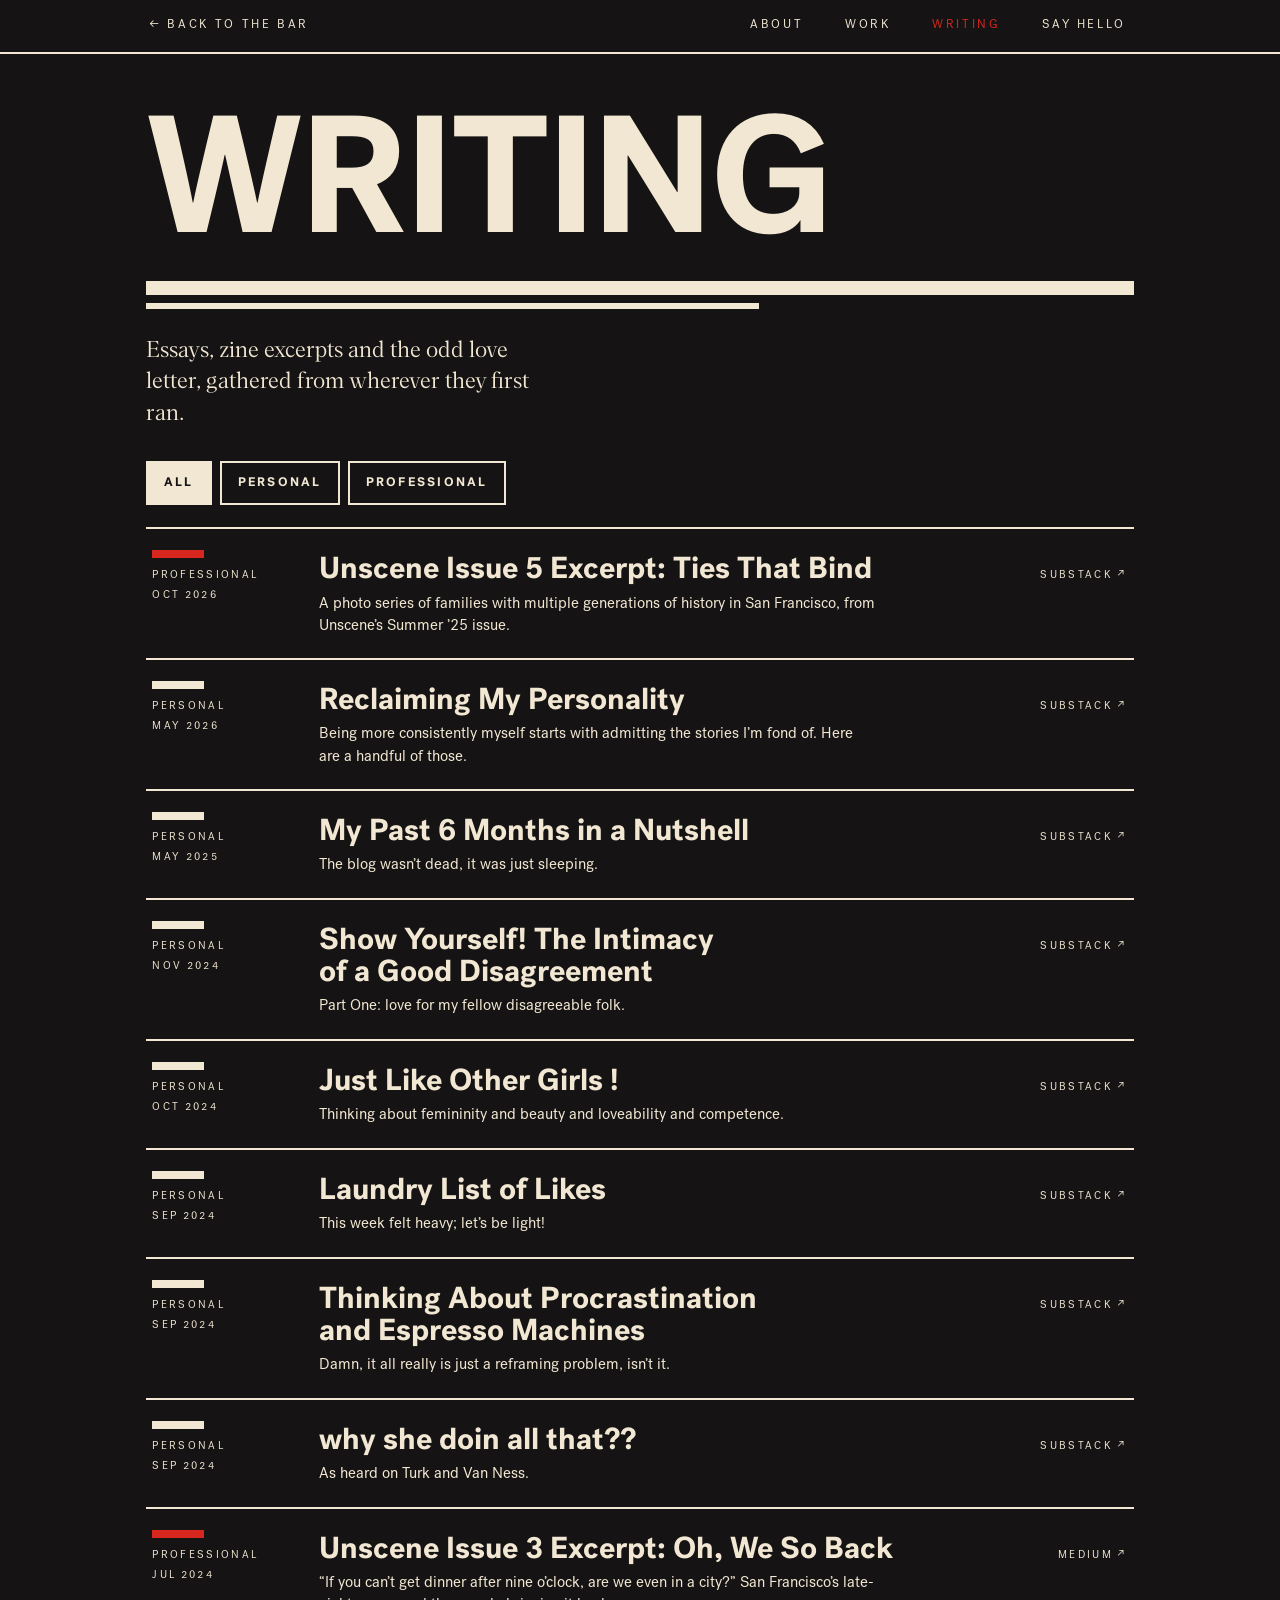
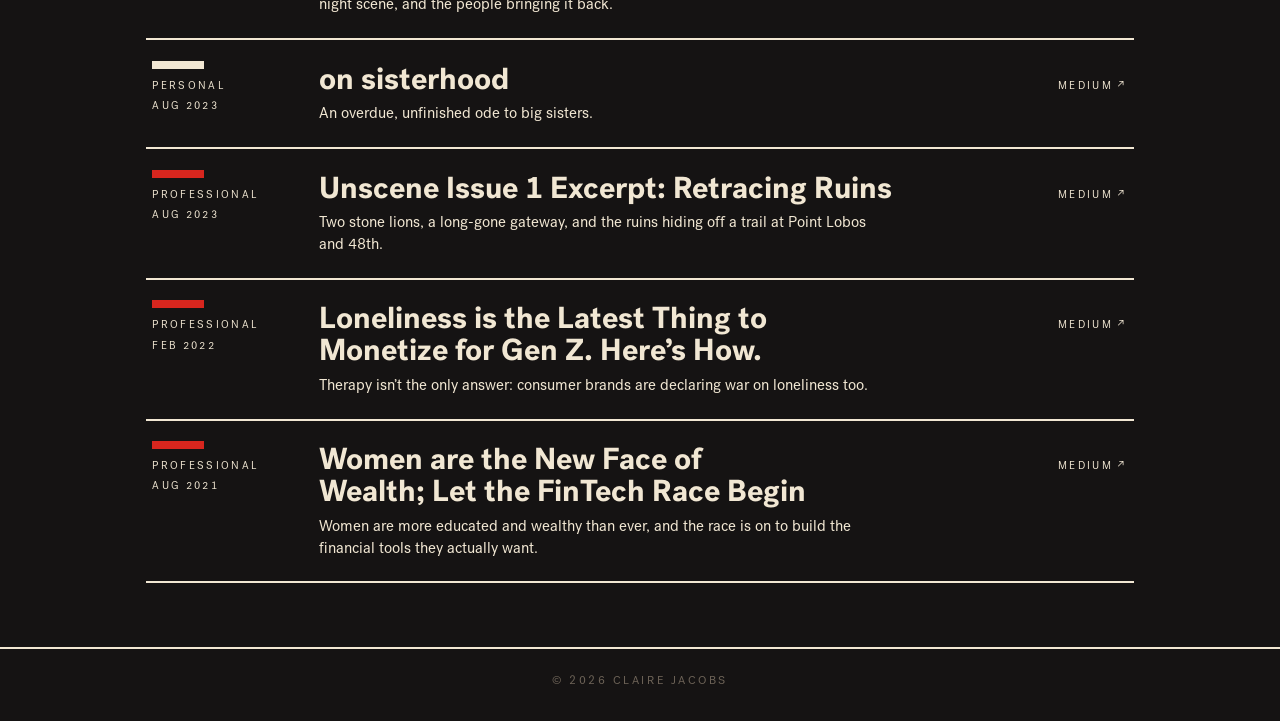
<file: writing.html>
<!DOCTYPE html>
<html lang="en">
<head>
<meta charset="UTF-8">
<meta name="viewport" content="width=device-width, initial-scale=1.0">
<title>Writing — Claire Jacobs</title>
<meta name="description" content="Writing by Claire Jacobs, gathered from Substack and Medium.">
<link rel="icon" href="data:image/svg+xml,%3Csvg xmlns='http://www.w3.org/2000/svg' viewBox='0 0 100 100'%3E%3Ctext y='.9em' font-size='90'%3E%F0%9F%8D%B8%3C/text%3E%3C/svg%3E">
<link rel="stylesheet" href="style.css?v=8">
<link rel="stylesheet" href="page.css?v=18">
</head>
<body class="inner theme-dark">

<header class="page-top">
  <div class="page-top-inner">
    <a href="./">← Back to the bar</a>
    <nav aria-label="Main"><ul><li><a href="about.html">About</a></li><li><a href="work.html">Work</a></li><li><a href="writing.html" aria-current="page">Writing</a></li><li><a href="contact.html">Say hello</a></li></ul></nav>
  </div>
</header>

<main class="page">
  <div class="page-head">
    <h1 class="page-title">WRITING</h1>
    <div class="rule"></div><div class="rule short"></div>
    <p class="page-dek">Essays, zine excerpts and the odd love letter, gathered from wherever they first ran.</p>
  </div>

  <div class="filters" role="group" aria-label="Show">
    <button type="button" data-tag="all" aria-pressed="true">All</button>
    <button type="button" data-tag="personal" aria-pressed="false">Personal</button>
    <button type="button" data-tag="professional" aria-pressed="false">Professional</button>
  </div>

  <ul class="rows">
    <li data-tag="professional">
      <a class="row accent" href="https://claireisloading.substack.com/p/unscene-issue-5-excerpt-ties-that" target="_blank" rel="noopener">
        <span class="lab"><b></b>Professional<br>Oct 2026</span>
        <span class="main">
          <span class="t">Unscene Issue 5 Excerpt: Ties That Bind</span>
          <span class="d">A photo series of families with multiple generations of history in San Francisco, from Unscene’s Summer ’25 issue.</span>
        </span>
        <span class="src">Substack ↗<span class="visually-hidden"> (opens in a new tab)</span></span>
      </a>
    </li>
    <li data-tag="personal">
      <a class="row" href="https://claireisloading.substack.com/p/reclaiming-my-personality" target="_blank" rel="noopener">
        <span class="lab"><b></b>Personal<br>May 2026</span>
        <span class="main">
          <span class="t">Reclaiming My Personality</span>
          <span class="d">Being more consistently myself starts with admitting the stories I’m fond of. Here are a handful of those.</span>
        </span>
        <span class="src">Substack ↗<span class="visually-hidden"> (opens in a new tab)</span></span>
      </a>
    </li>
    <li data-tag="personal">
      <a class="row" href="https://claireisloading.substack.com/p/my-past-6-months-in-a-nutshell" target="_blank" rel="noopener">
        <span class="lab"><b></b>Personal<br>May 2025</span>
        <span class="main">
          <span class="t">My Past 6 Months in a Nutshell</span>
          <span class="d">The blog wasn’t dead, it was just sleeping.</span>
        </span>
        <span class="src">Substack ↗<span class="visually-hidden"> (opens in a new tab)</span></span>
      </a>
    </li>
    <li data-tag="personal">
      <a class="row" href="https://claireisloading.substack.com/p/show-yourself-the-intimacy-of-a-good" target="_blank" rel="noopener">
        <span class="lab"><b></b>Personal<br>Nov 2024</span>
        <span class="main">
          <span class="t">Show Yourself! The Intimacy of a Good Disagreement</span>
          <span class="d">Part One: love for my fellow disagreeable folk.</span>
        </span>
        <span class="src">Substack ↗<span class="visually-hidden"> (opens in a new tab)</span></span>
      </a>
    </li>
    <li data-tag="personal">
      <a class="row" href="https://claireisloading.substack.com/p/just-like-other-girls" target="_blank" rel="noopener">
        <span class="lab"><b></b>Personal<br>Oct 2024</span>
        <span class="main">
          <span class="t">Just Like Other Girls !</span>
          <span class="d">Thinking about femininity and beauty and loveability and competence.</span>
        </span>
        <span class="src">Substack ↗<span class="visually-hidden"> (opens in a new tab)</span></span>
      </a>
    </li>
    <li data-tag="personal">
      <a class="row" href="https://claireisloading.substack.com/p/laundry-list-of-likes" target="_blank" rel="noopener">
        <span class="lab"><b></b>Personal<br>Sep 2024</span>
        <span class="main">
          <span class="t">Laundry List of Likes</span>
          <span class="d">This week felt heavy; let’s be light!</span>
        </span>
        <span class="src">Substack ↗<span class="visually-hidden"> (opens in a new tab)</span></span>
      </a>
    </li>
    <li data-tag="personal">
      <a class="row" href="https://claireisloading.substack.com/p/thinking-about-procrastination-and" target="_blank" rel="noopener">
        <span class="lab"><b></b>Personal<br>Sep 2024</span>
        <span class="main">
          <span class="t">Thinking About Procrastination and Espresso Machines</span>
          <span class="d">Damn, it all really is just a reframing problem, isn’t it.</span>
        </span>
        <span class="src">Substack ↗<span class="visually-hidden"> (opens in a new tab)</span></span>
      </a>
    </li>
    <li data-tag="personal">
      <a class="row" href="https://claireisloading.substack.com/p/why-she-doin-all-that" target="_blank" rel="noopener">
        <span class="lab"><b></b>Personal<br>Sep 2024</span>
        <span class="main">
          <span class="t">why she doin all that??</span>
          <span class="d">As heard on Turk and Van Ness.</span>
        </span>
        <span class="src">Substack ↗<span class="visually-hidden"> (opens in a new tab)</span></span>
      </a>
    </li>
    <li data-tag="professional">
      <a class="row accent" href="https://medium.com/@clairejacobsgaez/unscene-issue-3-excerpt-oh-we-so-back-805fa5ec8d30" target="_blank" rel="noopener">
        <span class="lab"><b></b>Professional<br>Jul 2024</span>
        <span class="main">
          <span class="t">Unscene Issue 3 Excerpt: Oh, We So Back</span>
          <span class="d">“If you can’t get dinner after nine o’clock, are we even in a city?” San Francisco’s late-night scene, and the people bringing it back.</span>
        </span>
        <span class="src">Medium ↗<span class="visually-hidden"> (opens in a new tab)</span></span>
      </a>
    </li>
    <li data-tag="personal">
      <a class="row" href="https://medium.com/@clairejacobsgaez/on-sisterhood-e30e445361e5" target="_blank" rel="noopener">
        <span class="lab"><b></b>Personal<br>Aug 2023</span>
        <span class="main">
          <span class="t">on sisterhood</span>
          <span class="d">An overdue, unfinished ode to big sisters.</span>
        </span>
        <span class="src">Medium ↗<span class="visually-hidden"> (opens in a new tab)</span></span>
      </a>
    </li>
    <li data-tag="professional">
      <a class="row accent" href="https://medium.com/@clairejacobsgaez/unscene-issue-excerpt-retracing-ruins-480519b1b56f" target="_blank" rel="noopener">
        <span class="lab"><b></b>Professional<br>Aug 2023</span>
        <span class="main">
          <span class="t">Unscene Issue 1 Excerpt: Retracing Ruins</span>
          <span class="d">Two stone lions, a long-gone gateway, and the ruins hiding off a trail at Point Lobos and 48th.</span>
        </span>
        <span class="src">Medium ↗<span class="visually-hidden"> (opens in a new tab)</span></span>
      </a>
    </li>
    <li data-tag="professional">
      <a class="row accent" href="https://medium.com/@clairejacobsgaez/loneliness-is-the-latest-thing-to-monetize-for-gen-z-heres-how-efa4900aa7f6" target="_blank" rel="noopener">
        <span class="lab"><b></b>Professional<br>Feb 2022</span>
        <span class="main">
          <span class="t">Loneliness is the Latest Thing to Monetize for Gen Z. Here’s How.</span>
          <span class="d">Therapy isn’t the only answer: consumer brands are declaring war on loneliness too.</span>
        </span>
        <span class="src">Medium ↗<span class="visually-hidden"> (opens in a new tab)</span></span>
      </a>
    </li>
    <li data-tag="professional">
      <a class="row accent" href="https://medium.com/@clairejacobsgaez/women-are-the-new-face-of-wealth-let-the-fintech-race-begin-7a6b0bb6d8e1" target="_blank" rel="noopener">
        <span class="lab"><b></b>Professional<br>Aug 2021</span>
        <span class="main">
          <span class="t">Women are the New Face of Wealth; Let the FinTech Race Begin</span>
          <span class="d">Women are more educated and wealthy than ever, and the race is on to build the financial tools they actually want.</span>
        </span>
        <span class="src">Medium ↗<span class="visually-hidden"> (opens in a new tab)</span></span>
      </a>
    </li>
  </ul>
</main>

<footer class="page-foot">
  <p>© 2026 Claire Jacobs</p>
</footer>

<script src="page.js?v=3"></script>
</body>
</html>
</file>
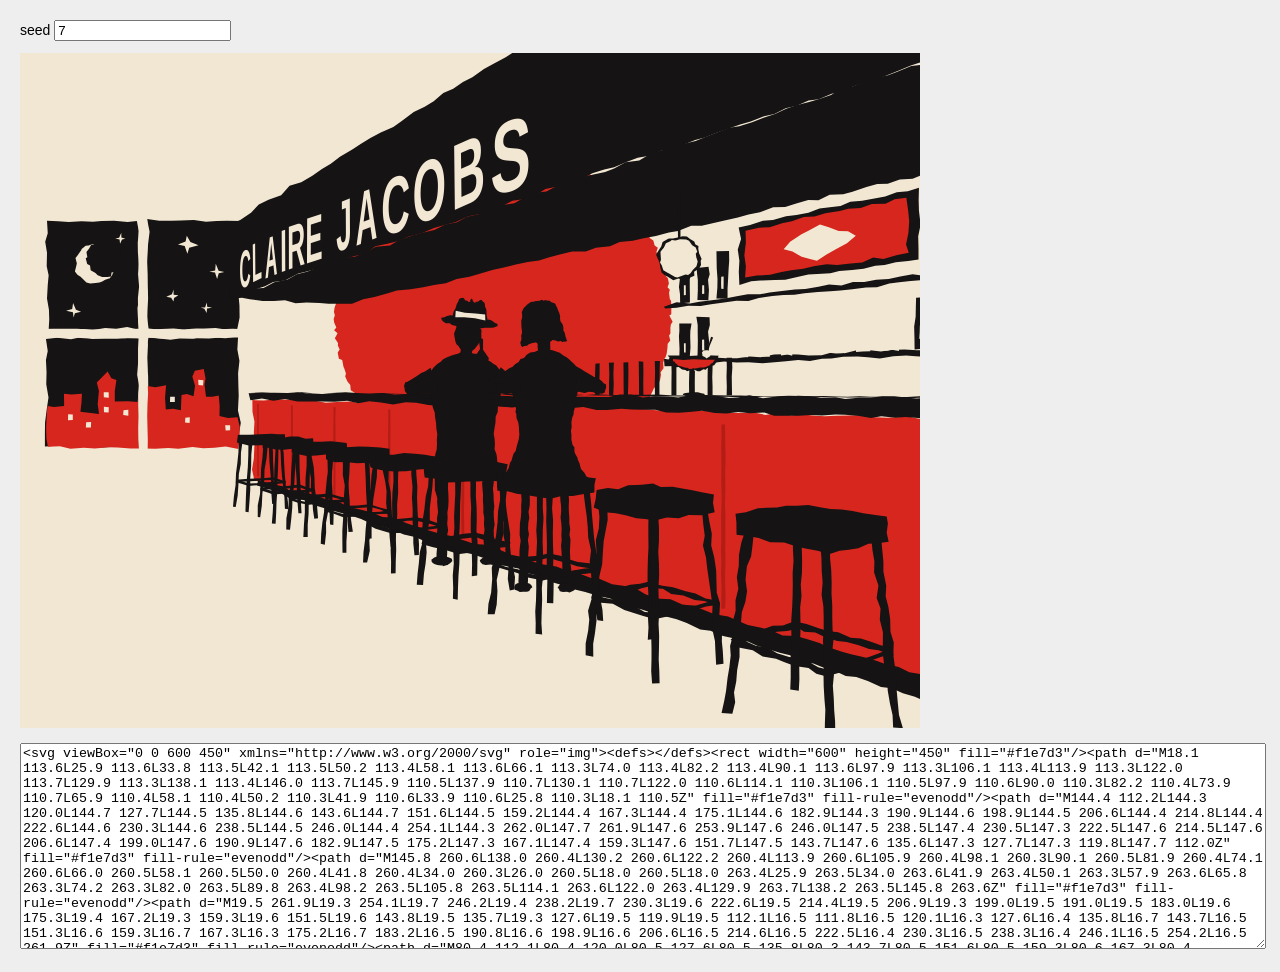
<file: sketch/bar.html>
<!doctype html>
<meta charset="utf-8">
<title>Bar scene generator</title>
<!-- Open in a browser. Shows the Saul Bass bar scene and its SVG markup, which is
     pasted into the <g class="scene"> group in ../index.html. Change the seed for
     a different tear on the paper edges; the homepage uses seed 7. -->
<body style="margin:0;padding:20px;background:#eee;font:14px sans-serif">
<label>seed <input id="seed" type="number" value="7"></label>
<div id="art" style="max-width:900px;margin:12px 0"></div>
<textarea id="code" style="width:100%;height:200px"></textarea>
<script src="bar.js"></script>
<script>
function render(){const svg=bass(buildScene('E'),'E',mulberry(+seed.value));
  art.innerHTML=svg;code.value=svg}
seed.addEventListener('input',render);render();
</script>
</body>
</file>
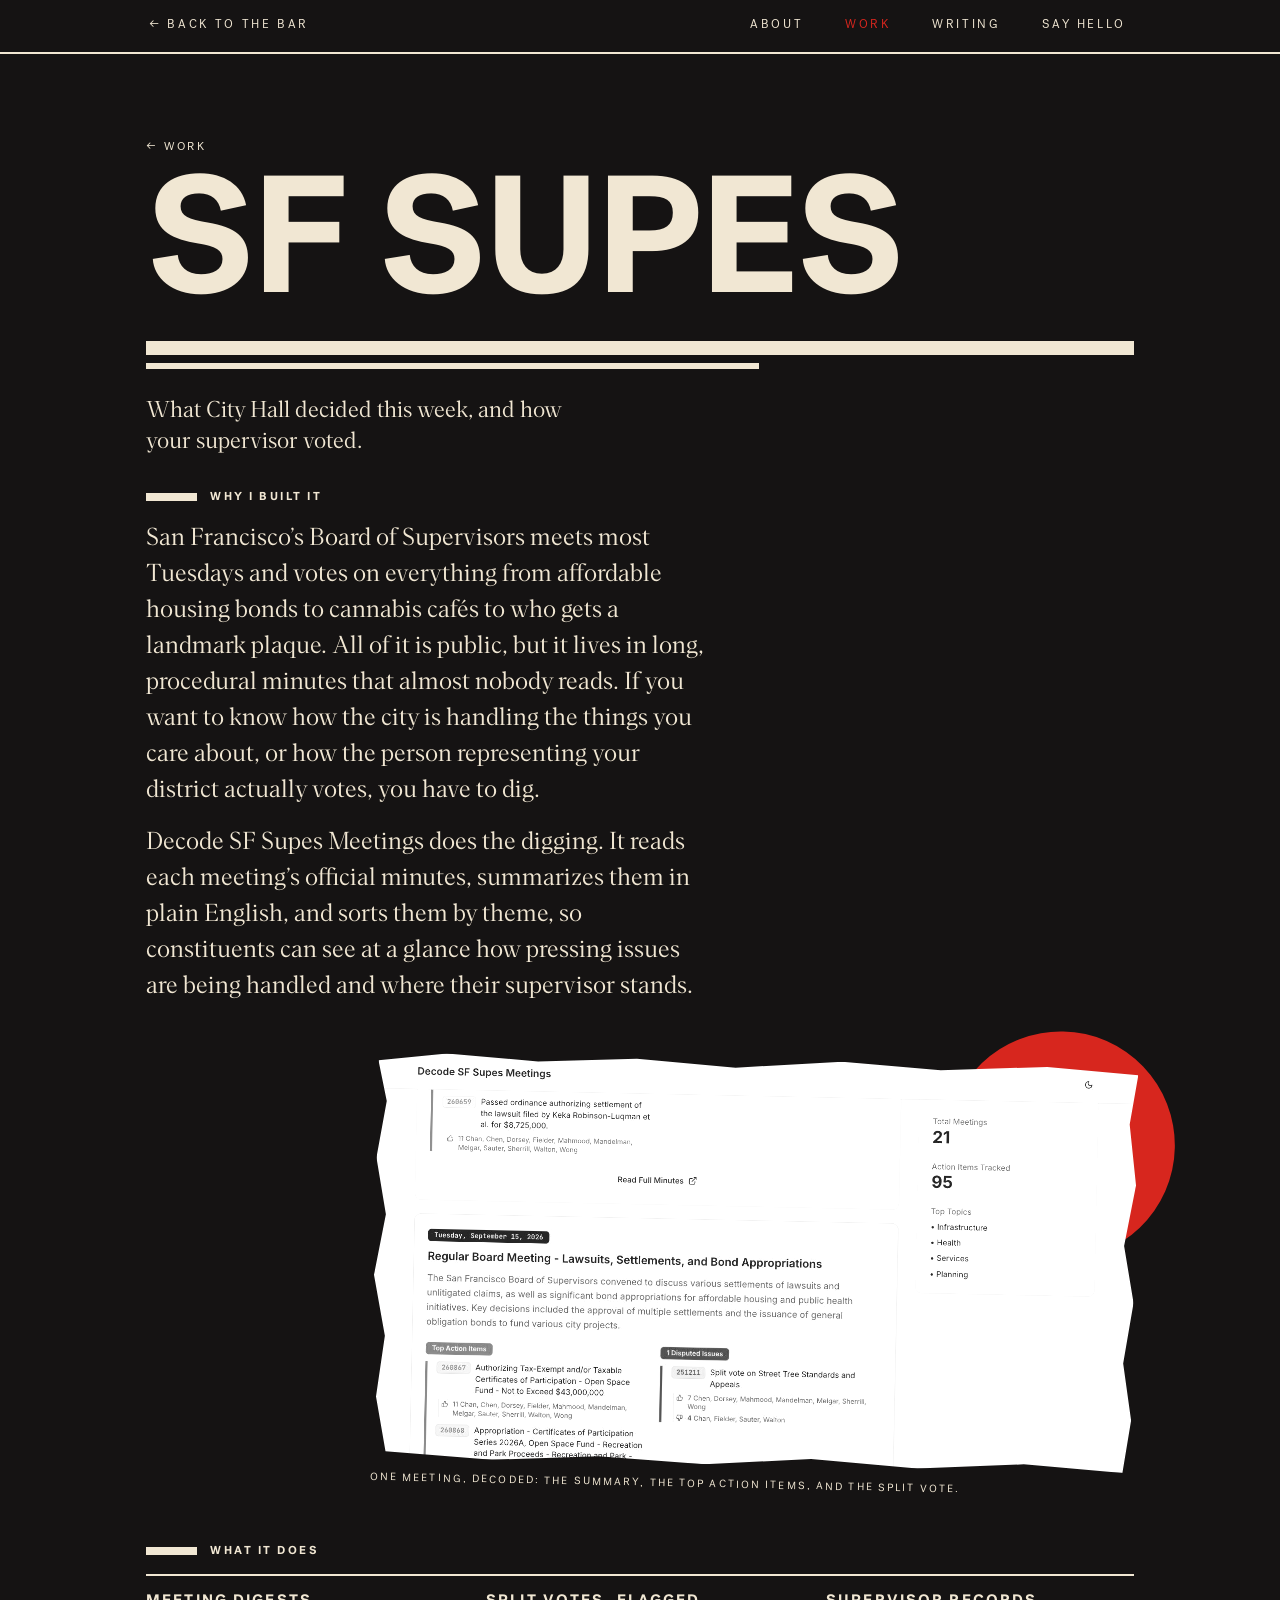
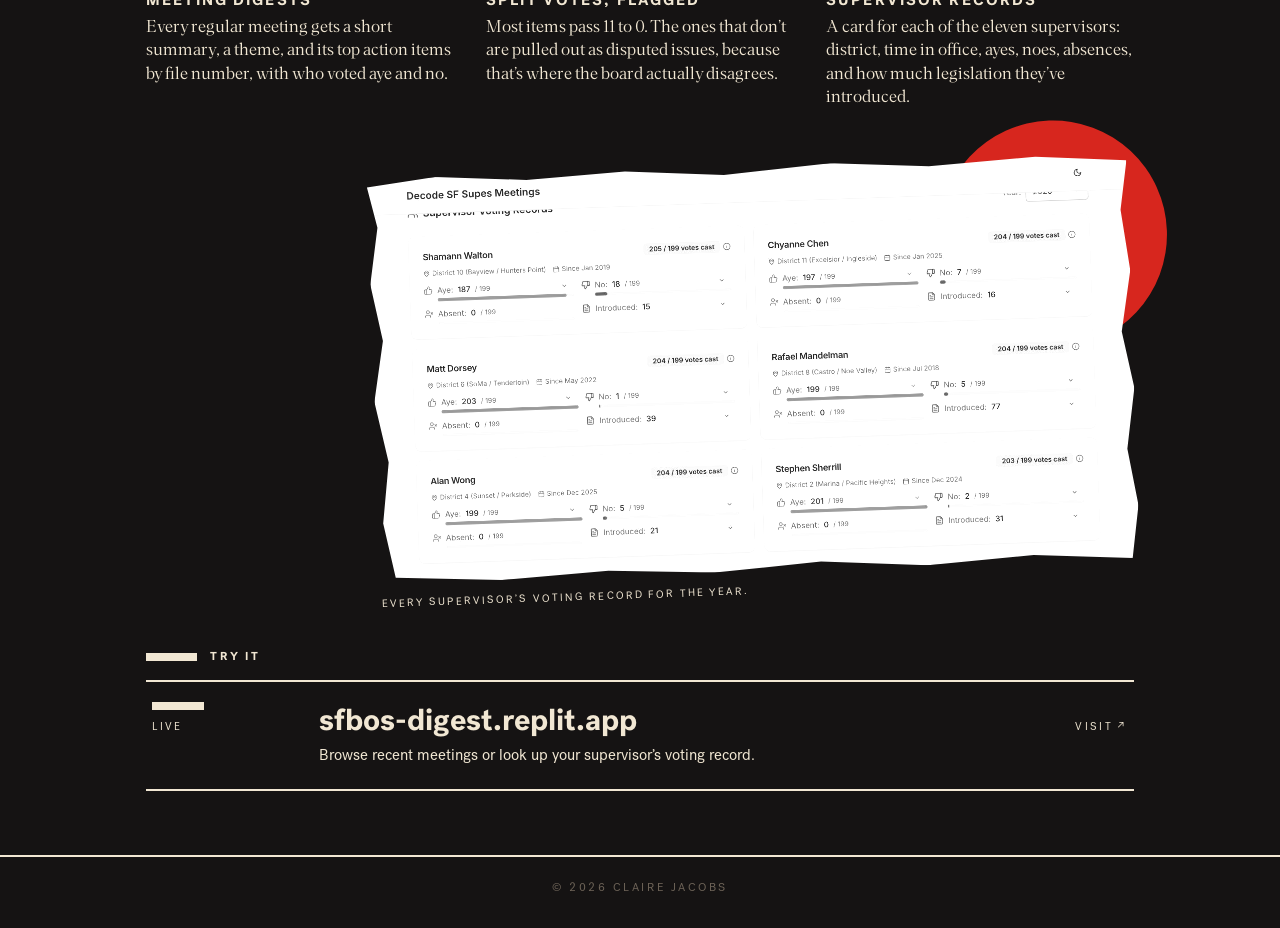
<file: work/sf-supes.html>
<!DOCTYPE html>
<html lang="en">
<head>
<meta charset="UTF-8">
<meta name="viewport" content="width=device-width, initial-scale=1.0">
<title>SF Supes, Decoded — Claire Jacobs</title>
<meta name="description" content="Decode SF Supes Meetings, a tool Claire Jacobs Gáez built that turns San Francisco Board of Supervisors meetings into plain-English summaries and voting records.">
<link rel="icon" href="data:image/svg+xml,%3Csvg xmlns='http://www.w3.org/2000/svg' viewBox='0 0 100 100'%3E%3Ctext y='.9em' font-size='90'%3E%F0%9F%8D%B8%3C/text%3E%3C/svg%3E">
<link rel="stylesheet" href="../style.css?v=8">
<link rel="stylesheet" href="../page.css?v=18">
</head>
<body class="inner theme-dark">

<header class="page-top">
  <div class="page-top-inner">
    <a href="../">← Back to the bar</a>
    <nav aria-label="Main"><ul><li><a href="../about.html">About</a></li><li><a href="../work.html" aria-current="page">Work</a></li><li><a href="../writing.html">Writing</a></li><li><a href="../contact.html">Say hello</a></li></ul></nav>
  </div>
</header>

<main class="page">
  <div class="page-head">
    <p class="crumb"><a href="../work.html">← Work</a></p>
    <h1 class="page-title">SF SUPES</h1>
    <div class="rule"></div><div class="rule short"></div>
    <p class="page-dek">What City Hall decided this week, and how your supervisor voted.</p>
  </div>

  <h2 class="section-label"><b></b>Why I built it</h2>
  <div class="prose">
    <p>San Francisco’s Board of Supervisors meets most Tuesdays and votes on everything from affordable housing bonds to cannabis cafés to who gets a landmark plaque. All of it is public, but it lives in long, procedural minutes that almost nobody reads. If you want to know how the city is handling the things you care about, or how the person representing your district actually votes, you have to dig.</p>
    <p>Decode SF Supes Meetings does the digging. It reads each meeting’s official minutes, summarizes them in plain English, and sorts them by theme, so constituents can see at a glance how pressing issues are being handled and where their supervisor stands.</p>
  </div>

  <figure class="photo wide tilt-right">
    <img src="../img/sfbos-meeting.jpg" width="1512" height="806" loading="lazy"
         alt="A meeting digest for September 15, 2026: a plain-English summary, top action items with roll-call votes, and a split vote on street tree standards flagged in red">
    <figcaption>One meeting, decoded: the summary, the top action items, and the split vote.</figcaption>
  </figure>

  <h2 class="section-label"><b></b>What it does</h2>
  <dl class="credits">
    <div><dt>Meeting digests</dt><dd>Every regular meeting gets a short summary, a theme, and its top action items by file number, with who voted aye and no.</dd></div>
    <div><dt>Split votes, flagged</dt><dd>Most items pass 11 to 0. The ones that don’t are pulled out as disputed issues, because that’s where the board actually disagrees.</dd></div>
    <div><dt>Supervisor records</dt><dd>A card for each of the eleven supervisors: district, time in office, ayes, noes, absences, and how much legislation they’ve introduced.</dd></div>
  </dl>

  <figure class="photo wide tilt-left">
    <img src="../img/sfbos-supervisors.jpg" width="1512" height="806" loading="lazy"
         alt="Supervisor voting record cards showing each supervisor’s district, start date, and counts of aye votes, no votes, absences, and legislation introduced">
    <figcaption>Every supervisor’s voting record for the year.</figcaption>
  </figure>

  <h2 class="section-label"><b></b>Try it</h2>
  <ul class="rows">
    <li>
      <a class="row" href="https://sfbos-digest.replit.app/" target="_blank" rel="noopener">
        <span class="lab"><b></b>Live</span>
        <span class="main">
          <span class="t">sfbos-digest.replit.app</span>
          <span class="d">Browse recent meetings or look up your supervisor’s voting record.</span>
        </span>
        <span class="src">Visit ↗<span class="visually-hidden"> (opens in a new tab)</span></span>
      </a>
    </li>
  </ul>
</main>

<footer class="page-foot">
  <p>© 2026 Claire Jacobs</p>
</footer>

<script src="../page.js?v=3"></script>
</body>
</html>
</file>
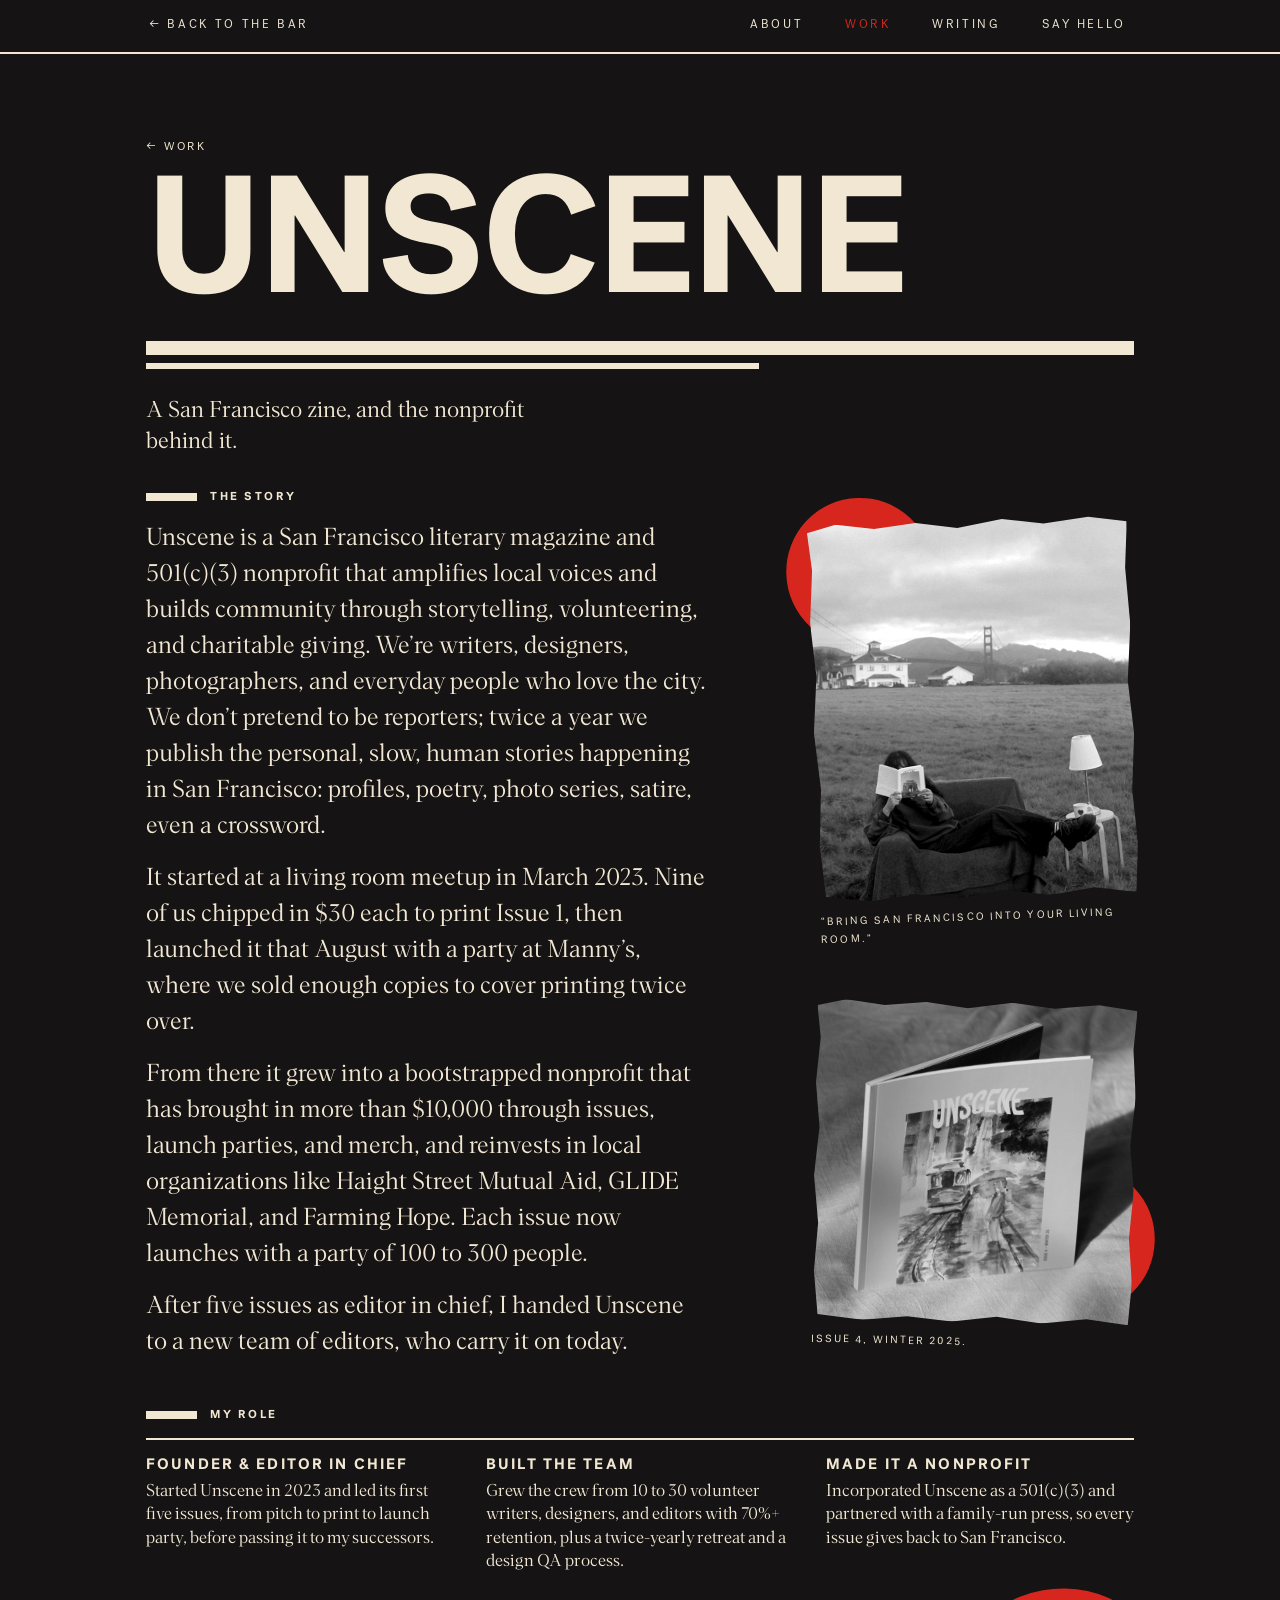
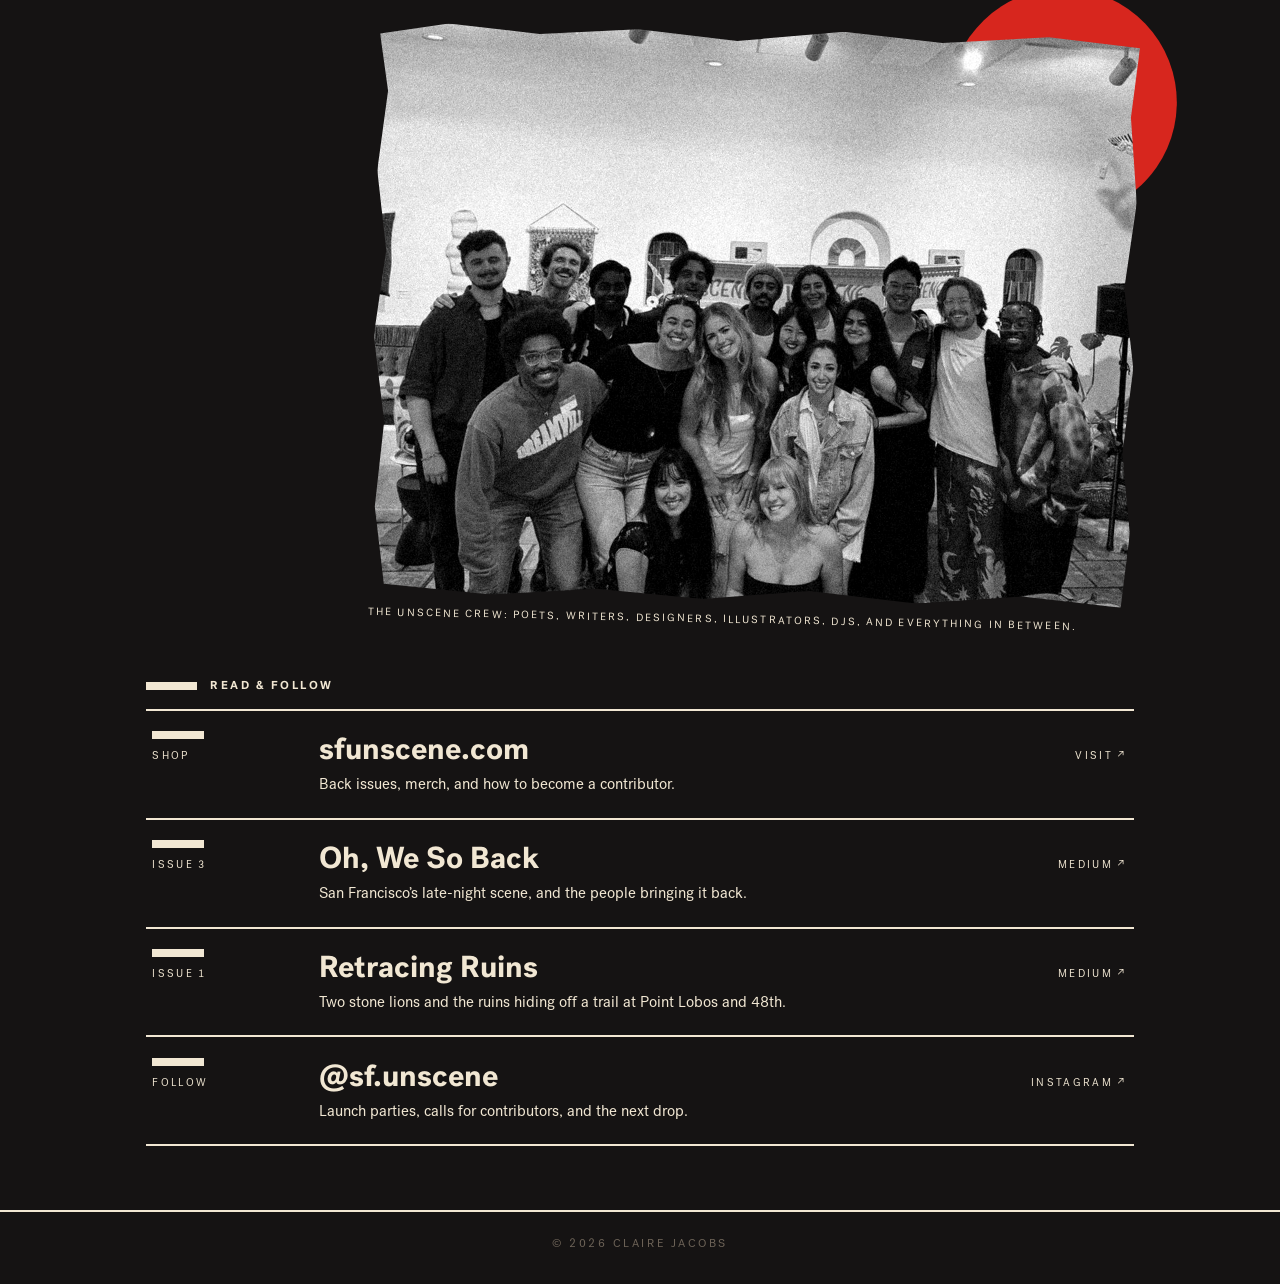
<file: work/unscene.html>
<!DOCTYPE html>
<html lang="en">
<head>
<meta charset="UTF-8">
<meta name="viewport" content="width=device-width, initial-scale=1.0">
<title>Unscene — Claire Jacobs</title>
<meta name="description" content="Unscene, the San Francisco literary zine and 501(c)(3) nonprofit Claire Jacobs Gáez founded and edited for five issues.">
<link rel="icon" href="data:image/svg+xml,%3Csvg xmlns='http://www.w3.org/2000/svg' viewBox='0 0 100 100'%3E%3Ctext y='.9em' font-size='90'%3E%F0%9F%8D%B8%3C/text%3E%3C/svg%3E">
<link rel="stylesheet" href="../style.css?v=8">
<link rel="stylesheet" href="../page.css?v=18">
</head>
<body class="inner theme-dark">

<header class="page-top">
  <div class="page-top-inner">
    <a href="../">← Back to the bar</a>
    <nav aria-label="Main"><ul><li><a href="../about.html">About</a></li><li><a href="../work.html" aria-current="page">Work</a></li><li><a href="../writing.html">Writing</a></li><li><a href="../contact.html">Say hello</a></li></ul></nav>
  </div>
</header>

<main class="page">
  <div class="page-head">
    <p class="crumb"><a href="../work.html">← Work</a></p>
    <h1 class="page-title">UNSCENE</h1>
    <div class="rule"></div><div class="rule short"></div>
    <p class="page-dek">A San Francisco zine, and the nonprofit behind it.</p>
  </div>

  <h2 class="section-label"><b></b>The story</h2>
  <div class="about-body">
    <div class="prose">
      <p>Unscene is a San Francisco literary magazine and <span class="nowrap">501(c)(3)</span> nonprofit that amplifies local voices and builds community through storytelling, volunteering, and charitable giving. We’re writers, designers, photographers, and everyday people who love the city. We don’t pretend to be reporters; twice a year we publish the personal, slow, human stories happening in San Francisco: profiles, poetry, photo series, satire, even a crossword.</p>
      <p>It started at a living room meetup in March 2023. Nine of us chipped in $30 each to print Issue 1, then launched it that August with a party at Manny’s, where we sold enough copies to cover printing twice over.</p>
      <p>From there it grew into a bootstrapped nonprofit that has brought in more than $10,000 through issues, launch parties, and merch, and reinvests in local organizations like Haight Street Mutual Aid, GLIDE Memorial, and Farming Hope. Each issue now launches with a party of 100 to 300 people.</p>
      <p>After five issues as editor in chief, I handed Unscene to a new team of editors, who carry it on today.</p>
    </div>
    <div class="photo-stack">
      <figure class="photo tilt-left">
        <img src="../img/unscene-reading.jpg" width="763" height="900" loading="lazy"
             alt="A reader in a red armchair on the lawn at Crissy Field, reading Unscene with the Golden Gate Bridge behind">
        <figcaption>“Bring San Francisco into your living room.”</figcaption>
      </figure>
      <figure class="photo tilt-right sun-right">
        <img src="../img/unscene-issue4.jpg" width="800" height="800" loading="lazy"
             alt="Unscene Issue 4 standing on linen, its pink cover painted with a watercolor cable car in the rain">
        <figcaption>Issue 4, Winter 2025.</figcaption>
      </figure>
    </div>
  </div>

  <h2 class="section-label"><b></b>My role</h2>
  <dl class="credits">
    <div><dt>Founder &amp; editor in chief</dt><dd>Started Unscene in 2023 and led its first five issues, from pitch to print to launch party, before passing it to my successors.</dd></div>
    <div><dt>Built the team</dt><dd>Grew the crew from 10 to 30 volunteer writers, designers, and editors with 70%+ retention, plus a twice-yearly retreat and a design QA process.</dd></div>
    <div><dt>Made it a nonprofit</dt><dd>Incorporated Unscene as a <span class="nowrap">501(c)(3)</span> and partnered with a family-run press, so every issue gives back to San Francisco.</dd></div>
  </dl>

  <figure class="photo wide tilt-right">
    <img src="../img/unscene-team.jpg" width="1000" height="750" loading="lazy"
         alt="About twenty Unscene contributors smiling together at a launch party">
    <figcaption>The Unscene crew: poets, writers, designers, illustrators, DJs, and everything in between.</figcaption>
  </figure>

  <h2 class="section-label"><b></b>Read &amp; follow</h2>
  <ul class="rows">
    <li>
      <a class="row" href="https://www.sfunscene.com/" target="_blank" rel="noopener">
        <span class="lab"><b></b>Shop</span>
        <span class="main">
          <span class="t">sfunscene.com</span>
          <span class="d">Back issues, merch, and how to become a contributor.</span>
        </span>
        <span class="src">Visit ↗<span class="visually-hidden"> (opens in a new tab)</span></span>
      </a>
    </li>
    <li>
      <a class="row" href="https://medium.com/@clairejacobsgaez/unscene-issue-3-excerpt-oh-we-so-back-805fa5ec8d30" target="_blank" rel="noopener">
        <span class="lab"><b></b>Issue 3</span>
        <span class="main">
          <span class="t">Oh, We So Back</span>
          <span class="d">San Francisco’s late-night scene, and the people bringing it back.</span>
        </span>
        <span class="src">Medium ↗<span class="visually-hidden"> (opens in a new tab)</span></span>
      </a>
    </li>
    <li>
      <a class="row" href="https://medium.com/@clairejacobsgaez/unscene-issue-excerpt-retracing-ruins-480519b1b56f" target="_blank" rel="noopener">
        <span class="lab"><b></b>Issue 1</span>
        <span class="main">
          <span class="t">Retracing Ruins</span>
          <span class="d">Two stone lions and the ruins hiding off a trail at Point Lobos and 48th.</span>
        </span>
        <span class="src">Medium ↗<span class="visually-hidden"> (opens in a new tab)</span></span>
      </a>
    </li>
    <li>
      <a class="row" href="https://www.instagram.com/sf.unscene/" target="_blank" rel="noopener">
        <span class="lab"><b></b>Follow</span>
        <span class="main">
          <span class="t">@sf.unscene</span>
          <span class="d">Launch parties, calls for contributors, and the next drop.</span>
        </span>
        <span class="src">Instagram ↗<span class="visually-hidden"> (opens in a new tab)</span></span>
      </a>
    </li>
  </ul>
</main>

<footer class="page-foot">
  <p>© 2026 Claire Jacobs</p>
</footer>

<script src="../page.js?v=3"></script>
</body>
</html>
</file>
<file: style.css>
@font-face {
  font-family: 'Para';
  src: url('fonts/Para-Light.otf') format('opentype');
  font-weight: 300;
  font-style: normal;
  font-display: swap;
}

@font-face {
  font-family: 'Para';
  src: url('fonts/Para-Regular.otf') format('opentype');
  font-weight: 400;
  font-style: normal;
  font-display: swap;
}

@font-face {
  font-family: 'Post Grotesk';
  src: url('fonts/PostGrotesk-Book.otf') format('opentype');
  font-weight: 400;
  font-style: normal;
  font-display: swap;
}

@font-face {
  font-family: 'Post Grotesk';
  src: url('fonts/PostGrotesk-Bold.otf') format('opentype');
  font-weight: 700;
  font-style: normal;
  font-display: swap;
}

:root {
  --bg: #f1e7d3;
  --ink: #151313;
  --ink-soft: #6e6458;
  --panel-bg: #f8f0e0;
  --red: #d7261e;
  --display: 'Para', serif;
  --sans: 'Post Grotesk', sans-serif;
}

* { box-sizing: border-box; }

body {
  margin: 0;
  background: var(--bg);
  color: var(--ink);
  font-family: var(--sans);
  font-weight: 400;
}

.visually-hidden {
  position: absolute;
  width: 1px;
  height: 1px;
  overflow: hidden;
  clip: rect(0 0 0 0);
  white-space: nowrap;
}

/* ---------- poster ----------
   One poster, built on the diagonal of the bar. The scene has no frame: it runs
   off the top and right of the screen, and its cream floor is the page itself.
   The open floor at bottom-left is the quiet part of the poster, and the menu
   sits there as torn-paper tags stepping down parallel to the stools. The sign
   on the canopy stays the loudest type. */
.poster {
  min-height: 100svh;
  overflow: hidden;
}

.stage {
  position: relative;
  margin-left: auto;              /* pinned to the right edge */
  width: min(100vw, 100svh * 600 / 420);
  container-type: inline-size;
}

.room {
  width: 100%;
  height: auto;
  display: block;
}

/* positions are in the scene's own units (600 x 420 from y=30), so the
   menu stays on the same patch of floor at any size */
.menu {
  position: absolute;
  left: calc(14 / 600 * 100%);
  top: calc((280 - 30) / 420 * 100%);
  font-size: clamp(18px, 5.2cqw, 76px);
}

.menu ul {
  list-style: none;
  margin: 0;
  padding: 0;
  display: grid;
  gap: 0.02em;
  justify-items: start;
}

.menu li {
  margin-left: calc(var(--i) * 0.28em);   /* a gentle step down the floor, parallel to the stools */
}

/* Wide screens leave an empty strip left of the picture. There the menu moves
   into that strip as a type column locked to the window: right-aligned to the
   window's left edge, ABOUT level with its top, SAY HELLO with its bottom.
   The floor is left as open cream. (100vw - 100cqw is the strip's width.) */
@media (min-aspect-ratio: 17/10) and (min-width: 761px) {
  .menu {
    left: auto;
    right: calc(97% + 2.2cqw);
    top: calc((108 - 30) / 420 * 100%);
    height: calc(158 / 420 * 100%);
    font-size: clamp(20px, min(3.6cqw, (100vw - 100cqw + 3cqw) / 6.8), 52px);
  }
  .menu ul {
    height: 100%;
    display: flex;
    flex-direction: column;
    justify-content: space-between;
    align-items: flex-end;
  }
  .menu li { margin-left: 0; }
}

/* big hand-cut capitals; a torn red strip slides in behind on hover/focus
   and the letters turn cream */
.menu-item {
  font: inherit;
  font-family: var(--sans);
  font-weight: 700;
  line-height: 0.95;
  letter-spacing: 0.01em;
  white-space: nowrap;
  color: var(--ink);
  text-decoration: none;
  display: inline-block;
  min-height: 44px;
  padding: 0.06em 0.12em;
  cursor: pointer;
  position: relative;
  isolation: isolate;
  transition: color 0.15s ease;
}

.menu-item .cut span {
  display: inline-block;
  transform: translateY(var(--y)) rotate(var(--r));
}

.menu-item .cut .sp { width: 0.28em; }

.menu-item::before {
  content: "";
  position: absolute;
  inset: 0.06em -0.08em 0.1em;
  background: var(--red);
  clip-path: polygon(0 12%, 18% 0, 47% 9%, 76% 2%, 100% 10%, 99% 88%, 70% 100%, 38% 91%, 12% 100%, 1% 86%);
  transform: scaleX(0);
  transform-origin: left;
  transition: transform 0.22s ease;
  z-index: -1;
}

.menu-item:hover,
.menu-item:focus-visible {
  color: var(--bg);
}

.menu-item:hover::before,
.menu-item:focus-visible::before {
  transform: scaleX(1);
}

/* keyboard focus also gets a ring, so it never relies on colour alone */
.menu-item:focus-visible {
  outline: 3px solid var(--ink);
  outline-offset: 3px;
}

.menu-item:focus:not(:focus-visible) { outline: none; }

/* phones and narrow windows: the floor is too small to hold readable tags,
   so the menu steps down beneath the picture instead */
@media (max-width: 760px) {
  .poster { min-height: 0; padding-bottom: 24px; }
  .stage { width: 100vw; }
  .menu {
    position: static;
    font-size: clamp(30px, 10vw, 46px);
    padding: 8px 16px 0;
  }
  .menu li { margin-left: calc(var(--i) * 0.5em); }
}

/* ---------- the bar comes alive ----------
   The couple talk (heads tilt and nod) and he takes a sip now and then.
   Once a minute the bartender walks in behind the bar, shakes a cocktail and
   walks out; his walk path comes from the scene generator (sketch/bar.js).
   Everything holds still for people who ask for reduced motion. */
@media (prefers-reduced-motion: no-preference) {
  .head-fedora { animation: talk-him 7s ease-in-out infinite; }
  .head-bob    { animation: talk-her 9s ease-in-out 1.5s infinite; }
  .sip-arm     { animation: sip-arm 22s ease-in-out 4s infinite; }
  .sip-glass   { animation: sip-glass 22s ease-in-out 4s infinite; }

  /* the bartender's choreography is generated with the scene: see the
     <style> inside the SVG and photoBar() in sketch/bar.js */
}

@keyframes talk-him {
  0%, 100% { transform: rotate(0); }
  15% { transform: rotate(6deg); }
  22% { transform: rotate(3deg); }
  29% { transform: rotate(7deg); }
  36% { transform: rotate(4deg); }
  50% { transform: rotate(6deg); }
  65% { transform: rotate(0); }
}

@keyframes talk-her {
  0%, 100% { transform: rotate(0); }
  12% { transform: rotate(-5deg); }
  20% { transform: rotate(-2deg); }
  28% { transform: rotate(-6deg); }
  45% { transform: rotate(2deg) translateY(-1px); }
  55% { transform: rotate(0); }
}

@keyframes sip-arm {
  0%, 68%, 100% { transform: rotate(0); }
  76%, 88% { transform: rotate(70deg); }
}

@keyframes sip-glass {
  0%, 68%, 100% { transform: translate(0, 0); }
  76%, 88% { transform: translate(var(--dx), var(--dy)); }
}


/* ---------- footer ---------- */
/* a credit block on black, like the bottom of a film poster */
.site-footer {
  text-align: center;
  padding: 1.6rem 1rem 2rem;
  font-size: 0.72rem;
  letter-spacing: 0.22em;
  text-transform: uppercase;
  color: var(--ink-soft);
}

.site-footer p {
  margin: 0;
}
</file>
<file: page.css>
/* ---------- inner pages ----------
   Every page off the bar is built the same way, after the Psycho title
   sequence: one big title, two heavy rules under it, then the content as
   full-width bands between thin rules. A page is either dark (cream on
   black) or light (black on cream); the theme only swaps --fg and --ground,
   so the layout never changes between them. */

.theme-dark  { --ground: var(--ink); --fg: var(--bg); }
.theme-light { --ground: var(--bg);  --fg: var(--ink); }

body.inner {
  min-height: 100svh;
  display: flex;
  flex-direction: column;
  background: var(--ground);
  color: var(--fg);
  --gutter: clamp(16px, 5vw, 56px);
}

.page {
  flex: 1;
  width: 100%;
  max-width: 1100px;
  margin: 0 auto;
  padding: 0 var(--gutter) 4rem;
}

/* ---------- top strip: black on every page ---------- */
.page-top {
  background: var(--ink);
  color: var(--bg);
  border-bottom: 2px solid var(--fg);
}

.page-top-inner {
  max-width: 1100px;
  margin: 0 auto;
  padding: 0 var(--gutter);
  display: flex;
  justify-content: space-between;
  align-items: center;
  gap: 1rem;
  min-height: 52px;
  font-size: 0.75rem;
  letter-spacing: 0.22em;
  text-transform: uppercase;
}

.page-top a {
  color: var(--bg);
  text-decoration: none;
  display: inline-flex;
  align-items: center;
  min-height: 44px;
  padding: 0 0.2rem;
}

.page-top > div > a:hover,
.page-top a[aria-current="page"] { color: var(--red); }
.page-top nav a { padding: 0 0.5rem; }

.page-top a:focus-visible {
  outline: 2px solid var(--bg);
  outline-offset: 2px;
}

.page-top nav ul {
  list-style: none;
  margin: 0;
  padding: 0;
  display: flex;
  gap: clamp(0.6rem, 2vw, 1.6rem);
}

/* ---------- title block ---------- */
.page-head {
  padding: clamp(2rem, 6vw, 4.5rem) 0 2rem;
}

/* one size on every page, set so the longest title (SAY HELLO) fits the column */
.page-title {
  font-family: var(--sans);
  font-weight: 700;
  font-size: min(200px, calc((min(100vw, 1100px) - 2 * var(--gutter)) / (9 * 0.66)));
  line-height: 0.78;
  letter-spacing: -0.02em;
  white-space: nowrap;
  margin: 0;
}

.rule { height: 14px; background: var(--fg); margin-top: 1.6rem; }
.rule.short { height: 6px; margin-top: 8px; width: 62%; }

.page-dek {
  font-family: var(--display);
  font-weight: 300;
  font-size: clamp(1.1rem, 2.2vw, 1.4rem);
  line-height: 1.4;
  max-width: 32ch;
  margin: 1.6rem 0 0;
}

/* running text (About): Para at reading size, between the rows */
.prose {
  font-family: var(--display);
  font-weight: 300;
  font-size: clamp(1.2rem, 2.2vw, 1.5rem);
  line-height: 1.5;
  max-width: 40ch;
  display: grid;
  gap: 1rem;
  margin: 0 0 3rem;
}

.prose p { margin: 0; }

.prose a {
  color: inherit;
  font-weight: 400;
  text-decoration-thickness: 2px;
  text-underline-offset: 0.15em;
}

.prose a:hover { color: var(--red); }

/* a small heading in the same voice as the row labels */
.section-label {
  font-family: var(--sans);
  font-size: 0.72rem;
  font-weight: 700;
  letter-spacing: 0.22em;
  text-transform: uppercase;
  margin: 0 0 1rem;
}

.section-label b {
  display: inline-block;
  vertical-align: middle;
  width: 3.2rem;
  height: 8px;
  margin-right: 0.8rem;
  background: var(--fg);
}

/* red is the accent: professional work, and the About page's Likes */
.section-label.accent b { background: var(--red); }

.credits + .prose,
.billing + .colophon { margin-top: 3rem; }
.prose + .section-label,
.credits + .section-label,
.rows + .section-label { margin-top: 3rem; }

/* work: a poster credit block. Company in small bold caps over a short line
   of what I did there, three across, sitting under one thin rule */
.credits {
  display: grid;
  grid-template-columns: repeat(auto-fit, minmax(min(100%, 14rem), 1fr));
  gap: 1.2rem 2rem;
  margin: 0;
  padding-top: 1.1rem;
  border-top: 2px solid var(--fg);
}

.credits div { min-width: 0; }

.credits dt {
  font-family: var(--sans);
  font-weight: 700;
  font-size: 0.95rem;
  letter-spacing: 0.14em;
  text-transform: uppercase;
  margin: 0 0 0.35rem;
}

.credits dd {
  font-family: var(--display);
  font-weight: 300;
  font-size: 1.05rem;
  line-height: 1.4;
  margin: 0;
}

/* likes: one billing line, each item led by a small red square */
.billing {
  list-style: none;
  margin: 0;
  padding: 1.1rem 0 0;
  border-top: 2px solid var(--fg);
  display: flex;
  flex-wrap: wrap;
  align-items: center;
  gap: 0.5rem 1.8em;
  font-family: var(--sans);
  font-weight: 700;
  font-size: clamp(0.95rem, 1.6vw, 1.15rem);
  letter-spacing: 0.08em;
  text-transform: uppercase;
}

.billing li::before {
  content: "";
  display: inline-block;
  width: 0.45em;
  height: 0.45em;
  background: var(--red);
  margin-right: 0.7em;
  vertical-align: 0.15em;
}

.colophon {
  font-size: 0.85rem;
  line-height: 1.6;
  max-width: 60ch;
  margin: 3rem 0 0;
  color: var(--ink-soft);
}

.theme-dark .colophon { color: var(--bg); opacity: 0.7; }

/* ---------- filter buttons ---------- */
.filters {
  display: flex;
  flex-wrap: wrap;
  gap: 0.5rem;
  margin: 0 0 1.4rem;
}

.filters button {
  font-family: var(--sans);
  font-weight: 700;
  font-size: 0.78rem;
  letter-spacing: 0.18em;
  text-transform: uppercase;
  color: var(--fg);
  background: none;
  border: 2px solid var(--fg);
  min-height: 44px;
  padding: 0 1rem;
  cursor: pointer;
}

.filters button[aria-pressed="true"] {
  background: var(--fg);
  color: var(--ground);
}

.filters button[aria-pressed="true"]:hover,
.filters button[aria-pressed="true"]:focus-visible { background: none; }

.filters button:focus-visible {
  outline: 3px solid var(--red);
  outline-offset: 2px;
}

/* ---------- rows ---------- */
.rows {
  list-style: none;
  margin: 0;
  padding: 0;
}

.rows li { border-top: 2px solid var(--fg); }
.rows li:last-child { border-bottom: 2px solid var(--fg); }
.rows li[hidden] { display: none; }

.row {
  display: grid;
  grid-template-columns: 9rem minmax(0, 1fr) minmax(6rem, auto);
  gap: 0.3rem 1.4rem;
  align-items: baseline;
  padding: 1.3rem 0.4rem;
  color: var(--fg);
  text-decoration: none;
}

.row > * { min-width: 0; }

/* pointing at a link lays a torn red paper strip behind it, the same cut
   paper as the homepage menu; text turns cream on the red. Each row gets
   one of three tears so they don't look stamped. No motion. */
a.row,
.filters button,
.page-top nav a {
  position: relative;
  isolation: isolate;
}

a.row::before,
.filters button::before,
.page-top nav a::before {
  content: "";
  position: absolute;
  inset: 4px -8px;
  background: var(--red);
  clip-path: var(--tear);
  z-index: -1;
  visibility: hidden;
}

:root {
  --tear-1: polygon(0 10%, 14% 0, 41% 7%, 69% 1%, 100% 8%, 99% 90%, 73% 100%, 44% 93%, 16% 100%, 1% 88%);
  --tear-2: polygon(1% 4%, 22% 9%, 48% 0, 77% 6%, 99% 1%, 100% 94%, 80% 88%, 55% 100%, 27% 92%, 0 100%);
  --tear-3: polygon(0 0, 31% 8%, 58% 2%, 86% 9%, 100% 3%, 98% 86%, 64% 100%, 38% 91%, 11% 98%, 2% 90%);
}

a.row, .filters button, .page-top nav a { --tear: var(--tear-1); }
.rows li:nth-child(3n+2) a.row, .filters button:nth-child(2), .page-top nav li:nth-child(2) a { --tear: var(--tear-2); }
.rows li:nth-child(3n) a.row, .filters button:nth-child(3), .page-top nav li:nth-child(3) a { --tear: var(--tear-3); }

a.row:hover::before,
a.row:focus-visible::before,
.filters button:hover::before,
.filters button:focus-visible::before,
.page-top nav a:hover::before,
.page-top nav a:focus-visible::before {
  visibility: visible;
}

a.row:hover,
a.row:focus-visible,
.filters button:hover,
.filters button:focus-visible,
.page-top nav a:hover,
.page-top nav a:focus-visible {
  color: var(--bg);
}

/* on the red, every tag bar goes cream (the red professional bar would vanish) */
a.row:hover .lab b,
a.row:focus-visible .lab b { background: var(--bg); }

/* keyboard focus also gets a ring, so it never relies on colour alone */
a.row:focus-visible {
  outline: 3px solid var(--fg);
  outline-offset: 2px;
}

/* the short bar beside each row; red marks the accent kind (professional) */
.lab {
  font-size: 0.66rem;
  letter-spacing: 0.22em;
  text-transform: uppercase;
  line-height: 1.9;
}

.lab b {
  display: block;
  width: 3.2rem;
  height: 8px;
  margin-bottom: 0.5rem;
  background: var(--fg);
}

.accent .lab b { background: var(--red); }

.row .t {
  display: block;
  font-weight: 700;
  font-size: clamp(1.2rem, 2.6vw, 1.9rem);
  line-height: 1.05;
  text-wrap: balance;
}

.row .d {
  display: block;
  font-size: 0.95rem;
  line-height: 1.45;
  margin-top: 0.4rem;
  max-width: 62ch;
}

.src {
  white-space: nowrap;
  font-size: 0.66rem;
  letter-spacing: 0.22em;
  text-transform: uppercase;
  text-align: right;
}

/* ---------- footer: black on every page ---------- */
.page-foot {
  background: var(--ink);
  color: var(--ink-soft);
  border-top: 2px solid var(--fg);
  text-align: center;
  padding: 1.6rem 1rem 2rem;
  font-size: 0.72rem;
  letter-spacing: 0.22em;
  text-transform: uppercase;
}

.page-foot p { margin: 0; }

@media (max-width: 700px) {
  .page-top nav { display: none; }   /* the back link is enough on phones */
  .row { grid-template-columns: minmax(0, 1fr); }
  .src { text-align: left; }
  .lab b {
    display: inline-block;
    vertical-align: middle;
    width: 2rem;
    margin: 0 0.6rem 0 0;
  }
}

/* the torn strip replaces the button's square outline while it shows */
.filters button:hover,
.filters button:focus-visible { border-color: transparent; }

/* ---------- About: portrait beside the text ----------
   The halftone portrait takes the empty column to the right of the
   paragraphs. On phones it shrinks and sits above them. */
.about-body {
  display: grid;
  grid-template-columns: minmax(0, 1fr) minmax(0, 320px);
  gap: 1.5rem 3rem;
  align-items: start;
}

.about-body .prose { margin-bottom: 0; }
.about-body + .section-label { margin-top: 3rem; }

.portrait {
  display: block;
  width: 100%;
  height: auto;
}

@media (max-width: 700px) {
  .about-body { grid-template-columns: minmax(0, 1fr); }
  .portrait { order: -1; width: 200px; }
}

.nowrap { white-space: nowrap; }

/* ---------- photos on torn paper ----------
   Real photos sit on the page like the About portrait: black and white,
   cut with a torn edge, tilted a touch, with a red sun peeking out behind. */
.photo {
  position: relative;
  isolation: isolate;
  margin: 0;
}

.photo::before {
  content: "";
  position: absolute;
  z-index: -1;
  left: -7%;
  top: -6%;
  width: 46%;
  aspect-ratio: 1;
  border-radius: 50%;
  background: var(--red);
}

.photo img {
  display: block;
  width: 100%;
  height: auto;
  filter: grayscale(1) contrast(1.1);
  clip-path: polygon(0 2%, 9% 0, 21% 1.5%, 34% 0.3%, 47% 2%, 61% 0, 74% 1.6%, 88% 0.2%, 100% 1.8%,
    99% 14%, 100% 29%, 98.6% 44%, 100% 58%, 98.8% 73%, 100% 87%, 99% 100%,
    86% 98.4%, 72% 100%, 58% 98.2%, 44% 100%, 30% 98.6%, 16% 100%, 2% 98.5%,
    0.6% 85%, 1.6% 70%, 0 55%, 1.4% 40%, 0 26%, 1.2% 12%);
}

.photo figcaption {
  margin-top: 0.8rem;
  font-size: 0.66rem;
  letter-spacing: 0.2em;
  text-transform: uppercase;
  line-height: 1.7;
}

.tilt-left  { transform: rotate(-2deg); }
.tilt-right { transform: rotate(1.2deg); }

.photo.wide {
  max-width: 760px;
  margin: 3.5rem 0 3rem auto;
}

.photo.wide::before { left: auto; right: -5%; top: -8%; width: 30%; }

/* two photos stacked in the side column */
.photo-stack { display: grid; gap: 3.5rem; }
.photo.sun-right::before { left: auto; right: -7%; top: auto; bottom: 12%; }

@media (max-width: 700px) {
  .about-body .photo { order: -1; width: 240px; margin: 0.5rem 0 1rem 0.5rem; }
  .about-body .photo-stack { order: -1; grid-template-columns: 1fr 1fr; gap: 1.2rem; }
  .photo-stack .photo { width: auto; margin: 0.5rem 0.3rem 1rem; }
  .photo.sun-right::before { right: 0; top: -6%; bottom: auto; width: 36%; }
  .photo.wide { margin: 2.5rem 0.5rem 2rem; }
  .photo.wide::before { right: 0; }
}

/* a subpage names where it sits, just above the title */
.crumb {
  margin: 0 0 1rem;
  font-size: 0.72rem;
  letter-spacing: 0.22em;
  text-transform: uppercase;
}

.crumb a {
  color: var(--fg);
  text-decoration: none;
  display: inline-flex;
  align-items: center;
  min-height: 44px;
}

.crumb a:hover { color: var(--red); }
</file>
